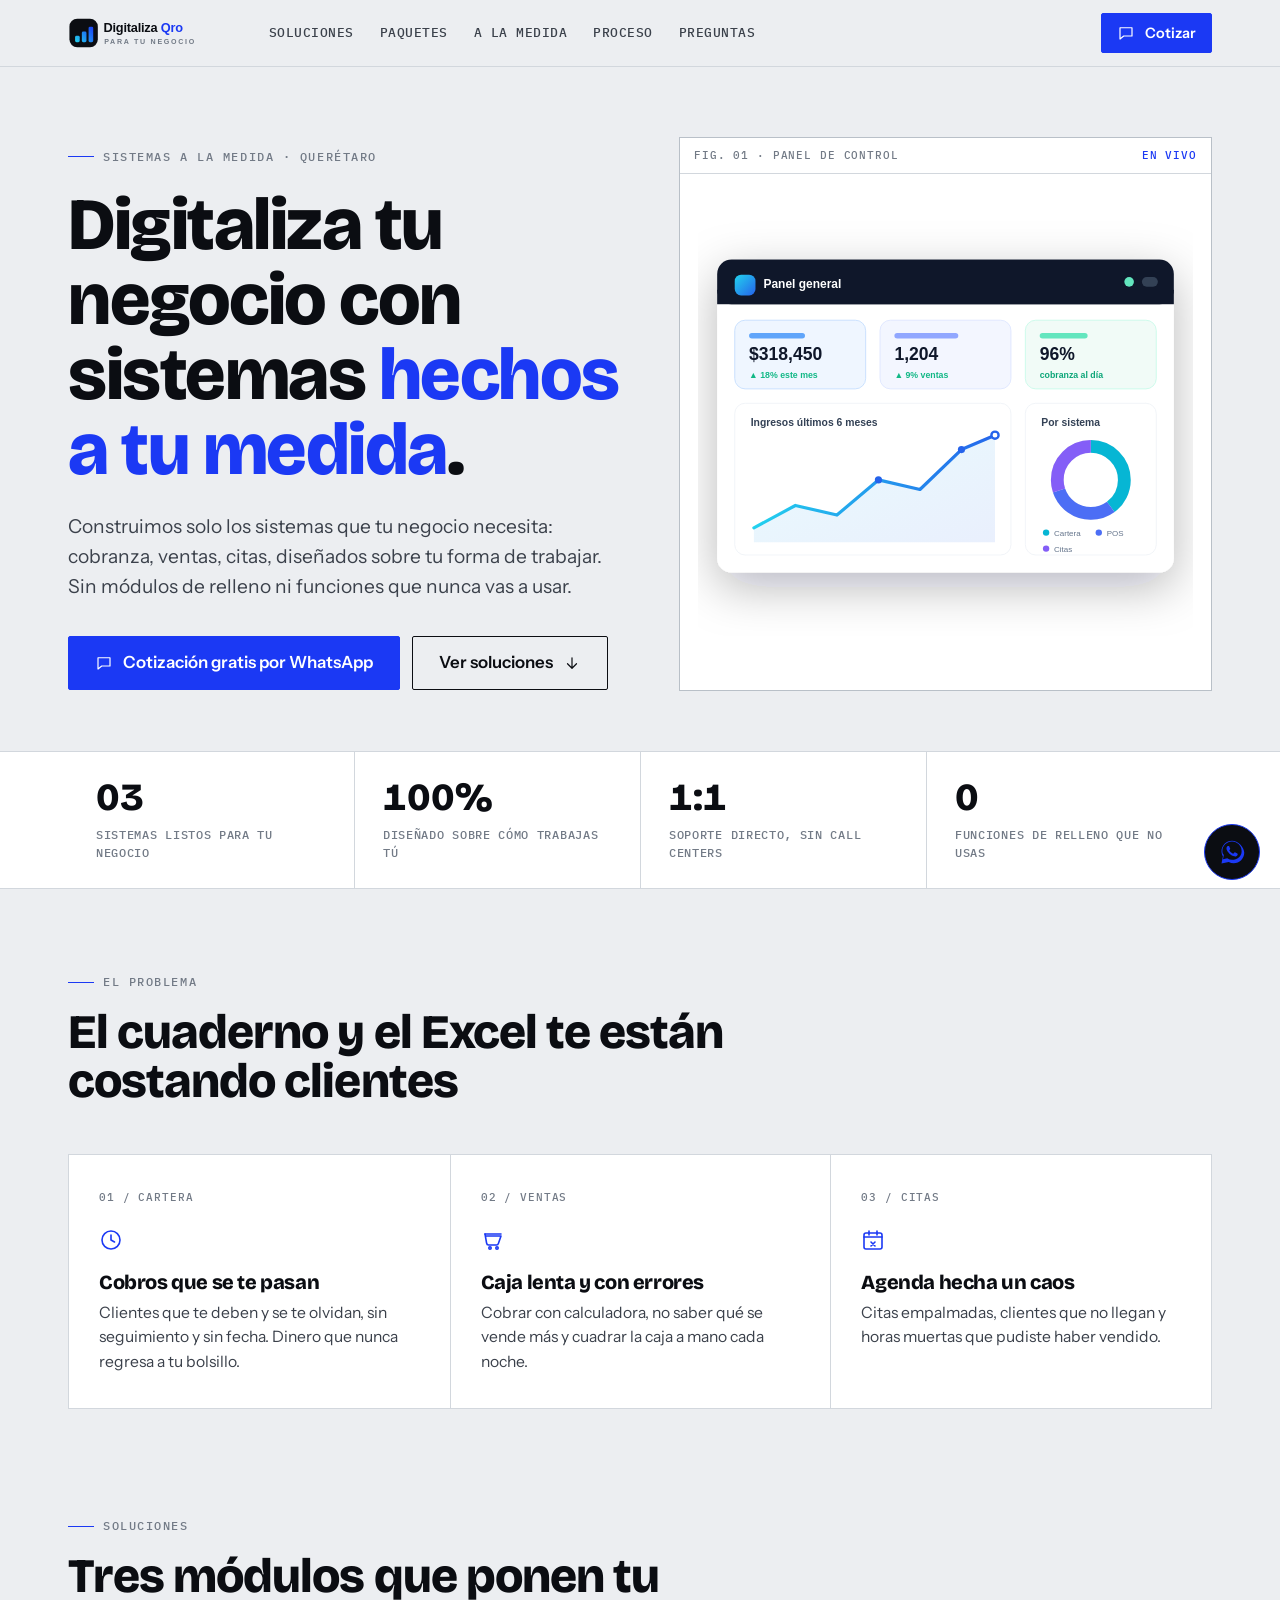
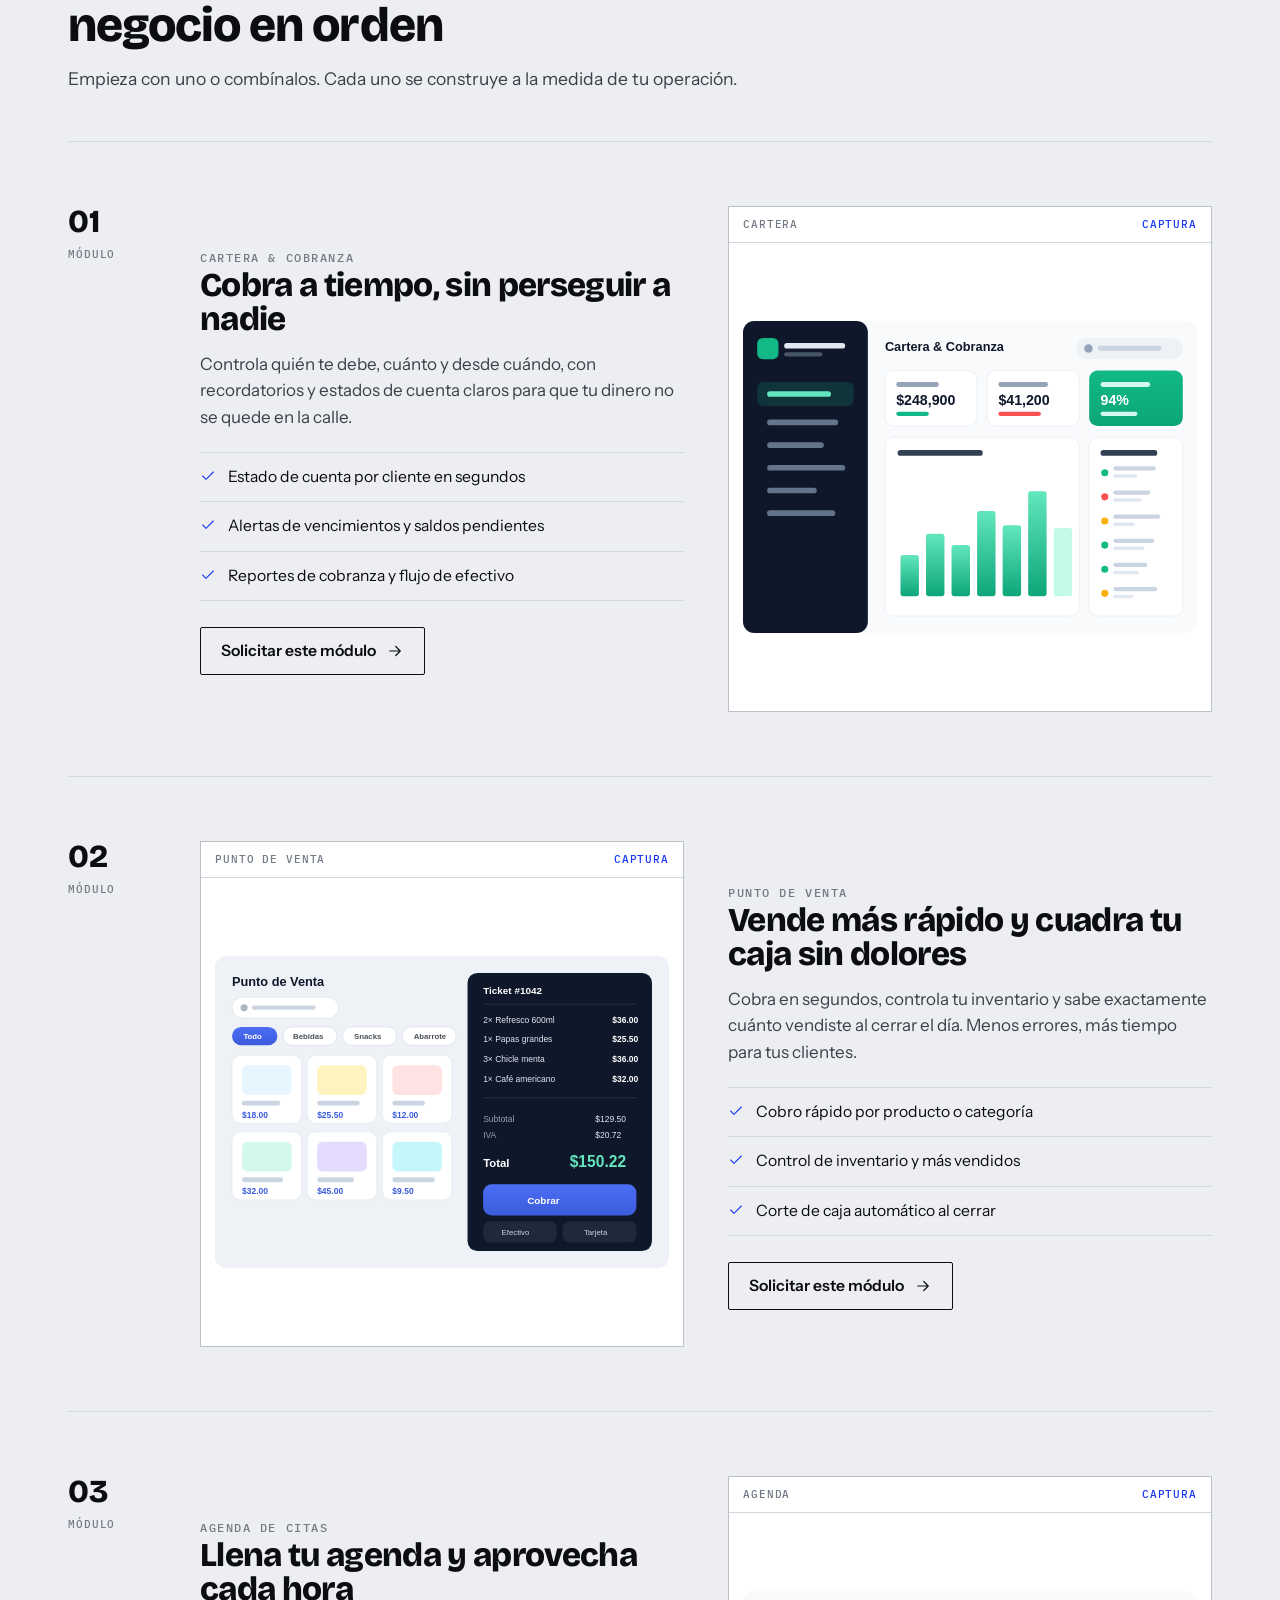
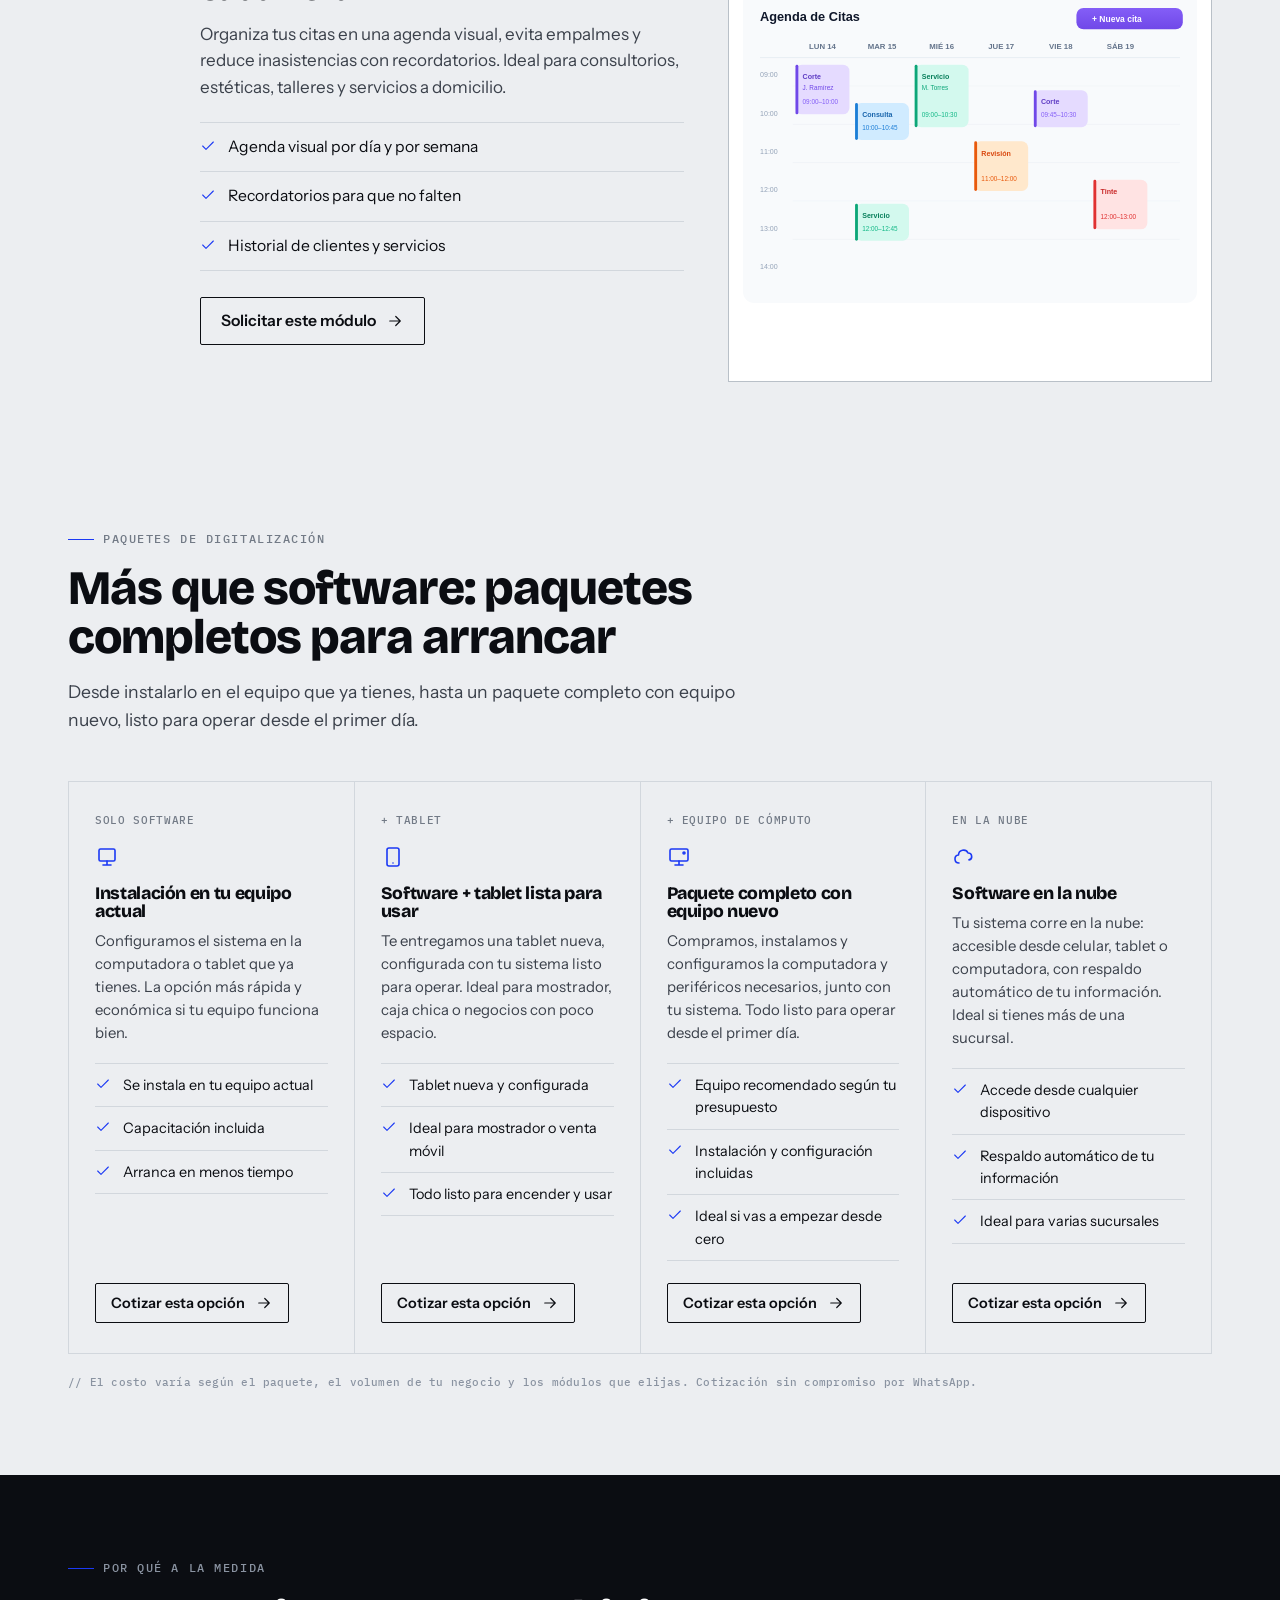
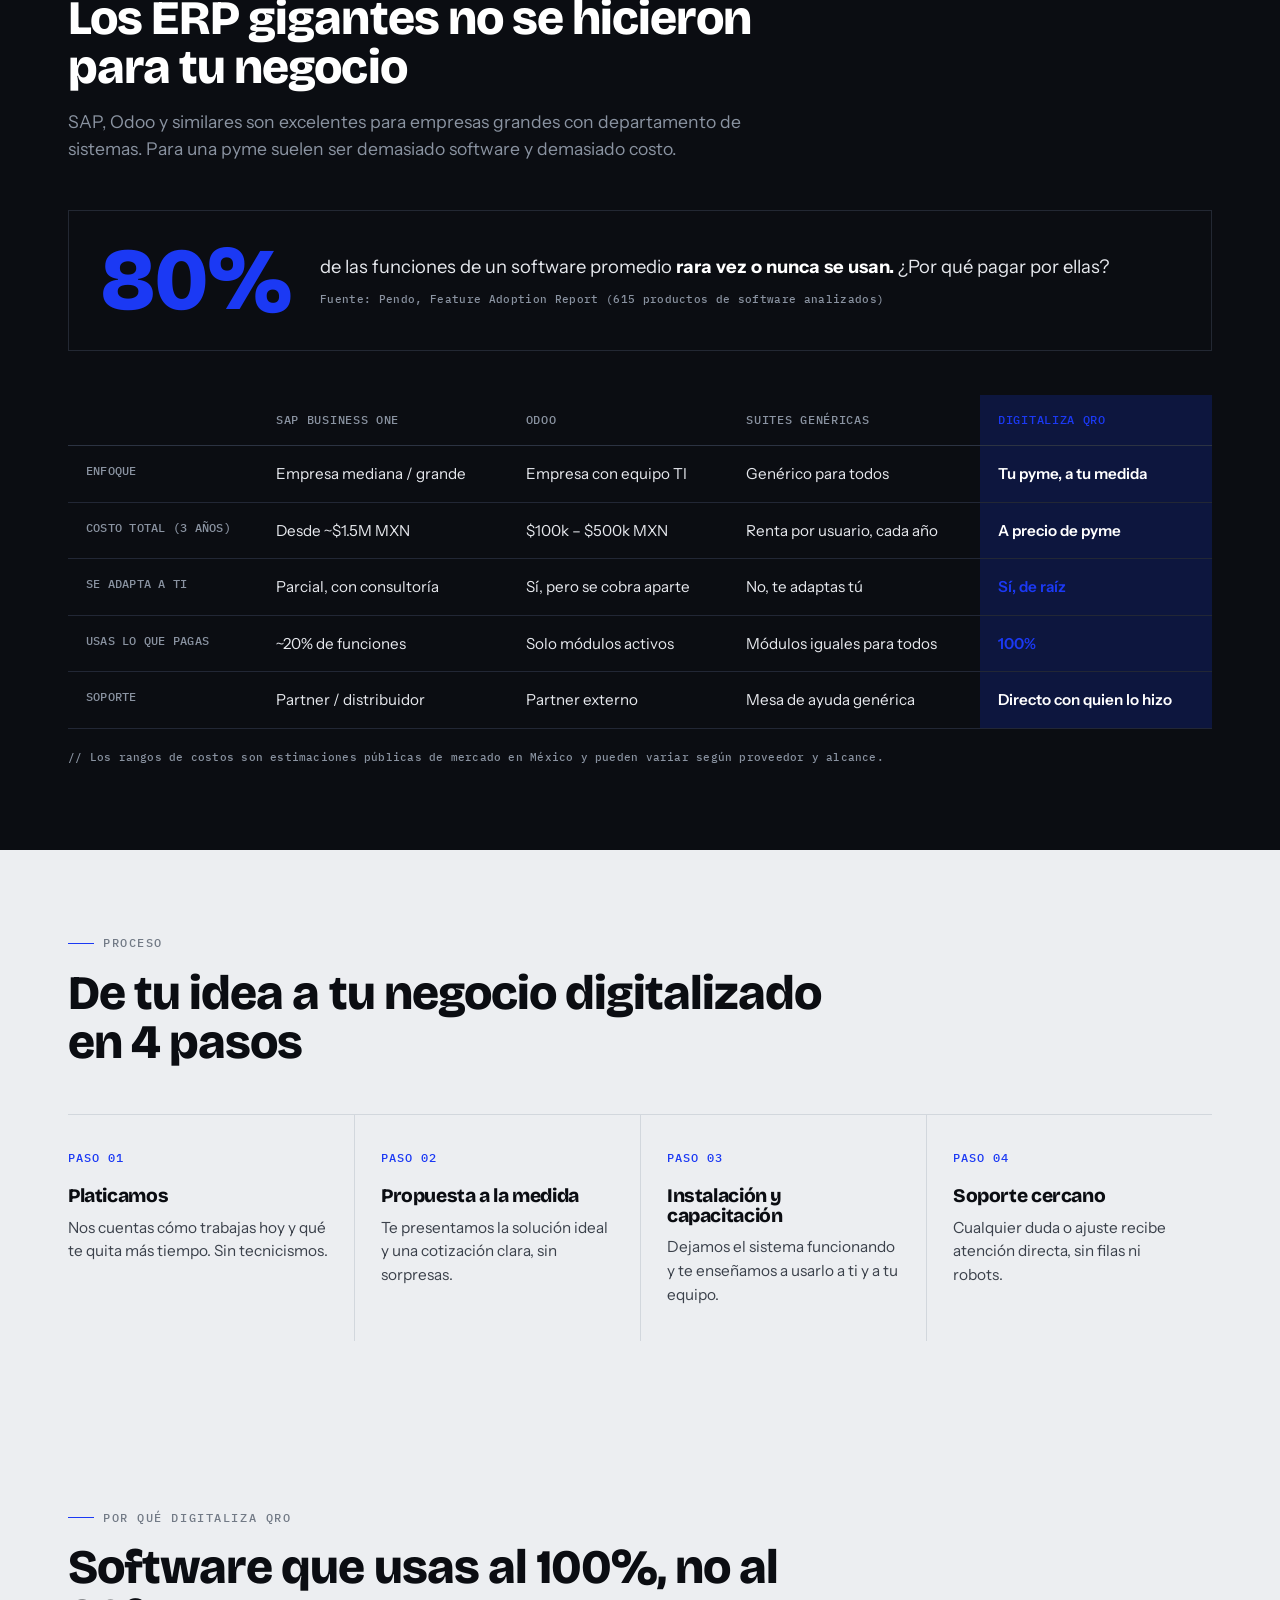
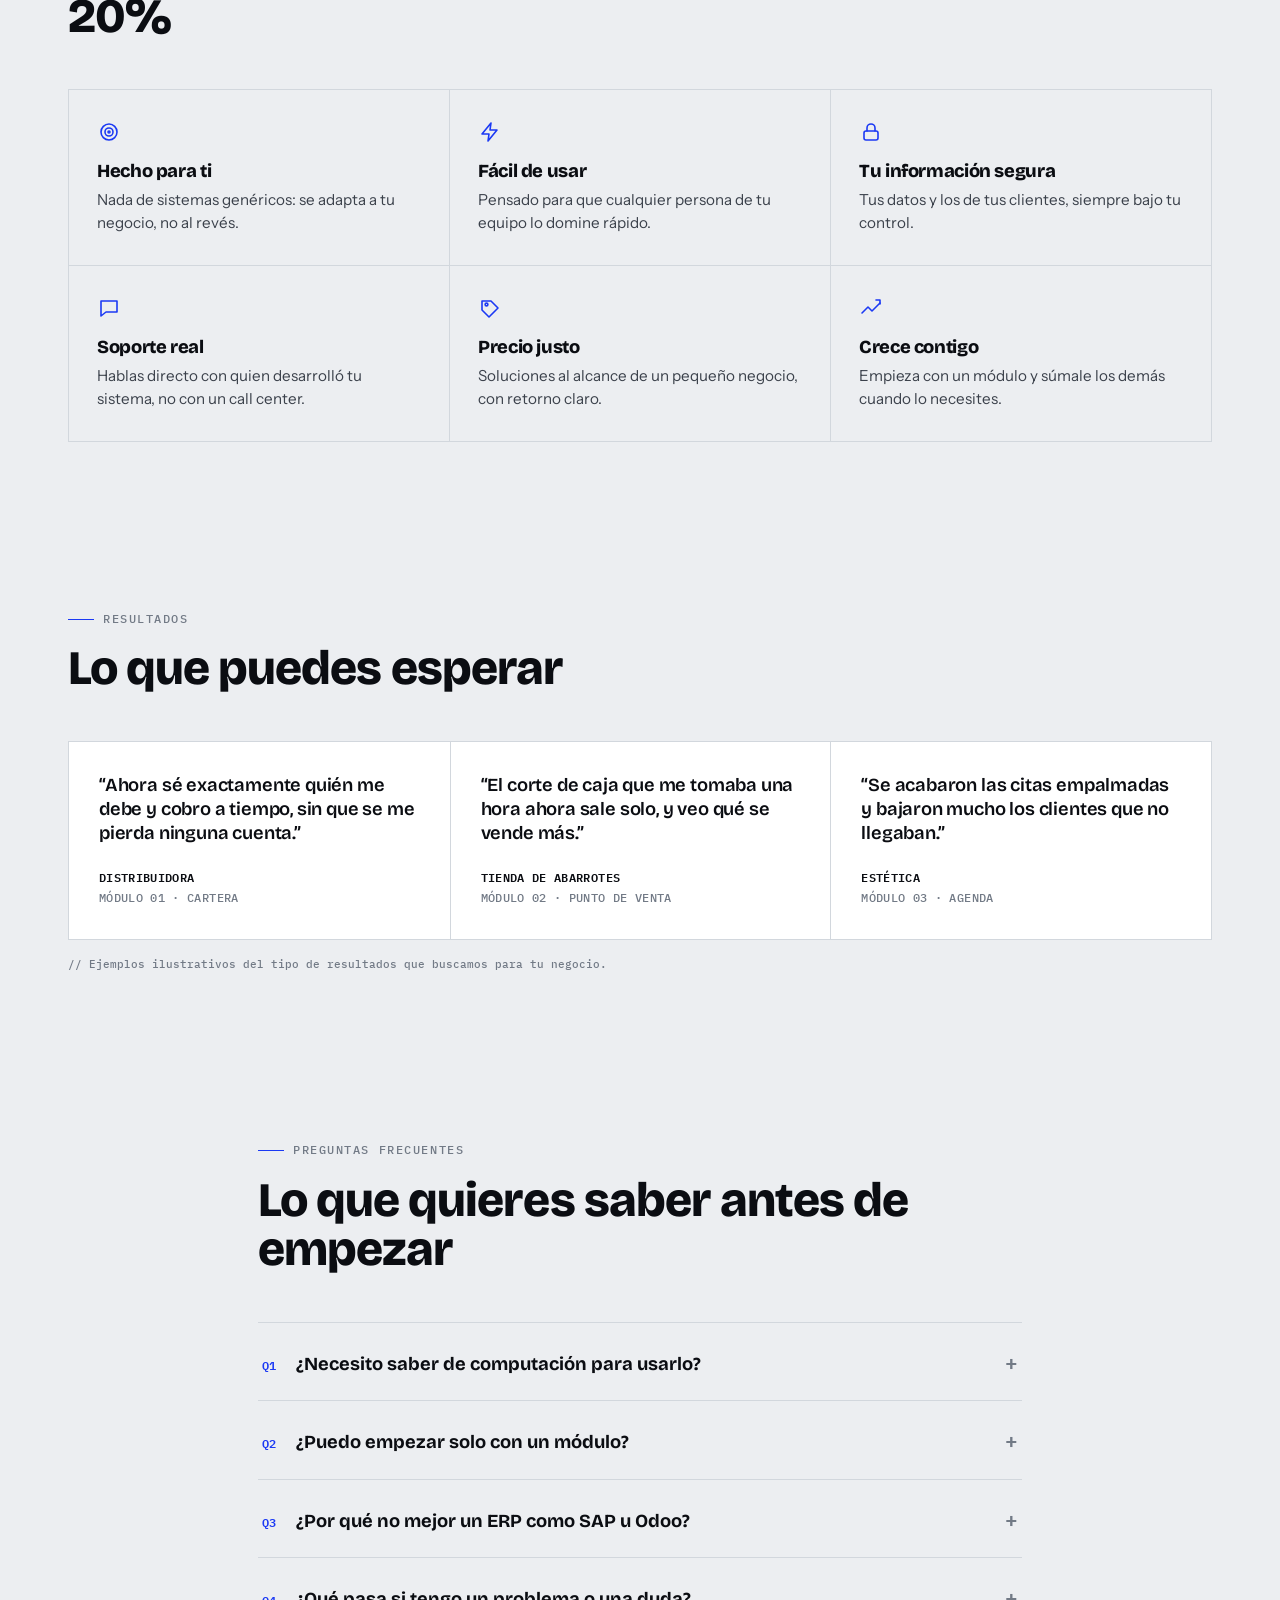
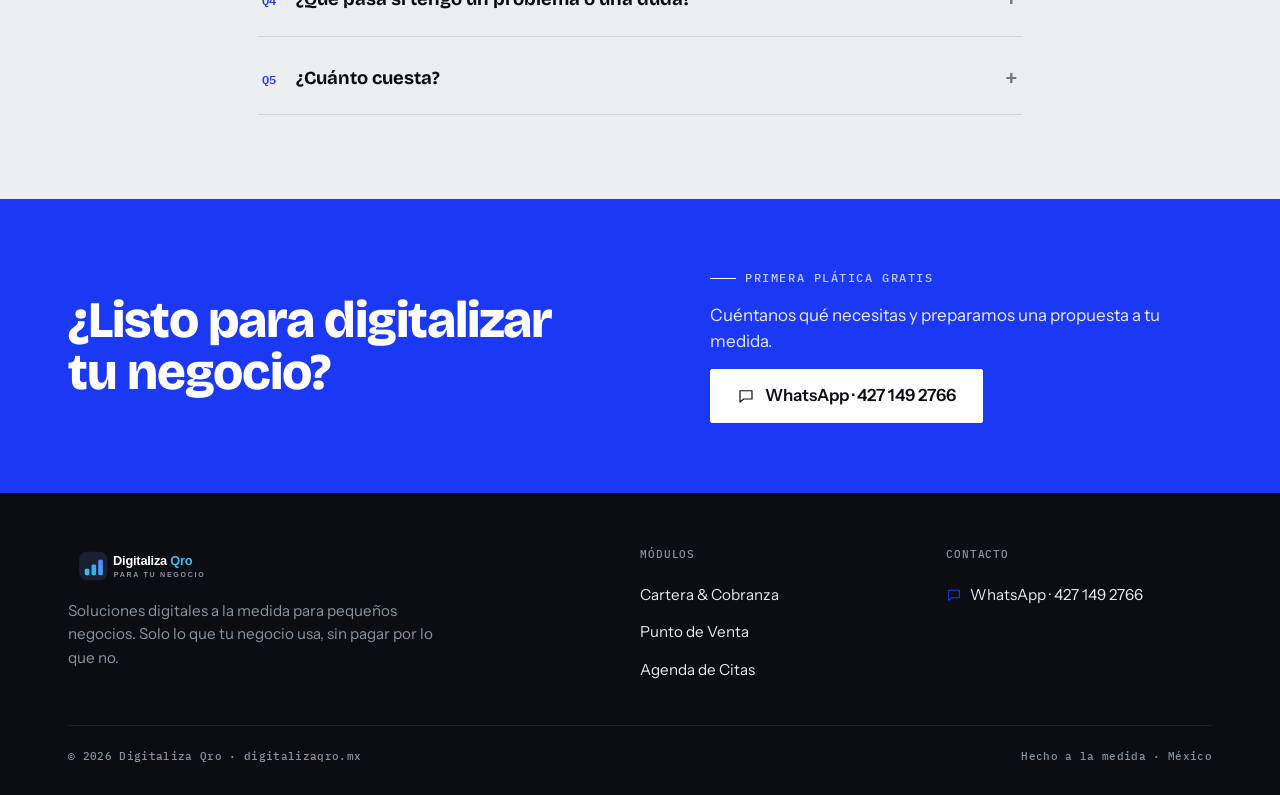
<file: index.html>
<!DOCTYPE html>
<html lang="es">
<head>
  <meta charset="UTF-8" />
  <meta name="viewport" content="width=device-width, initial-scale=1.0" />
  <title>Digitaliza Qro · Sistemas a la medida para tu negocio</title>
  <meta name="description" content="Digitaliza Qro construye sistemas a la medida para pequeños negocios de Querétaro: cartera y cobranza, punto de venta y agenda de citas. Solo lo que tu negocio usa, sin pagar por lo que no." />
  <meta name="theme-color" content="#0b0d12" />
  <link rel="icon" type="image/svg+xml" href="assets/favicon.svg" />
  <meta property="og:type" content="website" />
  <meta property="og:title" content="Digitaliza Qro · Sistemas a la medida para tu negocio" />
  <meta property="og:description" content="Soluciones digitales a la medida para pequeños negocios. Solo lo que tu negocio usa." />
  <meta property="og:locale" content="es_MX" />
  <link rel="stylesheet" href="styles.css" />
</head>
<body>

  <!-- ============ HEADER ============ -->
  <header class="hdr" id="top">
    <div class="wrap hdr__in">
      <a href="#top" class="brand" aria-label="Inicio de Digitaliza Qro">
        <img src="assets/logo.svg" alt="Digitaliza Qro, sistemas para tu negocio" width="188" height="40" />
      </a>
      <nav class="nav" aria-label="Principal">
        <a href="#soluciones">Soluciones</a>
        <a href="#paquetes">Paquetes</a>
        <a href="#comparativa">A la medida</a>
        <a href="#proceso">Proceso</a>
        <a href="#faq">Preguntas</a>
      </nav>
      <a class="btn btn--accent btn--sm hdr__cta" href="https://wa.me/524271492766?text=Hola%2C%20quiero%20una%20cotizaci%C3%B3n%20de%20Digitaliza%20Qro" target="_blank" rel="noopener">
        <svg class="i ico" viewBox="0 0 24 24" aria-hidden="true"><path d="M4 5h16v11H9l-5 4z"/></svg>
        Cotizar
      </a>
      <button class="burger" id="burger" aria-label="Menú" aria-expanded="false"><span></span><span></span><span></span></button>
    </div>
    <div class="mnav" id="mnav">
      <a href="#soluciones">Soluciones</a>
      <a href="#paquetes">Paquetes</a>
      <a href="#comparativa">A la medida</a>
      <a href="#proceso">Proceso</a>
      <a href="#faq">Preguntas</a>
      <a class="btn btn--accent" href="https://wa.me/524271492766" target="_blank" rel="noopener">Cotizar por WhatsApp</a>
    </div>
  </header>

  <main>
    <!-- ============ HERO ============ -->
    <section class="hero">
      <div class="wrap hero__in">
        <div class="hero__copy">
          <span class="kicker">Sistemas a la medida · Querétaro</span>
          <h1>Digitaliza tu negocio con sistemas <span class="accent">hechos a tu medida</span>.</h1>
          <p class="hero__lead">Construimos solo los sistemas que tu negocio necesita: cobranza, ventas, citas, diseñados sobre tu forma de trabajar. Sin módulos de relleno ni funciones que nunca vas a usar.</p>
          <div class="hero__cta">
            <a class="btn btn--accent btn--lg" href="https://wa.me/524271492766?text=Hola%2C%20quiero%20una%20cotizaci%C3%B3n%20para%20digitalizar%20mi%20negocio" target="_blank" rel="noopener">
              <svg class="i ico" viewBox="0 0 24 24" aria-hidden="true"><path d="M4 5h16v11H9l-5 4z"/></svg>
              Cotización gratis por WhatsApp
            </a>
            <a class="btn btn--ghost btn--lg" href="#soluciones">
              Ver soluciones
              <svg class="i ico" viewBox="0 0 24 24" aria-hidden="true"><path d="M12 5v14M6 13l6 6 6-6"/></svg>
            </a>
          </div>
        </div>
        <div class="hero__figure">
          <figure class="figure">
            <figcaption class="figure__bar"><span>Fig. 01 · Panel de control</span><span>en vivo</span></figcaption>
            <div class="figure__body">
              <img src="assets/hero-dashboard.svg" alt="Panel de control con ingresos, ventas y cobranza" width="620" height="480" loading="eager" />
            </div>
          </figure>
        </div>
      </div>
    </section>

    <!-- ============ SPECS / STATS ============ -->
    <section class="specs" aria-label="Cifras">
      <div class="wrap">
        <div class="specs__in">
          <div class="spec"><div class="spec__n">03</div><div class="spec__l">Sistemas listos para tu negocio</div></div>
          <div class="spec"><div class="spec__n">100%</div><div class="spec__l">Diseñado sobre cómo trabajas tú</div></div>
          <div class="spec"><div class="spec__n">1:1</div><div class="spec__l">Soporte directo, sin call centers</div></div>
          <div class="spec"><div class="spec__n">0</div><div class="spec__l">Funciones de relleno que no usas</div></div>
        </div>
      </div>
    </section>

    <!-- ============ PROBLEM ============ -->
    <section class="section wrap">
      <div class="sec-head">
        <span class="kicker">El problema</span>
        <h2>El cuaderno y el Excel te están costando clientes</h2>
      </div>
      <div class="prob__grid">
        <div class="prob__cell">
          <span class="prob__idx mono">01 / CARTERA</span>
          <svg class="ico" viewBox="0 0 24 24" aria-hidden="true"><circle cx="12" cy="12" r="9"/><path d="M12 7v5l3.5 2"/></svg>
          <h3>Cobros que se te pasan</h3>
          <p>Clientes que te deben y se te olvidan, sin seguimiento y sin fecha. Dinero que nunca regresa a tu bolsillo.</p>
        </div>
        <div class="prob__cell">
          <span class="prob__idx mono">02 / VENTAS</span>
          <svg class="ico" viewBox="0 0 24 24" aria-hidden="true"><path d="M4 6l16 .001"/><path d="M4 6l1.6 9.2a2 2 0 0 0 2 1.8h7.8a2 2 0 0 0 2-1.6L20 8H5"/><circle cx="9" cy="20" r="1.2"/><circle cx="16" cy="20" r="1.2"/></svg>
          <h3>Caja lenta y con errores</h3>
          <p>Cobrar con calculadora, no saber qué se vende más y cuadrar la caja a mano cada noche.</p>
        </div>
        <div class="prob__cell">
          <span class="prob__idx mono">03 / CITAS</span>
          <svg class="ico" viewBox="0 0 24 24" aria-hidden="true"><rect x="3" y="5" width="18" height="16" rx="2"/><path d="M3 9h18M8 3v4M16 3v4"/><path d="M10 14l4 4M14 14l-4 4"/></svg>
          <h3>Agenda hecha un caos</h3>
          <p>Citas empalmadas, clientes que no llegan y horas muertas que pudiste haber vendido.</p>
        </div>
      </div>
    </section>

    <!-- ============ SOLUTIONS ============ -->
    <section id="soluciones" class="wrap" style="padding-top:24px">
      <div class="sec-head">
        <span class="kicker">Soluciones</span>
        <h2>Tres módulos que ponen tu negocio en orden</h2>
        <p>Empieza con uno o combínalos. Cada uno se construye a la medida de tu operación.</p>
      </div>

      <!-- 01 -->
      <article class="mod">
        <div class="mod__grid">
          <div class="mod__meta">
            <div class="mod__num">01</div>
            <div class="mod__tag">Módulo</div>
          </div>
          <div class="mod__copy">
            <span class="kicker kicker--plain">Cartera &amp; Cobranza</span>
            <h3>Cobra a tiempo, sin perseguir a nadie</h3>
            <p>Controla quién te debe, cuánto y desde cuándo, con recordatorios y estados de cuenta claros para que tu dinero no se quede en la calle.</p>
            <ul class="mod__list">
              <li><svg class="ico" viewBox="0 0 24 24"><path d="M4 12l5 5L20 6"/></svg> Estado de cuenta por cliente en segundos</li>
              <li><svg class="ico" viewBox="0 0 24 24"><path d="M4 12l5 5L20 6"/></svg> Alertas de vencimientos y saldos pendientes</li>
              <li><svg class="ico" viewBox="0 0 24 24"><path d="M4 12l5 5L20 6"/></svg> Reportes de cobranza y flujo de efectivo</li>
            </ul>
            <a class="btn btn--ghost" href="https://wa.me/524271492766?text=Me%20interesa%20el%20m%C3%B3dulo%20de%20Cartera%20y%20Cobranza" target="_blank" rel="noopener">Solicitar este módulo
              <svg class="i ico" viewBox="0 0 24 24"><path d="M5 12h14M13 6l6 6-6 6"/></svg></a>
          </div>
          <div class="mod__media">
            <figure class="figure"><figcaption class="figure__bar"><span>Cartera</span><span>captura</span></figcaption>
              <div class="figure__body"><img src="assets/mockup-cartera.svg" alt="Sistema de cartera y cobranza" width="640" height="440" loading="lazy" /></div>
            </figure>
          </div>
        </div>
      </article>

      <!-- 02 -->
      <article class="mod mod--rev">
        <div class="mod__grid">
          <div class="mod__meta">
            <div class="mod__num">02</div>
            <div class="mod__tag">Módulo</div>
          </div>
          <div class="mod__copy">
            <span class="kicker kicker--plain">Punto de Venta</span>
            <h3>Vende más rápido y cuadra tu caja sin dolores</h3>
            <p>Cobra en segundos, controla tu inventario y sabe exactamente cuánto vendiste al cerrar el día. Menos errores, más tiempo para tus clientes.</p>
            <ul class="mod__list">
              <li><svg class="ico" viewBox="0 0 24 24"><path d="M4 12l5 5L20 6"/></svg> Cobro rápido por producto o categoría</li>
              <li><svg class="ico" viewBox="0 0 24 24"><path d="M4 12l5 5L20 6"/></svg> Control de inventario y más vendidos</li>
              <li><svg class="ico" viewBox="0 0 24 24"><path d="M4 12l5 5L20 6"/></svg> Corte de caja automático al cerrar</li>
            </ul>
            <a class="btn btn--ghost" href="https://wa.me/524271492766?text=Me%20interesa%20el%20m%C3%B3dulo%20de%20Punto%20de%20Venta" target="_blank" rel="noopener">Solicitar este módulo
              <svg class="i ico" viewBox="0 0 24 24"><path d="M5 12h14M13 6l6 6-6 6"/></svg></a>
          </div>
          <div class="mod__media">
            <figure class="figure"><figcaption class="figure__bar"><span>Punto de venta</span><span>captura</span></figcaption>
              <div class="figure__body"><img src="assets/mockup-pos.svg" alt="Pantalla de punto de venta" width="640" height="440" loading="lazy" /></div>
            </figure>
          </div>
        </div>
      </article>

      <!-- 03 -->
      <article class="mod">
        <div class="mod__grid">
          <div class="mod__meta">
            <div class="mod__num">03</div>
            <div class="mod__tag">Módulo</div>
          </div>
          <div class="mod__copy">
            <span class="kicker kicker--plain">Agenda de Citas</span>
            <h3>Llena tu agenda y aprovecha cada hora</h3>
            <p>Organiza tus citas en una agenda visual, evita empalmes y reduce inasistencias con recordatorios. Ideal para consultorios, estéticas, talleres y servicios a domicilio.</p>
            <ul class="mod__list">
              <li><svg class="ico" viewBox="0 0 24 24"><path d="M4 12l5 5L20 6"/></svg> Agenda visual por día y por semana</li>
              <li><svg class="ico" viewBox="0 0 24 24"><path d="M4 12l5 5L20 6"/></svg> Recordatorios para que no falten</li>
              <li><svg class="ico" viewBox="0 0 24 24"><path d="M4 12l5 5L20 6"/></svg> Historial de clientes y servicios</li>
            </ul>
            <a class="btn btn--ghost" href="https://wa.me/524271492766?text=Me%20interesa%20el%20m%C3%B3dulo%20de%20Agenda%20de%20Citas" target="_blank" rel="noopener">Solicitar este módulo
              <svg class="i ico" viewBox="0 0 24 24"><path d="M5 12h14M13 6l6 6-6 6"/></svg></a>
          </div>
          <div class="mod__media">
            <figure class="figure"><figcaption class="figure__bar"><span>Agenda</span><span>captura</span></figcaption>
              <div class="figure__body"><img src="assets/mockup-citas.svg" alt="Agenda de citas" width="640" height="440" loading="lazy" /></div>
            </figure>
          </div>
        </div>
      </article>
    </section>

    <!-- ============ PACKAGES ============ -->
    <section id="paquetes" class="section wrap">
      <div class="sec-head">
        <span class="kicker">Paquetes de digitalización</span>
        <h2>Más que software: paquetes completos para arrancar</h2>
        <p>Desde instalarlo en el equipo que ya tienes, hasta un paquete completo con equipo nuevo, listo para operar desde el primer día.</p>
      </div>
      <div class="pack-grid">
        <div class="pack">
          <span class="pack__tag mono">Solo software</span>
          <svg class="ico" viewBox="0 0 24 24" aria-hidden="true"><rect x="4" y="4" width="16" height="12" rx="1.5"/><path d="M8 20h8M12 16v4"/></svg>
          <h3>Instalación en tu equipo actual</h3>
          <p>Configuramos el sistema en la computadora o tablet que ya tienes. La opción más rápida y económica si tu equipo funciona bien.</p>
          <ul class="mod__list">
            <li><svg class="ico" viewBox="0 0 24 24"><path d="M4 12l5 5L20 6"/></svg> Se instala en tu equipo actual</li>
            <li><svg class="ico" viewBox="0 0 24 24"><path d="M4 12l5 5L20 6"/></svg> Capacitación incluida</li>
            <li><svg class="ico" viewBox="0 0 24 24"><path d="M4 12l5 5L20 6"/></svg> Arranca en menos tiempo</li>
          </ul>
          <a class="btn btn--ghost btn--sm" href="https://wa.me/524271492766?text=Hola%2C%20quiero%20cotizar%20la%20instalaci%C3%B3n%20del%20software%20en%20mi%20equipo%20actual" target="_blank" rel="noopener">Cotizar esta opción
            <svg class="i ico" viewBox="0 0 24 24"><path d="M5 12h14M13 6l6 6-6 6"/></svg></a>
        </div>
        <div class="pack">
          <span class="pack__tag mono">+ Tablet</span>
          <svg class="ico" viewBox="0 0 24 24" aria-hidden="true"><rect x="6" y="3" width="12" height="18" rx="2"/><path d="M12 18h.01"/></svg>
          <h3>Software + tablet lista para usar</h3>
          <p>Te entregamos una tablet nueva, configurada con tu sistema listo para operar. Ideal para mostrador, caja chica o negocios con poco espacio.</p>
          <ul class="mod__list">
            <li><svg class="ico" viewBox="0 0 24 24"><path d="M4 12l5 5L20 6"/></svg> Tablet nueva y configurada</li>
            <li><svg class="ico" viewBox="0 0 24 24"><path d="M4 12l5 5L20 6"/></svg> Ideal para mostrador o venta móvil</li>
            <li><svg class="ico" viewBox="0 0 24 24"><path d="M4 12l5 5L20 6"/></svg> Todo listo para encender y usar</li>
          </ul>
          <a class="btn btn--ghost btn--sm" href="https://wa.me/524271492766?text=Hola%2C%20quiero%20cotizar%20el%20paquete%20de%20software%20con%20tablet" target="_blank" rel="noopener">Cotizar esta opción
            <svg class="i ico" viewBox="0 0 24 24"><path d="M5 12h14M13 6l6 6-6 6"/></svg></a>
        </div>
        <div class="pack">
          <span class="pack__tag mono">+ Equipo de cómputo</span>
          <svg class="ico" viewBox="0 0 24 24" aria-hidden="true"><rect x="3" y="4" width="18" height="12" rx="1.5"/><path d="M8 20h8M12 16v4"/><circle cx="17" cy="8" r="1"/></svg>
          <h3>Paquete completo con equipo nuevo</h3>
          <p>Compramos, instalamos y configuramos la computadora y periféricos necesarios, junto con tu sistema. Todo listo para operar desde el primer día.</p>
          <ul class="mod__list">
            <li><svg class="ico" viewBox="0 0 24 24"><path d="M4 12l5 5L20 6"/></svg> Equipo recomendado según tu presupuesto</li>
            <li><svg class="ico" viewBox="0 0 24 24"><path d="M4 12l5 5L20 6"/></svg> Instalación y configuración incluidas</li>
            <li><svg class="ico" viewBox="0 0 24 24"><path d="M4 12l5 5L20 6"/></svg> Ideal si vas a empezar desde cero</li>
          </ul>
          <a class="btn btn--ghost btn--sm" href="https://wa.me/524271492766?text=Hola%2C%20quiero%20cotizar%20el%20paquete%20completo%20con%20equipo%20de%20c%C3%B3mputo" target="_blank" rel="noopener">Cotizar esta opción
            <svg class="i ico" viewBox="0 0 24 24"><path d="M5 12h14M13 6l6 6-6 6"/></svg></a>
        </div>
        <div class="pack">
          <span class="pack__tag mono">En la nube</span>
          <svg class="ico" viewBox="0 0 24 24" aria-hidden="true"><path d="M7 18a4 4 0 0 1-.5-7.97A5 5 0 0 1 16 8a3.5 3.5 0 0 1 1 6.9"/></svg>
          <h3>Software en la nube</h3>
          <p>Tu sistema corre en la nube: accesible desde celular, tablet o computadora, con respaldo automático de tu información. Ideal si tienes más de una sucursal.</p>
          <ul class="mod__list">
            <li><svg class="ico" viewBox="0 0 24 24"><path d="M4 12l5 5L20 6"/></svg> Accede desde cualquier dispositivo</li>
            <li><svg class="ico" viewBox="0 0 24 24"><path d="M4 12l5 5L20 6"/></svg> Respaldo automático de tu información</li>
            <li><svg class="ico" viewBox="0 0 24 24"><path d="M4 12l5 5L20 6"/></svg> Ideal para varias sucursales</li>
          </ul>
          <a class="btn btn--ghost btn--sm" href="https://wa.me/524271492766?text=Hola%2C%20quiero%20cotizar%20el%20software%20en%20la%20nube" target="_blank" rel="noopener">Cotizar esta opción
            <svg class="i ico" viewBox="0 0 24 24"><path d="M5 12h14M13 6l6 6-6 6"/></svg></a>
        </div>
      </div>
      <p class="compare__note">// El costo varía según el paquete, el volumen de tu negocio y los módulos que elijas. Cotización sin compromiso por WhatsApp.</p>
    </section>

    <!-- ============ COMPARE ============ -->
    <section id="comparativa" class="compare section">
      <div class="wrap">
        <div class="sec-head">
          <span class="kicker">Por qué a la medida</span>
          <h2>Los ERP gigantes no se hicieron para tu negocio</h2>
          <p>SAP, Odoo y similares son excelentes para empresas grandes con departamento de sistemas. Para una pyme suelen ser demasiado software y demasiado costo.</p>
        </div>

        <div class="bigstat">
          <div class="bigstat__n">80%</div>
          <div>
            <p class="bigstat__t">de las funciones de un software promedio <b>rara vez o nunca se usan.</b> ¿Por qué pagar por ellas?</p>
            <span class="bigstat__src">Fuente: Pendo, Feature Adoption Report (615 productos de software analizados)</span>
          </div>
        </div>

        <div class="matrix__scroll">
          <table class="matrix">
            <colgroup><col /><col /><col /><col /><col class="is-us" /></colgroup>
            <thead>
              <tr>
                <th scope="col"></th>
                <th scope="col">SAP Business One</th>
                <th scope="col">Odoo</th>
                <th scope="col">Suites genéricas</th>
                <th scope="col" class="is-us">Digitaliza Qro</th>
              </tr>
            </thead>
            <tbody>
              <tr>
                <th scope="row">Enfoque</th>
                <td>Empresa mediana / grande</td>
                <td>Empresa con equipo TI</td>
                <td>Genérico para todos</td>
                <td class="is-us">Tu pyme, a tu medida</td>
              </tr>
              <tr>
                <th scope="row">Costo total (3 años)</th>
                <td>Desde ~$1.5M MXN</td>
                <td>$100k – $500k MXN</td>
                <td>Renta por usuario, cada año</td>
                <td class="is-us">A precio de pyme</td>
              </tr>
              <tr>
                <th scope="row">Se adapta a ti</th>
                <td>Parcial, con consultoría</td>
                <td>Sí, pero se cobra aparte</td>
                <td>No, te adaptas tú</td>
                <td class="is-us"><span class="yes">Sí, de raíz</span></td>
              </tr>
              <tr>
                <th scope="row">Usas lo que pagas</th>
                <td>~20% de funciones</td>
                <td>Solo módulos activos</td>
                <td>Módulos iguales para todos</td>
                <td class="is-us"><span class="yes">100%</span></td>
              </tr>
              <tr>
                <th scope="row">Soporte</th>
                <td>Partner / distribuidor</td>
                <td>Partner externo</td>
                <td>Mesa de ayuda genérica</td>
                <td class="is-us">Directo con quien lo hizo</td>
              </tr>
            </tbody>
          </table>
        </div>
        <p class="compare__note">// Los rangos de costos son estimaciones públicas de mercado en México y pueden variar según proveedor y alcance.</p>
      </div>
    </section>

    <!-- ============ PROCESS ============ -->
    <section id="proceso" class="section wrap">
      <div class="sec-head">
        <span class="kicker">Proceso</span>
        <h2>De tu idea a tu negocio digitalizado en 4 pasos</h2>
      </div>
      <div class="proc__grid">
        <div class="proc__step"><span class="proc__n">PASO 01</span><h3>Platicamos</h3><p>Nos cuentas cómo trabajas hoy y qué te quita más tiempo. Sin tecnicismos.</p></div>
        <div class="proc__step"><span class="proc__n">PASO 02</span><h3>Propuesta a la medida</h3><p>Te presentamos la solución ideal y una cotización clara, sin sorpresas.</p></div>
        <div class="proc__step"><span class="proc__n">PASO 03</span><h3>Instalación y capacitación</h3><p>Dejamos el sistema funcionando y te enseñamos a usarlo a ti y a tu equipo.</p></div>
        <div class="proc__step"><span class="proc__n">PASO 04</span><h3>Soporte cercano</h3><p>Cualquier duda o ajuste recibe atención directa, sin filas ni robots.</p></div>
      </div>
    </section>

    <!-- ============ BENEFITS ============ -->
    <section class="section wrap">
      <div class="sec-head">
        <span class="kicker">Por qué Digitaliza Qro</span>
        <h2>Software que usas al 100%, no al 20%</h2>
      </div>
      <div class="ben__grid">
        <div class="ben"><svg class="ico" viewBox="0 0 24 24"><circle cx="12" cy="12" r="8"/><circle cx="12" cy="12" r="4"/><circle cx="12" cy="12" r="1"/></svg><h3>Hecho para ti</h3><p>Nada de sistemas genéricos: se adapta a tu negocio, no al revés.</p></div>
        <div class="ben"><svg class="ico" viewBox="0 0 24 24"><path d="M13 3L4 14h7l-1 7 9-11h-7z"/></svg><h3>Fácil de usar</h3><p>Pensado para que cualquier persona de tu equipo lo domine rápido.</p></div>
        <div class="ben"><svg class="ico" viewBox="0 0 24 24"><rect x="5" y="11" width="14" height="9" rx="2"/><path d="M8 11V8a4 4 0 0 1 8 0v3"/></svg><h3>Tu información segura</h3><p>Tus datos y los de tus clientes, siempre bajo tu control.</p></div>
        <div class="ben"><svg class="ico" viewBox="0 0 24 24"><path d="M4 5h16v11H9l-5 4z"/></svg><h3>Soporte real</h3><p>Hablas directo con quien desarrolló tu sistema, no con un call center.</p></div>
        <div class="ben"><svg class="ico" viewBox="0 0 24 24"><path d="M4 5h9l7 7-9 9-7-7z"/><circle cx="8.5" cy="8.5" r="1.4"/></svg><h3>Precio justo</h3><p>Soluciones al alcance de un pequeño negocio, con retorno claro.</p></div>
        <div class="ben"><svg class="ico" viewBox="0 0 24 24"><path d="M3 17l6-6 4 4 8-8"/><path d="M21 8V4h-4"/></svg><h3>Crece contigo</h3><p>Empieza con un módulo y súmale los demás cuando lo necesites.</p></div>
      </div>
    </section>

    <!-- ============ TESTIMONIALS ============ -->
    <section class="section wrap">
      <div class="sec-head">
        <span class="kicker">Resultados</span>
        <h2>Lo que puedes esperar</h2>
      </div>
      <div class="quotes">
        <blockquote class="quote">
          <p>“Ahora sé exactamente quién me debe y cobro a tiempo, sin que se me pierda ninguna cuenta.”</p>
          <footer><b>Distribuidora</b> Módulo 01 · Cartera</footer>
        </blockquote>
        <blockquote class="quote">
          <p>“El corte de caja que me tomaba una hora ahora sale solo, y veo qué se vende más.”</p>
          <footer><b>Tienda de abarrotes</b> Módulo 02 · Punto de venta</footer>
        </blockquote>
        <blockquote class="quote">
          <p>“Se acabaron las citas empalmadas y bajaron mucho los clientes que no llegaban.”</p>
          <footer><b>Estética</b> Módulo 03 · Agenda</footer>
        </blockquote>
      </div>
      <p class="quotes__note">// Ejemplos ilustrativos del tipo de resultados que buscamos para tu negocio.</p>
    </section>

    <!-- ============ FAQ ============ -->
    <section id="faq" class="section wrap faq">
      <div class="sec-head">
        <span class="kicker">Preguntas frecuentes</span>
        <h2>Lo que quieres saber antes de empezar</h2>
      </div>
      <details class="faq__item">
        <summary><span class="faq__q">Q1</span> ¿Necesito saber de computación para usarlo?<span class="plus">+</span></summary>
        <p>No. Los sistemas están diseñados para ser fáciles e intuitivos, y la capacitación está incluida. Si sabes usar un celular, puedes usarlos.</p>
      </details>
      <details class="faq__item">
        <summary><span class="faq__q">Q2</span> ¿Puedo empezar solo con un módulo?<span class="plus">+</span></summary>
        <p>Claro. Puedes comenzar con el que más te urja: cartera, punto de venta o citas, y sumar los demás cuando lo necesites.</p>
      </details>
      <details class="faq__item">
        <summary><span class="faq__q">Q3</span> ¿Por qué no mejor un ERP como SAP u Odoo?<span class="plus">+</span></summary>
        <p>Son grandes herramientas, pero están pensadas para empresas con presupuesto y personal de sistemas. La mayoría de las pymes termina pagando licencias e implementaciones costosas para usar una fracción de las funciones. Con una solución a la medida pagas solo por lo que sí vas a usar.</p>
      </details>
      <details class="faq__item">
        <summary><span class="faq__q">Q4</span> ¿Qué pasa si tengo un problema o una duda?<span class="plus">+</span></summary>
        <p>Puedes escribir directo por WhatsApp. El soporte es personalizado, con el equipo que desarrolla tu sistema.</p>
      </details>
      <details class="faq__item">
        <summary><span class="faq__q">Q5</span> ¿Cuánto cuesta?<span class="plus">+</span></summary>
        <p>Depende del módulo que necesites y qué tan a la medida lo quieras. Escribe por WhatsApp y recibe una cotización clara y sin compromiso.</p>
      </details>
    </section>
  </main>

  <!-- ============ CTA ============ -->
  <section class="cta" id="contacto">
    <div class="wrap cta__in">
      <h2>¿Listo para digitalizar tu negocio?</h2>
      <div class="cta__side">
        <span class="kicker">Primera plática gratis</span>
        <p style="color:rgba(255,255,255,.9)">Cuéntanos qué necesitas y preparamos una propuesta a tu medida.</p>
        <a class="btn btn--on-night btn--lg" href="https://wa.me/524271492766?text=Hola%2C%20quiero%20digitalizar%20mi%20negocio%20con%20Digitaliza%20Qro" target="_blank" rel="noopener">
          <svg class="i ico" viewBox="0 0 24 24" aria-hidden="true"><path d="M4 5h16v11H9l-5 4z"/></svg>
          WhatsApp · 427 149 2766
        </a>
      </div>
    </div>
  </section>

  <!-- ============ FOOTER ============ -->
  <footer class="ft">
    <div class="wrap">
      <div class="ft__grid">
        <div class="ft__brand">
          <img src="assets/logo-light.svg" alt="Digitaliza Qro, sistemas para tu negocio" width="188" height="40" />
          <p>Soluciones digitales a la medida para pequeños negocios. Solo lo que tu negocio usa, sin pagar por lo que no.</p>
        </div>
        <div class="ft__col">
          <h4>Módulos</h4>
          <a href="#soluciones">Cartera &amp; Cobranza</a>
          <a href="#soluciones">Punto de Venta</a>
          <a href="#soluciones">Agenda de Citas</a>
        </div>
        <div class="ft__col">
          <h4>Contacto</h4>
          <a href="https://wa.me/524271492766" target="_blank" rel="noopener">
            <svg class="ico" viewBox="0 0 24 24" aria-hidden="true"><path d="M4 5h16v11H9l-5 4z"/></svg>
            WhatsApp · 427 149 2766
          </a>
        </div>
      </div>
      <div class="ft__bot">
        <span>© <span id="year">2026</span> Digitaliza Qro · digitalizaqro.mx</span>
        <span>Hecho a la medida · México</span>
      </div>
    </div>
  </footer>

  <a class="wafloat" href="https://wa.me/524271492766?text=Hola%2C%20quiero%20informaci%C3%B3n%20de%20Digitaliza%20Qro" target="_blank" rel="noopener" aria-label="Escríbenos por WhatsApp">
    <svg viewBox="0 0 32 32" aria-hidden="true"><path fill="#1b39f4" d="M16 3C9.4 3 4 8.4 4 15c0 2.1.6 4.1 1.6 5.9L4 29l8.3-1.6c1.7.9 3.7 1.4 5.7 1.4 6.6 0 12-5.4 12-12S22.6 3 16 3zm0 21.8c-1.8 0-3.5-.5-5-1.4l-.4-.2-4.9 1 1-4.8-.2-.4C5.5 18.4 5 16.7 5 15 5 9 9.9 4.1 16 4.1S27 9 27 15 22.1 24.8 16 24.8zm5.5-7.4c-.3-.2-1.8-.9-2-1-.3-.1-.5-.2-.7.2s-.8 1-1 1.2-.4.2-.7 0c-.3-.2-1.3-.5-2.4-1.5-.9-.8-1.5-1.8-1.7-2.1s0-.5.1-.6l.5-.6c.2-.2.2-.3.3-.5s0-.4 0-.6c-.1-.2-.7-1.7-1-2.3-.3-.6-.5-.5-.7-.5h-.6c-.2 0-.5.1-.8.4s-1.1 1-1.1 2.6 1.1 3 1.3 3.2c.2.2 2.3 3.5 5.5 4.9.8.3 1.4.5 1.8.7.8.2 1.5.2 2 .1.6-.1 1.8-.7 2-1.5.3-.7.3-1.4.2-1.5-.1-.2-.3-.2-.6-.4z"/></svg>
  </a>

  <script src="script.js"></script>
</body>
</html>
</file>
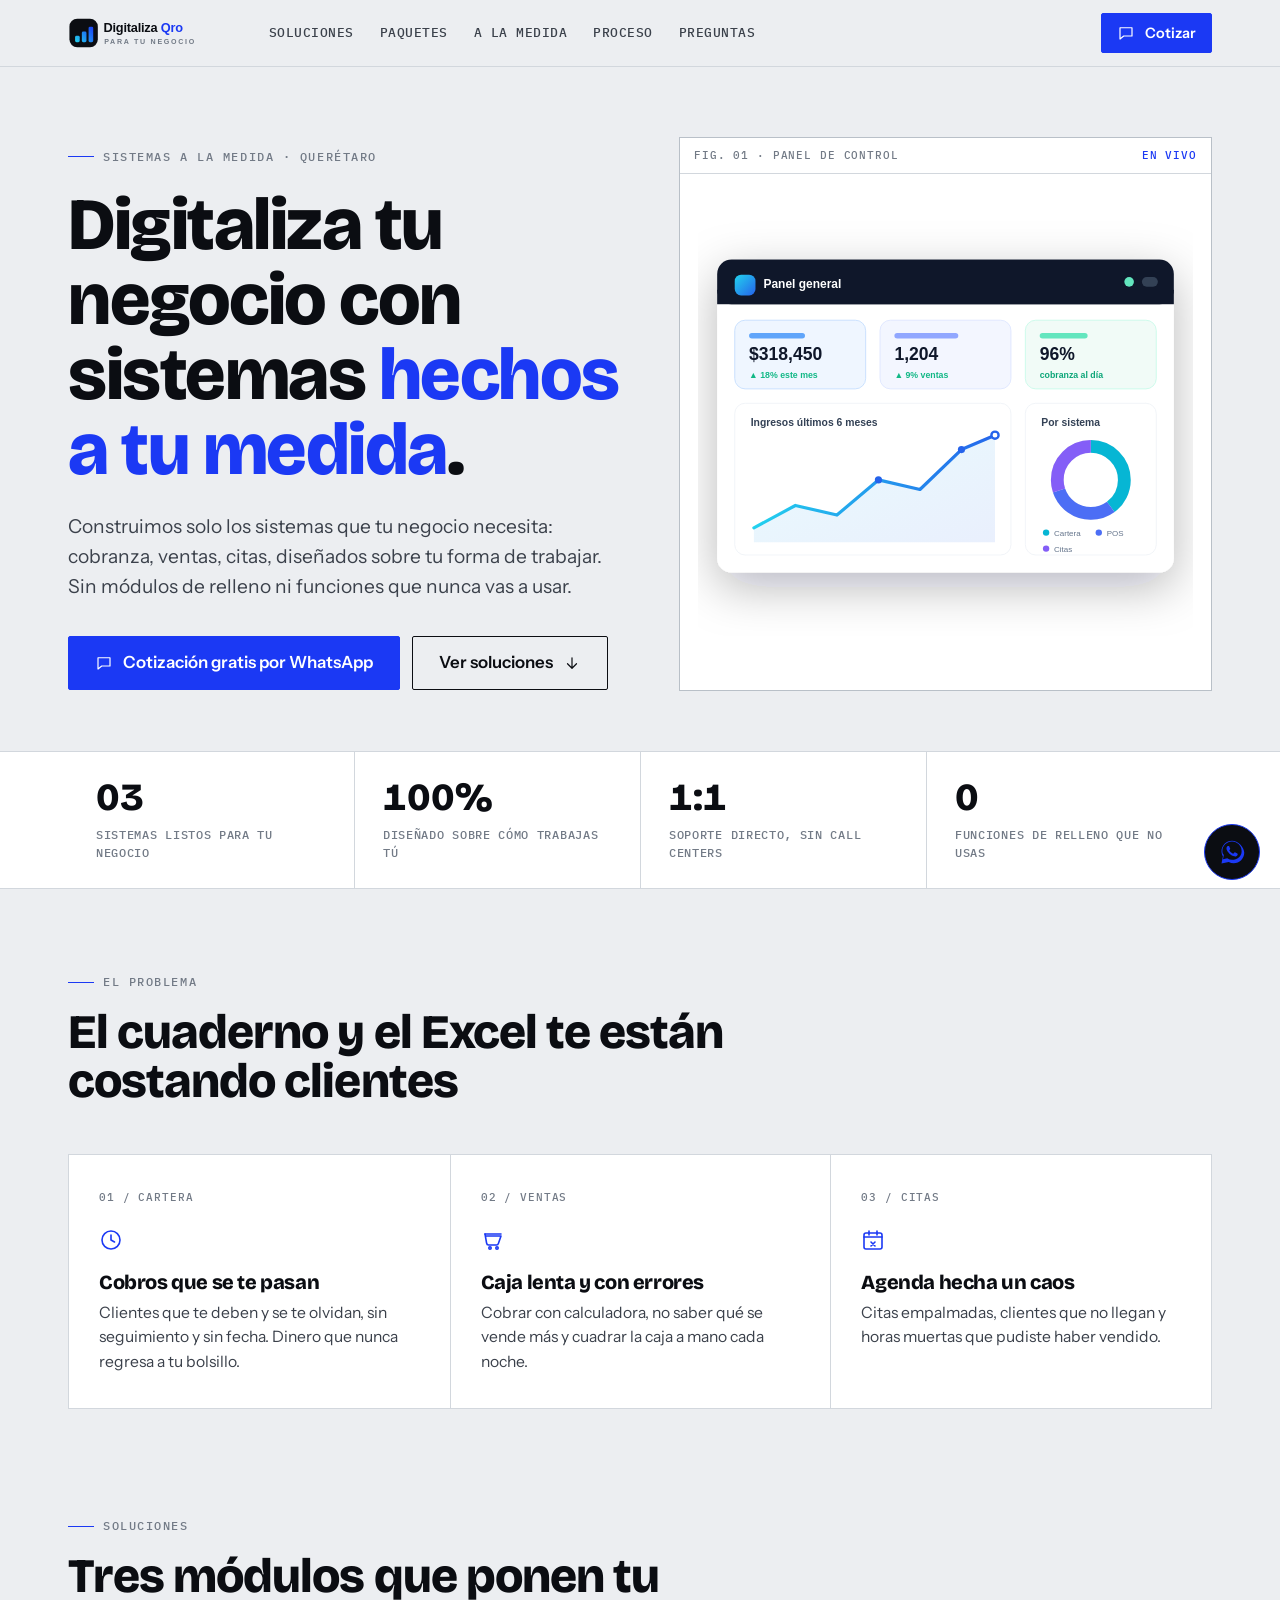
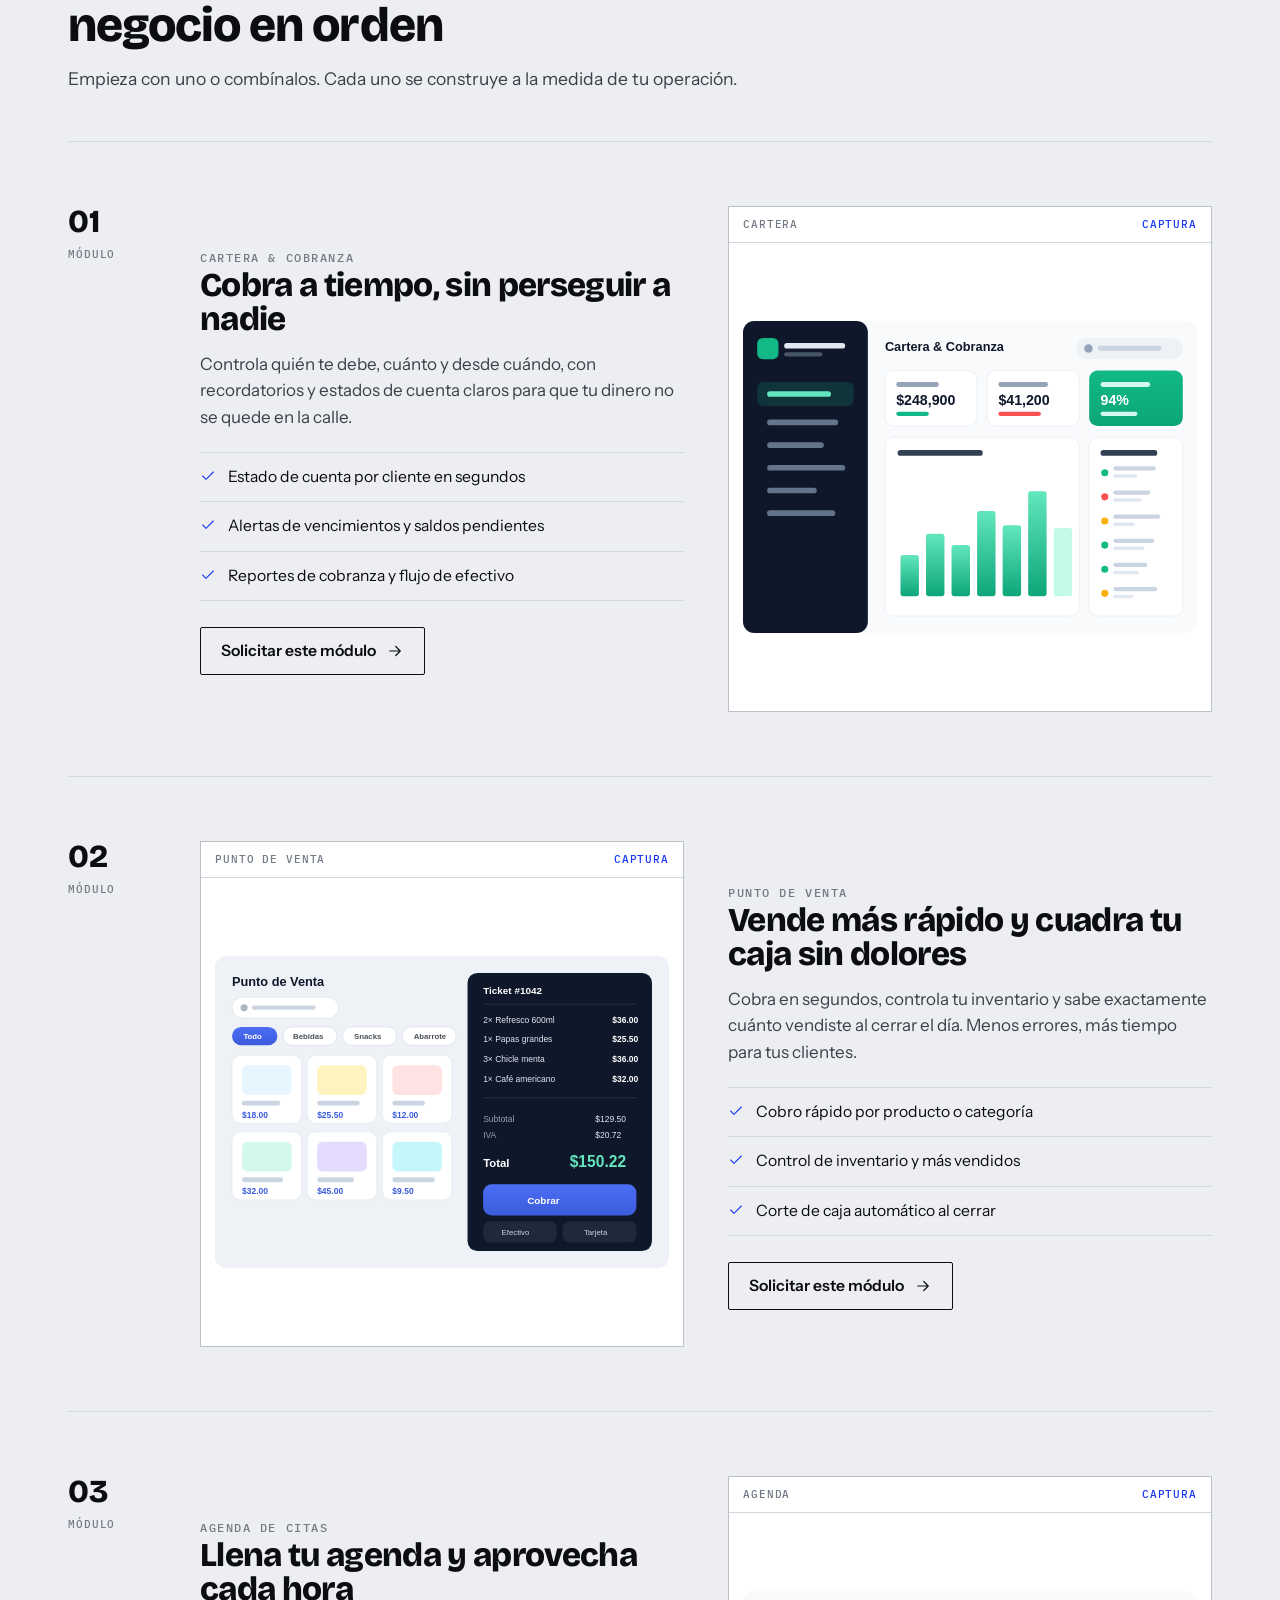
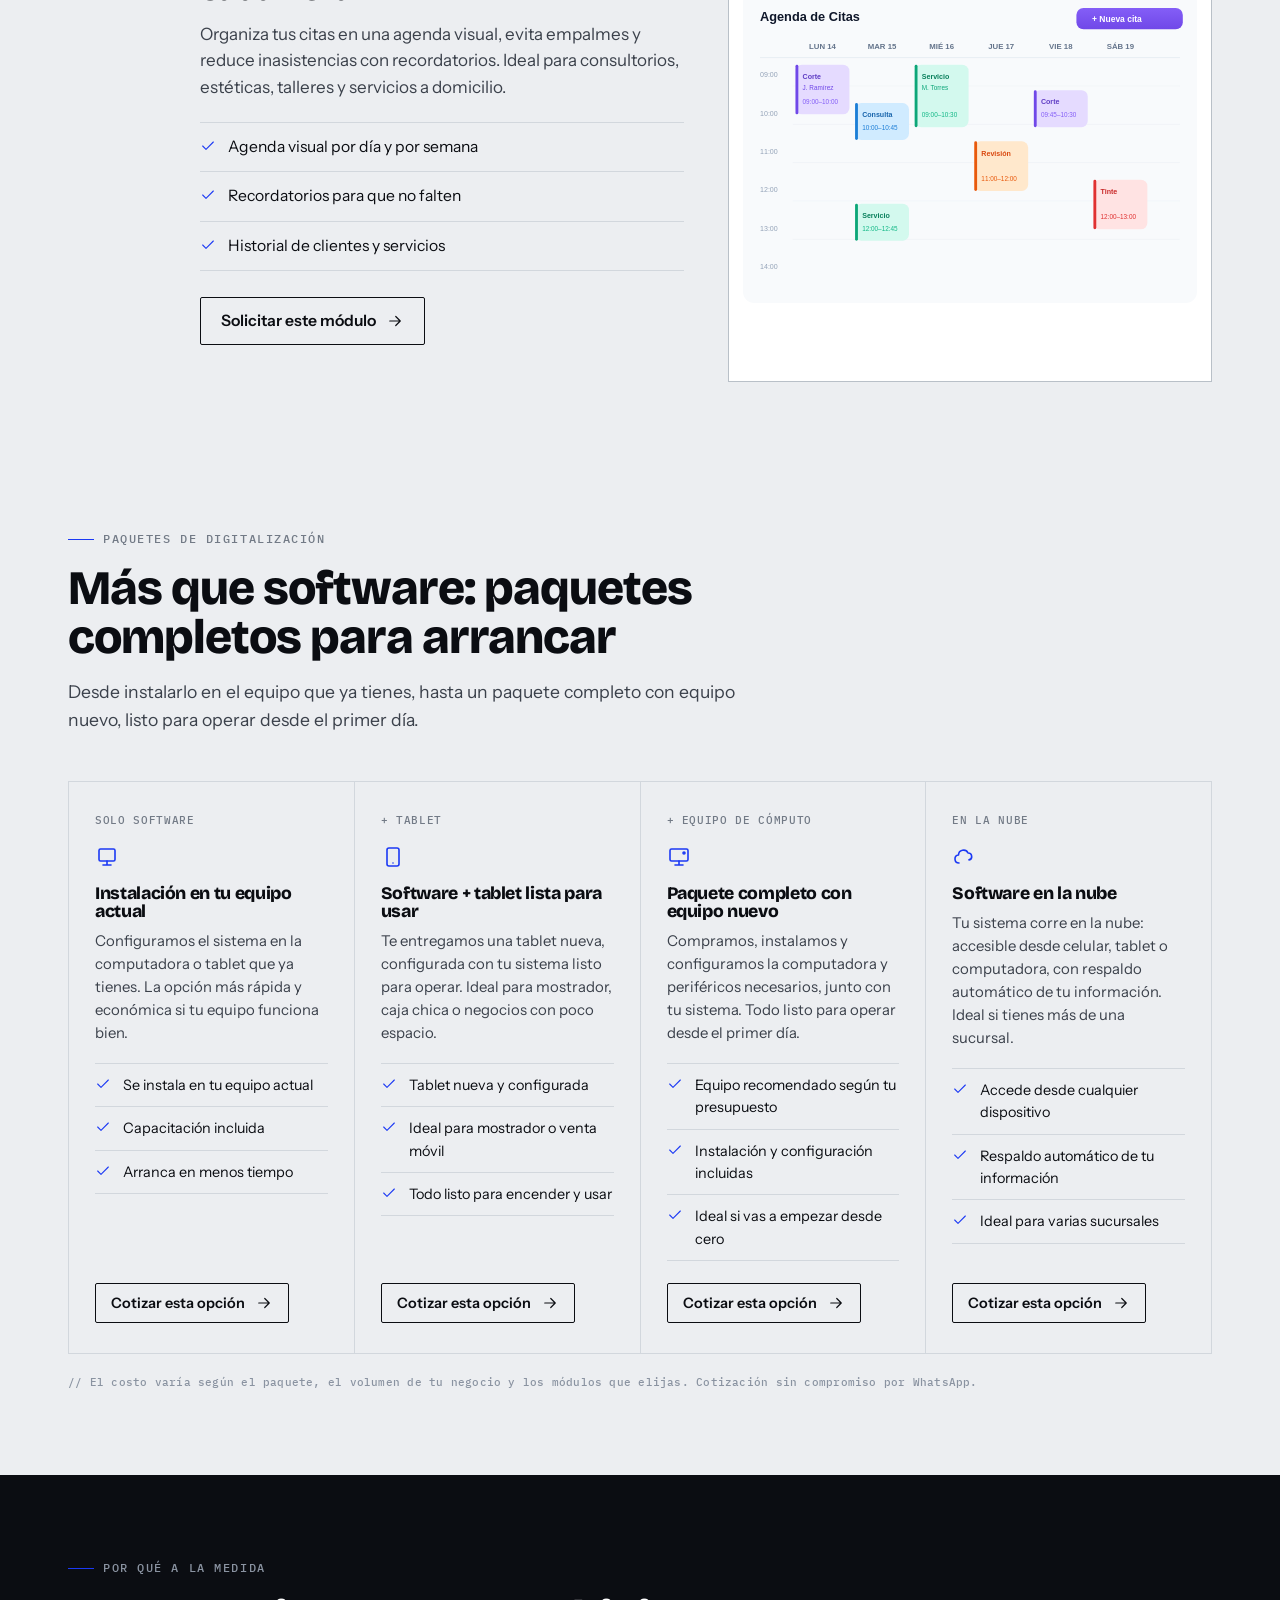
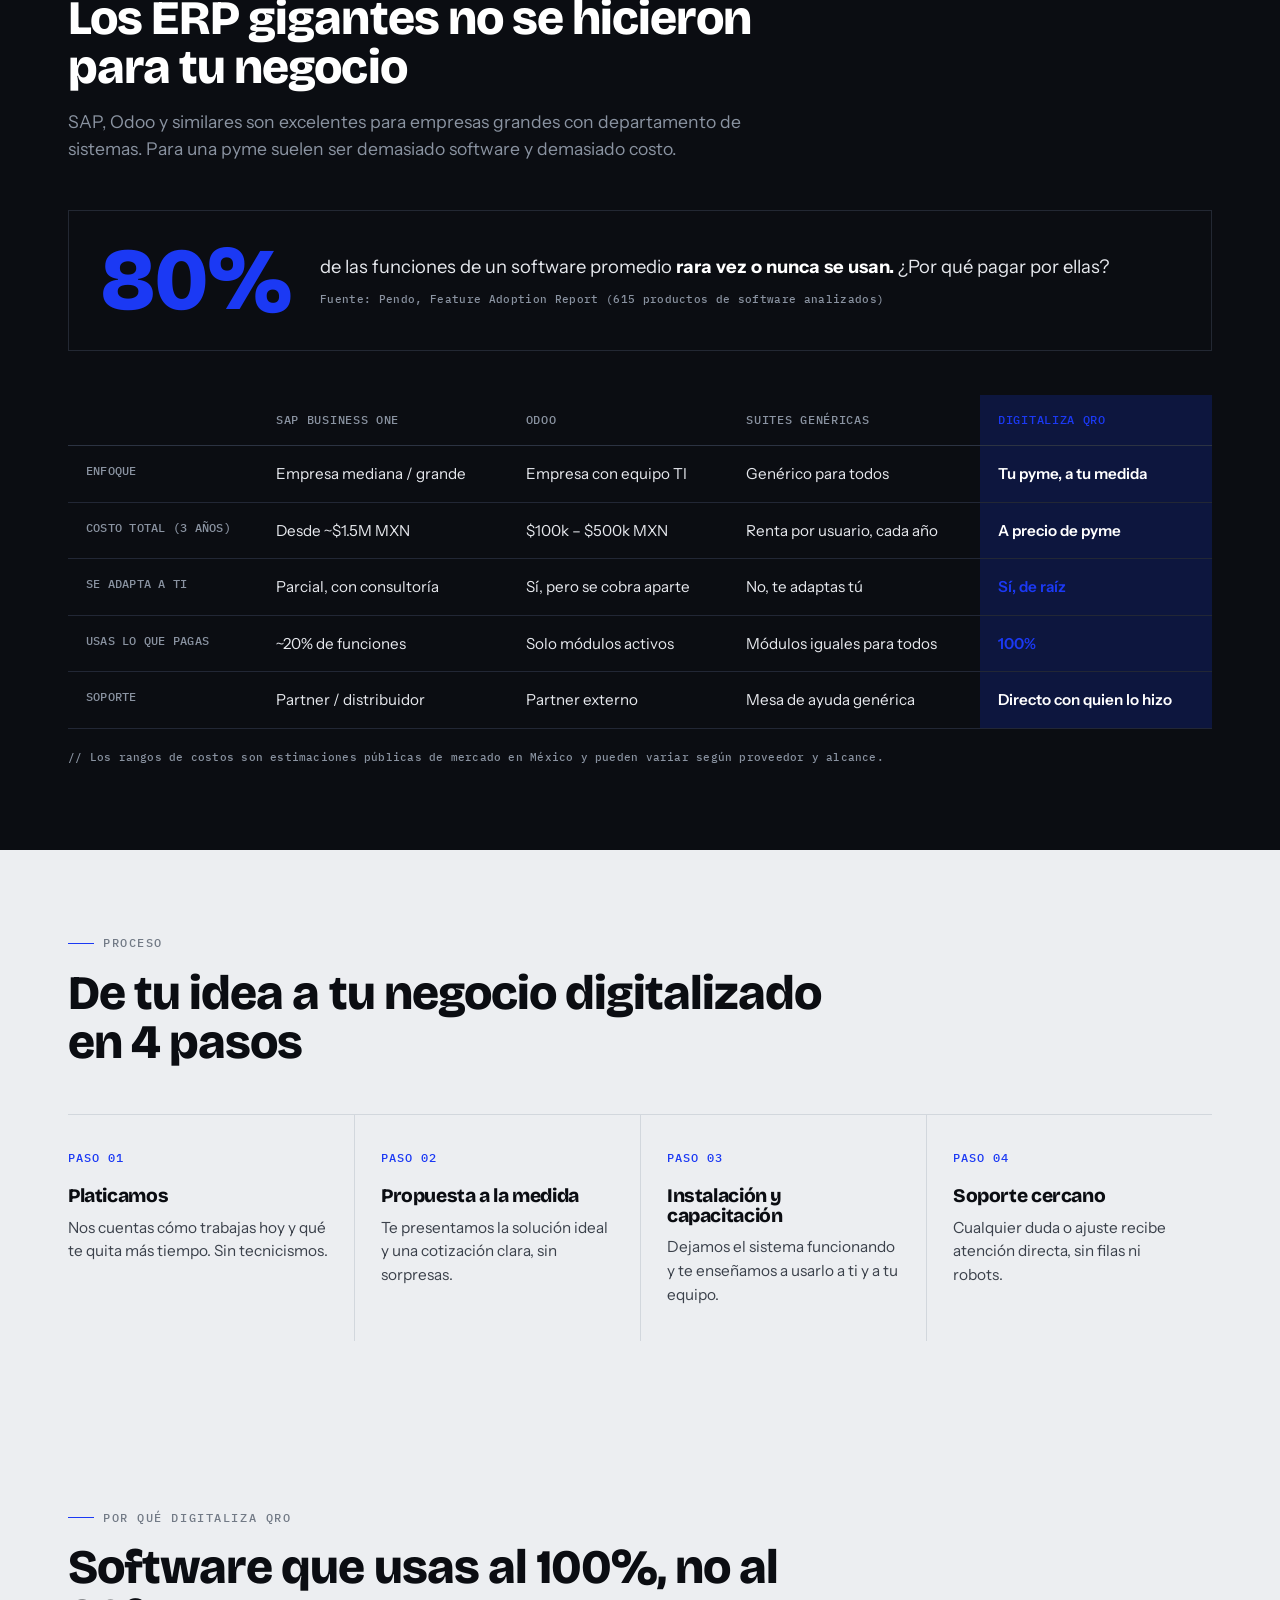
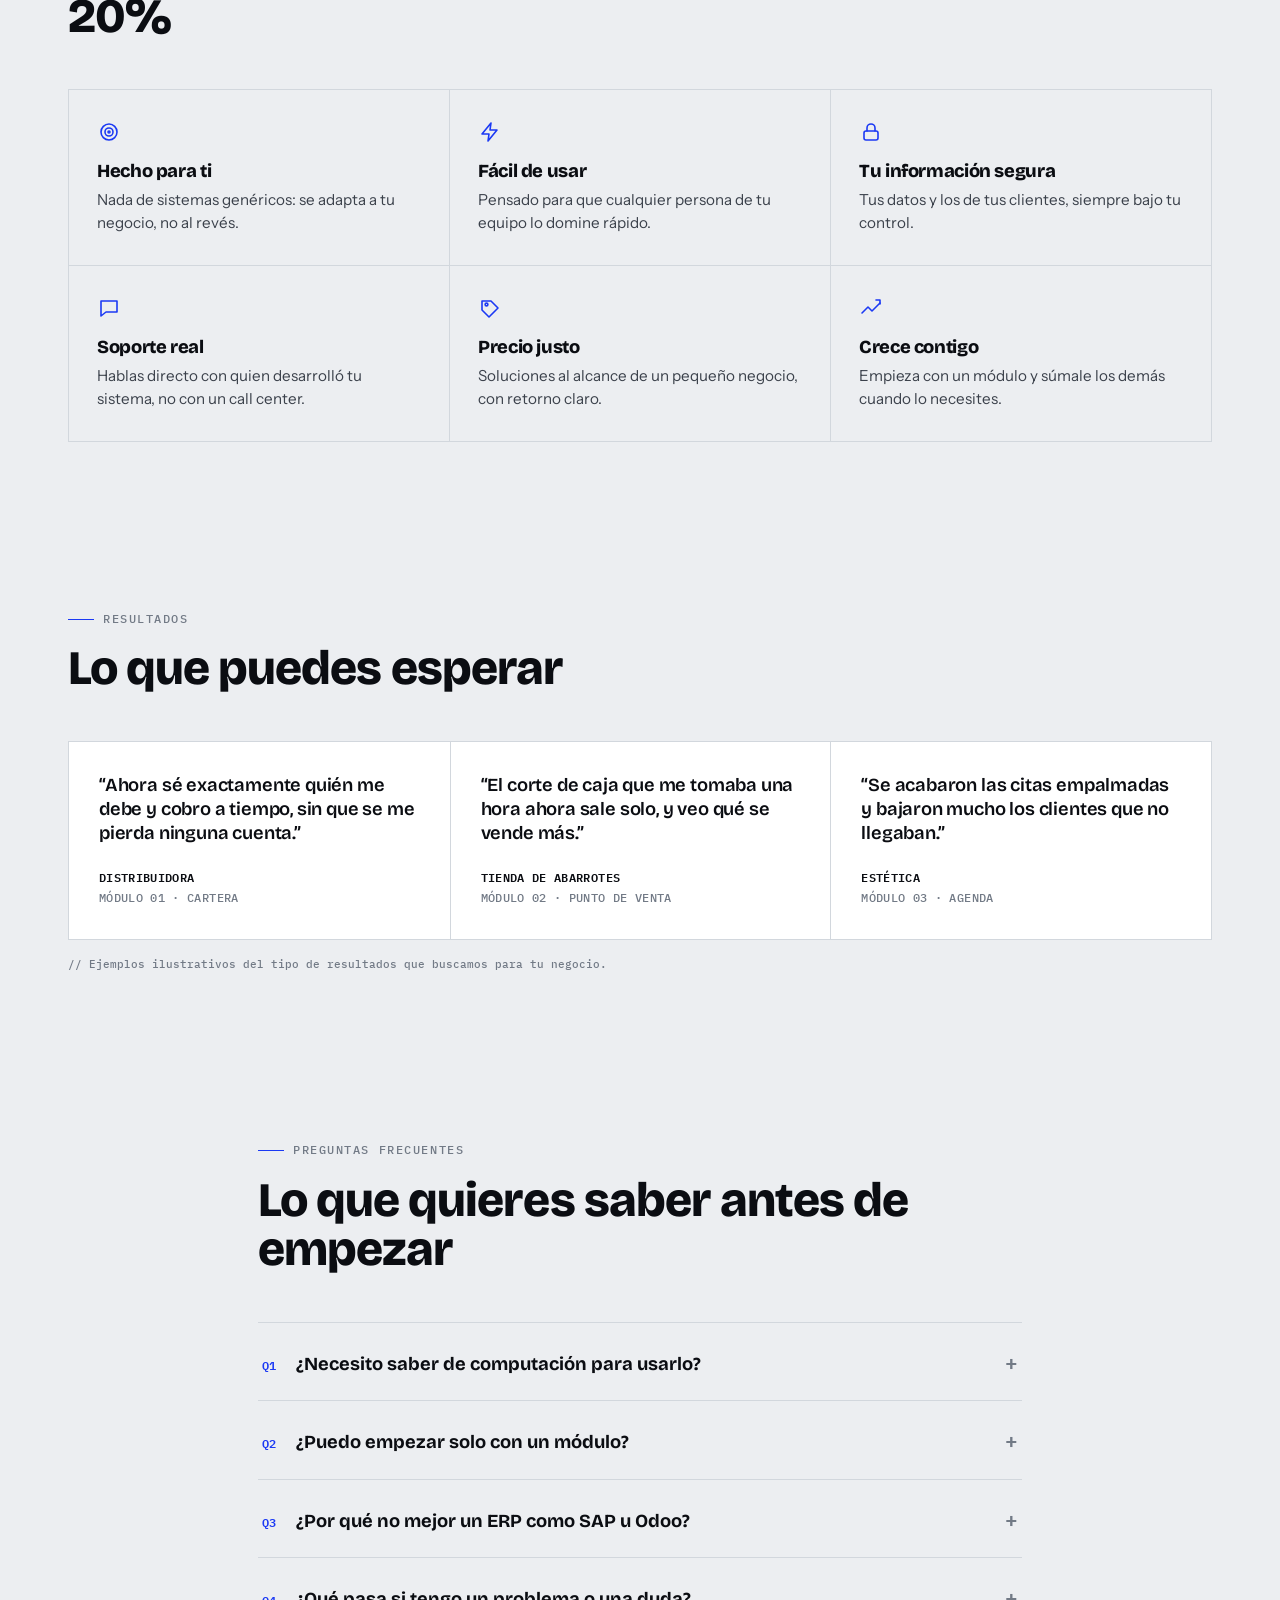
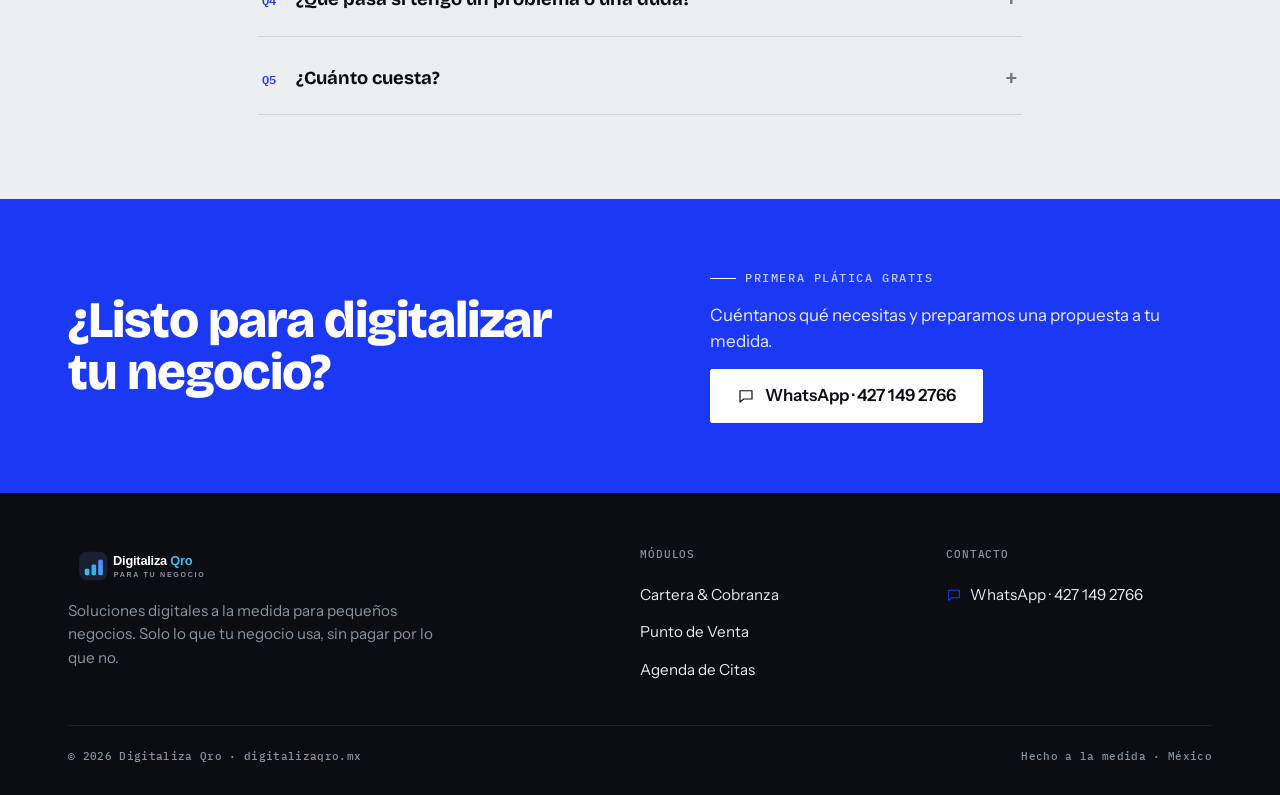
<file: digitalizaqro-todo-en-uno.html>
<!DOCTYPE html>
<html lang="es">
<head>
  <meta charset="UTF-8" />
  <meta name="viewport" content="width=device-width, initial-scale=1.0" />
  <title>Digitaliza Qro · Sistemas a la medida para tu negocio</title>
  <meta name="description" content="Digitaliza Qro construye sistemas a la medida para pequeños negocios de Querétaro: cartera y cobranza, punto de venta y agenda de citas. Solo lo que tu negocio usa, sin pagar por lo que no." />
  <meta name="theme-color" content="#0b0d12" />
  <link rel="icon" type="image/svg+xml" href="[data-uri]" />
  <meta property="og:type" content="website" />
  <meta property="og:title" content="Digitaliza Qro · Sistemas a la medida para tu negocio" />
  <meta property="og:description" content="Soluciones digitales a la medida para pequeños negocios. Solo lo que tu negocio usa." />
  <meta property="og:locale" content="es_MX" />
  <style>
@font-face{font-family:'Bricolage Grotesque';font-style:normal;font-weight:400 800;font-display:swap;font-optical-sizing:auto;src:url([data-uri]) format('woff2')}
@font-face{font-family:'Instrument Sans';font-style:normal;font-weight:400 700;font-display:swap;src:url([data-uri]) format('woff2')}
@font-face{font-family:'IBM Plex Mono';font-style:normal;font-weight:500;font-display:swap;src:url([data-uri]) format('woff2')}
@font-face{font-family:'IBM Plex Mono';font-style:normal;font-weight:600;font-display:swap;src:url([data-uri]) format('woff2')}

/* ============================================================
   Digitaliza Qro · sistema técnico / suizo
   Display: Bricolage Grotesque · Texto: Instrument Sans · Datos: IBM Plex Mono
   ============================================================ */
:root{
  --paper:#eceef1;      /* fondo frío tipo hoja técnica */
  --panel:#ffffff;
  --panel-2:#f5f6f8;
  --ink:#0b0d12;        /* casi negro, frío */
  --ink-2:#3b414b;
  --muted:#727a86;      /* etiquetas mono, leyendas */
  --line:#d2d7dd;       /* filetes */
  --line-strong:#b9c0c8;
  --accent:#1b39f4;     /* azul ultramar (señal) */
  --accent-ink:#1730c9;
  --accent-soft:#e4e8ff;
  --night:#0b0d12;      /* secciones oscuras */
  --night-2:#12151c;
  --on-night:#e7e9ee;
  --on-night-mut:#8a93a1;

  --f-display:"Bricolage Grotesque",Georgia,serif;
  --f-body:"Instrument Sans",system-ui,-apple-system,Segoe UI,sans-serif;
  --f-mono:"IBM Plex Mono",ui-monospace,SFMono-Regular,Menlo,monospace;

  --maxw:1200px;
  --gut:28px;
}

*{box-sizing:border-box;margin:0;padding:0}
html{scroll-behavior:smooth;overflow-x:hidden;-webkit-text-size-adjust:100%}
body{
  font-family:var(--f-body);
  background:var(--paper);
  color:var(--ink);
  line-height:1.55;
  font-size:17px;
  -webkit-font-smoothing:antialiased;
  overflow-x:hidden;
}
img,svg{display:block;max-width:100%}
a{color:inherit;text-decoration:none}
h1,h2,h3,h4{font-family:var(--f-display);font-weight:800;line-height:1.02;letter-spacing:-.02em}

/* ---- layout helpers ---- */
.wrap{max-width:var(--maxw);margin-inline:auto;padding-inline:var(--gut)}
.rule{border:0;border-top:1px solid var(--line)}
.section{padding-block:84px}

/* mono kicker / eyebrow */
.kicker{
  font-family:var(--f-mono);font-weight:500;font-size:12px;letter-spacing:.13em;
  text-transform:uppercase;color:var(--muted);display:inline-flex;align-items:center;gap:9px;
}
.kicker::before{content:"";width:26px;height:1px;background:var(--accent);display:inline-block}
.kicker--plain::before{display:none}
.mono{font-family:var(--f-mono);font-variant-numeric:tabular-nums}

.sec-head{display:grid;grid-template-columns:minmax(0,1fr);gap:16px;margin-bottom:48px;max-width:760px}
.sec-head h2{font-size:clamp(1.9rem,4vw,3rem)}
.sec-head p{color:var(--ink-2);font-size:1.1rem;max-width:60ch}

.accent{color:var(--accent)}

/* ---- buttons ---- */
.btn{
  --bw:1.5px;
  display:inline-flex;align-items:center;gap:10px;justify-content:center;
  font-family:var(--f-body);font-weight:600;font-size:.98rem;line-height:1;
  padding:14px 20px;border:var(--bw) solid var(--ink);background:var(--ink);color:#fff;
  border-radius:2px;cursor:pointer;transition:background .16s,color .16s,transform .16s,border-color .16s;
}
.btn:hover{transform:translateY(-1px)}
.btn--accent{background:var(--accent);border-color:var(--accent)}
.btn--accent:hover{background:var(--accent-ink);border-color:var(--accent-ink)}
.btn--ghost{background:transparent;color:var(--ink)}
.btn--ghost:hover{background:var(--ink);color:#fff}
.btn--on-night{background:#fff;color:var(--ink);border-color:#fff}
.btn--on-night:hover{background:transparent;color:#fff}
.btn .i{width:18px;height:18px}
.btn--sm{padding:10px 15px;font-size:.9rem}
.btn--lg{padding:17px 26px;font-size:1.05rem}

.ico{width:24px;height:24px;stroke:currentColor;stroke-width:1.6;fill:none;stroke-linecap:round;stroke-linejoin:round}

/* ============================================================ HEADER */
.hdr{position:sticky;top:0;z-index:50;background:color-mix(in srgb,var(--paper) 88%,transparent);backdrop-filter:blur(10px);border-bottom:1px solid var(--line)}
.hdr__in{display:flex;align-items:center;gap:24px;height:66px}
.brand{display:flex;align-items:center}
.brand img{height:34px;width:auto}
.nav{display:flex;gap:26px;margin-left:8px}
.nav a{font-family:var(--f-mono);font-size:12.5px;letter-spacing:.04em;color:var(--ink-2);text-transform:uppercase;padding-block:4px;position:relative}
.nav a:hover{color:var(--accent)}
.hdr__cta{margin-left:auto}
.burger{display:none;margin-left:auto;flex-direction:column;gap:5px;background:none;border:0;cursor:pointer;padding:8px}
.burger span{width:22px;height:2px;background:var(--ink);transition:.25s}
.burger.on span:nth-child(1){transform:translateY(7px) rotate(45deg)}
.burger.on span:nth-child(2){opacity:0}
.burger.on span:nth-child(3){transform:translateY(-7px) rotate(-45deg)}
.mnav{display:none;flex-direction:column;border-bottom:1px solid var(--line);background:var(--paper)}
.mnav.on{display:flex}
.mnav a{padding:15px var(--gut);font-family:var(--f-mono);font-size:13px;text-transform:uppercase;letter-spacing:.04em;border-top:1px solid var(--line)}
.mnav .btn{margin:16px var(--gut) 20px}

/* ============================================================ HERO */
.hero{position:relative}
.hero__in{
  display:grid;grid-template-columns:1.02fr .98fr;gap:56px;align-items:center;
  padding-block:70px 60px;
}
.hero__copy{min-width:0}
.hero h1{font-size:clamp(2.6rem,6vw,4.6rem);margin:22px 0 24px;text-wrap:balance}
.hero__lead{font-size:1.2rem;color:var(--ink-2);max-width:46ch}
.hero__cta{display:flex;flex-wrap:wrap;gap:12px;margin-top:34px}
.hero__figure{min-width:0}
.figure{border:1px solid var(--line-strong);background:var(--panel)}
.figure__bar{display:flex;justify-content:space-between;align-items:center;padding:9px 14px;border-bottom:1px solid var(--line);font-family:var(--f-mono);font-size:11px;letter-spacing:.08em;text-transform:uppercase;color:var(--muted)}
.figure__bar span:last-child{color:var(--accent)}
.figure__body{padding:18px}
.figure__body img{width:100%}

/* spec strip / stats */
.specs{border-block:1px solid var(--line);background:var(--panel)}
.specs__in{display:grid;grid-template-columns:repeat(4,1fr)}
.spec{padding:26px var(--gut);border-left:1px solid var(--line)}
.spec:first-child{border-left:0}
.spec__n{font-family:var(--f-display);font-weight:800;font-size:2.4rem;line-height:1;font-variant-numeric:tabular-nums}
.spec__l{font-family:var(--f-mono);font-size:11.5px;letter-spacing:.06em;text-transform:uppercase;color:var(--muted);margin-top:10px}

/* ============================================================ PROBLEM */
.prob__grid{display:grid;grid-template-columns:repeat(3,1fr);border:1px solid var(--line);background:var(--panel)}
.prob__cell{padding:34px 30px;border-left:1px solid var(--line)}
.prob__cell:first-child{border-left:0}
.prob__cell .ico{color:var(--accent);margin-bottom:20px}
.prob__cell h3{font-size:1.25rem;margin-bottom:9px}
.prob__cell p{color:var(--ink-2);font-size:.98rem}
.prob__idx{font-family:var(--f-mono);font-size:11px;color:var(--muted);letter-spacing:.08em;display:block;margin-bottom:22px}

/* ============================================================ SOLUTIONS (spec sheet) */
.mod{border-top:1px solid var(--line);padding-block:64px}
.mod__grid{display:grid;grid-template-columns:88px 1fr 1fr;gap:44px;align-items:center}
.mod__meta{align-self:start}
.mod__num{font-family:var(--f-display);font-weight:800;font-size:2rem;line-height:1}
.mod__tag{font-family:var(--f-mono);font-size:11px;letter-spacing:.08em;text-transform:uppercase;color:var(--muted);margin-top:8px;writing-mode:horizontal-tb}
.mod__copy{min-width:0}
.mod__copy h3{font-size:clamp(1.5rem,2.6vw,2.1rem);margin-bottom:14px}
.mod__copy>p{color:var(--ink-2);margin-bottom:22px;max-width:46ch}
.mod__list{list-style:none;display:grid;gap:0;border-top:1px solid var(--line);margin-bottom:26px}
.mod__list li{display:flex;gap:12px;align-items:baseline;padding:12px 0;border-bottom:1px solid var(--line);font-size:.98rem}
.mod__list .ico{width:16px;height:16px;color:var(--accent);flex:none;transform:translateY(2px)}
.mod__media{min-width:0}
.mod__media .figure__body{padding:14px}
.mod--rev .mod__media{order:-1}
@media(min-width:961px){.mod--rev .mod__grid{grid-template-columns:88px 1fr 1fr}.mod--rev .mod__meta{order:0}.mod--rev .mod__copy{order:2}.mod--rev .mod__media{order:1}}

/* ============================================================ PACKAGES */
.pack-grid{display:grid;grid-template-columns:repeat(4,1fr);border-top:1px solid var(--line);border-left:1px solid var(--line)}
.pack{padding:30px 26px;border-right:1px solid var(--line);border-bottom:1px solid var(--line);display:flex;flex-direction:column}
.pack__tag{display:inline-block;color:var(--muted);text-transform:uppercase;letter-spacing:.06em;font-size:11px;margin-bottom:16px}
.pack>.ico{color:var(--accent);margin-bottom:16px}
.pack h3{font-size:1.1rem;margin-bottom:9px}
.pack>p{color:var(--ink-2);font-size:.93rem;margin-bottom:18px}
.pack .mod__list{margin-bottom:22px}
.pack .mod__list li{font-size:.9rem;padding:10px 0}
.pack .btn{margin-top:auto;align-self:flex-start}

/* ============================================================ COMPARE (matrix) */
.compare{background:var(--night);color:var(--on-night)}
.compare .kicker{color:var(--on-night-mut)}
.compare .sec-head h2{color:#fff}
.compare .sec-head p{color:var(--on-night-mut)}
.bigstat{display:grid;grid-template-columns:auto 1fr;gap:28px;align-items:center;border:1px solid #232833;padding:30px 32px;margin-bottom:44px}
.bigstat__n{font-family:var(--f-display);font-weight:800;font-size:clamp(3.4rem,8vw,5.5rem);line-height:.9;color:var(--accent)}
.bigstat__t{font-size:1.15rem;color:var(--on-night)}
.bigstat__t b{color:#fff}
.bigstat__src{display:block;margin-top:10px;font-family:var(--f-mono);font-size:11px;color:var(--on-night-mut);letter-spacing:.03em}
.matrix{width:100%;border-collapse:collapse;font-size:.95rem}
.matrix th,.matrix td{text-align:left;padding:16px 18px;border-bottom:1px solid #222735;vertical-align:top}
.matrix thead th{font-family:var(--f-mono);font-size:11.5px;letter-spacing:.06em;text-transform:uppercase;color:var(--on-night-mut);font-weight:500;border-bottom:1px solid #2c3342}
.matrix thead th.is-us{color:var(--accent)}
.matrix tbody th{font-family:var(--f-mono);font-size:12px;font-weight:500;color:var(--on-night-mut);letter-spacing:.02em;text-transform:uppercase;width:190px}
.matrix td{color:var(--on-night)}
.matrix col.is-us,.matrix .is-us{background:rgba(27,57,244,.10)}
.matrix td.is-us{color:#fff;font-weight:600}
.matrix .yes{color:var(--accent)}
.compare__note{font-family:var(--f-mono);font-size:11px;color:var(--on-night-mut);margin-top:20px;letter-spacing:.02em}
.matrix__scroll{overflow-x:auto}

/* ============================================================ PROCESS */
.proc__grid{display:grid;grid-template-columns:repeat(4,1fr);border-top:1px solid var(--line)}
.proc__step{padding:34px 26px 34px 0;border-top:0;position:relative}
.proc__step + .proc__step{border-left:1px solid var(--line);padding-left:26px}
.proc__n{font-family:var(--f-mono);font-size:12px;color:var(--accent);letter-spacing:.08em;display:block;margin-bottom:18px}
.proc__step h3{font-size:1.2rem;margin-bottom:10px}
.proc__step p{color:var(--ink-2);font-size:.96rem}

/* ============================================================ BENEFITS */
.ben__grid{display:grid;grid-template-columns:repeat(3,1fr);border-top:1px solid var(--line);border-left:1px solid var(--line)}
.ben{padding:30px 28px;border-right:1px solid var(--line);border-bottom:1px solid var(--line)}
.ben .ico{color:var(--accent);margin-bottom:18px}
.ben h3{font-size:1.15rem;margin-bottom:7px}
.ben p{color:var(--ink-2);font-size:.95rem}

/* ============================================================ TESTIMONIALS */
.quotes{display:grid;grid-template-columns:repeat(3,1fr);gap:0;border:1px solid var(--line);background:var(--panel)}
.quote{padding:32px 30px;border-left:1px solid var(--line)}
.quote:first-child{border-left:0}
.quote p{font-family:var(--f-display);font-weight:600;font-size:1.15rem;line-height:1.3;letter-spacing:-.01em;margin-bottom:22px}
.quote footer{font-family:var(--f-mono);font-size:11.5px;letter-spacing:.03em;text-transform:uppercase;color:var(--muted);line-height:1.7}
.quote footer b{display:block;color:var(--ink);font-weight:600}
.quotes__note{font-family:var(--f-mono);font-size:11px;color:var(--muted);margin-top:16px}

/* ============================================================ FAQ */
.faq{max-width:820px}
.faq__item{border-top:1px solid var(--line)}
.faq__item:last-child{border-bottom:1px solid var(--line)}
.faq__item summary{list-style:none;cursor:pointer;display:flex;gap:20px;align-items:baseline;padding:22px 4px;font-family:var(--f-display);font-weight:700;font-size:1.15rem}
.faq__item summary::-webkit-details-marker{display:none}
.faq__q{font-family:var(--f-mono);font-size:12px;color:var(--accent);flex:none;padding-top:4px}
.faq__item .plus{margin-left:auto;font-family:var(--f-mono);font-size:1.3rem;color:var(--muted);transition:transform .2s;flex:none}
.faq__item[open] .plus{transform:rotate(45deg);color:var(--accent)}
.faq__item p{padding:0 4px 24px 48px;color:var(--ink-2);max-width:64ch}

/* ============================================================ CTA */
.cta{background:var(--accent);color:#fff}
.cta__in{display:grid;grid-template-columns:1.2fr 1fr;gap:40px;align-items:center;padding-block:70px}
.cta h2{font-size:clamp(2rem,4.5vw,3.2rem);color:#fff;text-wrap:balance}
.cta__side{display:flex;flex-direction:column;gap:14px;align-items:flex-start}
.cta__side .kicker{color:rgba(255,255,255,.75)}
.cta__side .kicker::before{background:#fff}
.cta .btn--on-night:hover{color:#fff;border-color:#fff}

/* ============================================================ FOOTER */
.ft{background:var(--night);color:var(--on-night-mut);padding-block:56px 30px}
.ft__grid{display:grid;grid-template-columns:2fr 1fr 1fr;gap:40px;padding-bottom:36px;border-bottom:1px solid #1e222c}
.ft__brand img{height:34px;margin-bottom:16px}
.ft__brand p{max-width:38ch;font-size:.95rem}
.ft__col h4{font-family:var(--f-mono);font-size:11px;letter-spacing:.08em;text-transform:uppercase;color:var(--on-night-mut);font-weight:500;margin-bottom:16px}
.ft__col a{display:flex;align-items:center;gap:8px;color:var(--on-night);padding:7px 0;font-size:.95rem}
.ft__col a:hover{color:var(--accent)}
.ft__col a .ico{width:16px;height:16px;color:var(--accent)}
.ft__bot{padding-top:22px;display:flex;justify-content:space-between;gap:16px;flex-wrap:wrap;font-family:var(--f-mono);font-size:11px;letter-spacing:.03em}

/* ============================================================ WhatsApp float */
.wafloat{position:fixed;right:20px;bottom:20px;z-index:60;width:56px;height:56px;border-radius:50%;background:#0b0d12;border:1.5px solid var(--accent);display:grid;place-items:center;transition:transform .18s}
.wafloat:hover{transform:scale(1.06)}
.wafloat svg{width:28px;height:28px}

/* ============================================================ reveal */
.rev{opacity:0;transform:translateY(16px);transition:opacity .5s ease,transform .5s ease}
.rev.in{opacity:1;transform:none}

/* ============================================================ RESPONSIVE */
@media(max-width:960px){
  .nav,.hdr__cta{display:none}
  .burger{display:flex}
  .hero__in{grid-template-columns:1fr;gap:40px;padding-block:48px 40px}
  .specs__in{grid-template-columns:1fr 1fr}
  .spec{border-left:0;border-top:1px solid var(--line)}
  .spec:first-child,.spec:nth-child(2){border-top:0}
  .spec:nth-child(even){border-left:1px solid var(--line)}
  .prob__grid{grid-template-columns:1fr}
  .prob__cell{border-left:0;border-top:1px solid var(--line)}
  .prob__cell:first-child{border-top:0}
  .mod__grid{grid-template-columns:1fr;gap:26px}
  .mod__meta{display:flex;align-items:baseline;gap:14px}
  .mod__tag{margin-top:0}
  .mod--rev .mod__media,.mod__media{order:0}
  .proc__grid{grid-template-columns:1fr 1fr}
  .proc__step + .proc__step{border-left:1px solid var(--line)}
  .proc__step:nth-child(odd) + .proc__step{border-left:1px solid var(--line)}
  .proc__step:nth-child(3),.proc__step:nth-child(4){border-top:1px solid var(--line)}
  .proc__step:nth-child(3){border-left:0}
  .ben__grid{grid-template-columns:1fr 1fr}
  .pack-grid{grid-template-columns:1fr 1fr}
  .pack:nth-child(odd){border-left:0}
  .quotes{grid-template-columns:1fr}
  .quote{border-left:0;border-top:1px solid var(--line)}
  .quote:first-child{border-top:0}
  .cta__in,.ft__grid{grid-template-columns:1fr}
}
@media(max-width:560px){
  body{font-size:16px}
  .section{padding-block:60px}
  .specs__in,.proc__grid,.ben__grid,.pack-grid{grid-template-columns:1fr}
  .pack{border-left:0!important;border-right:0}
  .spec,.proc__step{border-left:0!important}
  .spec:nth-child(n){border-top:1px solid var(--line)}
  .spec:first-child{border-top:0}
  .proc__step + .proc__step{border-left:0!important;border-top:1px solid var(--line)}
  .ben{border-right:0}
  .matrix tbody th{width:auto}
  .cta__side .btn{width:100%}
}
@media(prefers-reduced-motion:reduce){
  *{animation:none!important;scroll-behavior:auto!important}
  .rev{opacity:1;transform:none;transition:none}
}

</style>
</head>
<body>

  <!-- ============ HEADER ============ -->
  <header class="hdr" id="top">
    <div class="wrap hdr__in">
      <a href="#top" class="brand" aria-label="Inicio de Digitaliza Qro">
        <img src="[data-uri]" alt="Digitaliza Qro, sistemas para tu negocio" width="188" height="40" />
      </a>
      <nav class="nav" aria-label="Principal">
        <a href="#soluciones">Soluciones</a>
        <a href="#paquetes">Paquetes</a>
        <a href="#comparativa">A la medida</a>
        <a href="#proceso">Proceso</a>
        <a href="#faq">Preguntas</a>
      </nav>
      <a class="btn btn--accent btn--sm hdr__cta" href="https://wa.me/524271492766?text=Hola%2C%20quiero%20una%20cotizaci%C3%B3n%20de%20Digitaliza%20Qro" target="_blank" rel="noopener">
        <svg class="i ico" viewBox="0 0 24 24" aria-hidden="true"><path d="M4 5h16v11H9l-5 4z"/></svg>
        Cotizar
      </a>
      <button class="burger" id="burger" aria-label="Menú" aria-expanded="false"><span></span><span></span><span></span></button>
    </div>
    <div class="mnav" id="mnav">
      <a href="#soluciones">Soluciones</a>
      <a href="#paquetes">Paquetes</a>
      <a href="#comparativa">A la medida</a>
      <a href="#proceso">Proceso</a>
      <a href="#faq">Preguntas</a>
      <a class="btn btn--accent" href="https://wa.me/524271492766" target="_blank" rel="noopener">Cotizar por WhatsApp</a>
    </div>
  </header>

  <main>
    <!-- ============ HERO ============ -->
    <section class="hero">
      <div class="wrap hero__in">
        <div class="hero__copy">
          <span class="kicker">Sistemas a la medida · Querétaro</span>
          <h1>Digitaliza tu negocio con sistemas <span class="accent">hechos a tu medida</span>.</h1>
          <p class="hero__lead">Construimos solo los sistemas que tu negocio necesita: cobranza, ventas, citas, diseñados sobre tu forma de trabajar. Sin módulos de relleno ni funciones que nunca vas a usar.</p>
          <div class="hero__cta">
            <a class="btn btn--accent btn--lg" href="https://wa.me/524271492766?text=Hola%2C%20quiero%20una%20cotizaci%C3%B3n%20para%20digitalizar%20mi%20negocio" target="_blank" rel="noopener">
              <svg class="i ico" viewBox="0 0 24 24" aria-hidden="true"><path d="M4 5h16v11H9l-5 4z"/></svg>
              Cotización gratis por WhatsApp
            </a>
            <a class="btn btn--ghost btn--lg" href="#soluciones">
              Ver soluciones
              <svg class="i ico" viewBox="0 0 24 24" aria-hidden="true"><path d="M12 5v14M6 13l6 6 6-6"/></svg>
            </a>
          </div>
        </div>
        <div class="hero__figure">
          <figure class="figure">
            <figcaption class="figure__bar"><span>Fig. 01 · Panel de control</span><span>en vivo</span></figcaption>
            <div class="figure__body">
              <img src="[data-uri]" alt="Panel de control con ingresos, ventas y cobranza" width="620" height="480" loading="eager" />
            </div>
          </figure>
        </div>
      </div>
    </section>

    <!-- ============ SPECS / STATS ============ -->
    <section class="specs" aria-label="Cifras">
      <div class="wrap">
        <div class="specs__in">
          <div class="spec"><div class="spec__n">03</div><div class="spec__l">Sistemas listos para tu negocio</div></div>
          <div class="spec"><div class="spec__n">100%</div><div class="spec__l">Diseñado sobre cómo trabajas tú</div></div>
          <div class="spec"><div class="spec__n">1:1</div><div class="spec__l">Soporte directo, sin call centers</div></div>
          <div class="spec"><div class="spec__n">0</div><div class="spec__l">Funciones de relleno que no usas</div></div>
        </div>
      </div>
    </section>

    <!-- ============ PROBLEM ============ -->
    <section class="section wrap">
      <div class="sec-head">
        <span class="kicker">El problema</span>
        <h2>El cuaderno y el Excel te están costando clientes</h2>
      </div>
      <div class="prob__grid">
        <div class="prob__cell">
          <span class="prob__idx mono">01 / CARTERA</span>
          <svg class="ico" viewBox="0 0 24 24" aria-hidden="true"><circle cx="12" cy="12" r="9"/><path d="M12 7v5l3.5 2"/></svg>
          <h3>Cobros que se te pasan</h3>
          <p>Clientes que te deben y se te olvidan, sin seguimiento y sin fecha. Dinero que nunca regresa a tu bolsillo.</p>
        </div>
        <div class="prob__cell">
          <span class="prob__idx mono">02 / VENTAS</span>
          <svg class="ico" viewBox="0 0 24 24" aria-hidden="true"><path d="M4 6l16 .001"/><path d="M4 6l1.6 9.2a2 2 0 0 0 2 1.8h7.8a2 2 0 0 0 2-1.6L20 8H5"/><circle cx="9" cy="20" r="1.2"/><circle cx="16" cy="20" r="1.2"/></svg>
          <h3>Caja lenta y con errores</h3>
          <p>Cobrar con calculadora, no saber qué se vende más y cuadrar la caja a mano cada noche.</p>
        </div>
        <div class="prob__cell">
          <span class="prob__idx mono">03 / CITAS</span>
          <svg class="ico" viewBox="0 0 24 24" aria-hidden="true"><rect x="3" y="5" width="18" height="16" rx="2"/><path d="M3 9h18M8 3v4M16 3v4"/><path d="M10 14l4 4M14 14l-4 4"/></svg>
          <h3>Agenda hecha un caos</h3>
          <p>Citas empalmadas, clientes que no llegan y horas muertas que pudiste haber vendido.</p>
        </div>
      </div>
    </section>

    <!-- ============ SOLUTIONS ============ -->
    <section id="soluciones" class="wrap" style="padding-top:24px">
      <div class="sec-head">
        <span class="kicker">Soluciones</span>
        <h2>Tres módulos que ponen tu negocio en orden</h2>
        <p>Empieza con uno o combínalos. Cada uno se construye a la medida de tu operación.</p>
      </div>

      <!-- 01 -->
      <article class="mod">
        <div class="mod__grid">
          <div class="mod__meta">
            <div class="mod__num">01</div>
            <div class="mod__tag">Módulo</div>
          </div>
          <div class="mod__copy">
            <span class="kicker kicker--plain">Cartera &amp; Cobranza</span>
            <h3>Cobra a tiempo, sin perseguir a nadie</h3>
            <p>Controla quién te debe, cuánto y desde cuándo, con recordatorios y estados de cuenta claros para que tu dinero no se quede en la calle.</p>
            <ul class="mod__list">
              <li><svg class="ico" viewBox="0 0 24 24"><path d="M4 12l5 5L20 6"/></svg> Estado de cuenta por cliente en segundos</li>
              <li><svg class="ico" viewBox="0 0 24 24"><path d="M4 12l5 5L20 6"/></svg> Alertas de vencimientos y saldos pendientes</li>
              <li><svg class="ico" viewBox="0 0 24 24"><path d="M4 12l5 5L20 6"/></svg> Reportes de cobranza y flujo de efectivo</li>
            </ul>
            <a class="btn btn--ghost" href="https://wa.me/524271492766?text=Me%20interesa%20el%20m%C3%B3dulo%20de%20Cartera%20y%20Cobranza" target="_blank" rel="noopener">Solicitar este módulo
              <svg class="i ico" viewBox="0 0 24 24"><path d="M5 12h14M13 6l6 6-6 6"/></svg></a>
          </div>
          <div class="mod__media">
            <figure class="figure"><figcaption class="figure__bar"><span>Cartera</span><span>captura</span></figcaption>
              <div class="figure__body"><img src="[data-uri]" alt="Sistema de cartera y cobranza" width="640" height="440" loading="lazy" /></div>
            </figure>
          </div>
        </div>
      </article>

      <!-- 02 -->
      <article class="mod mod--rev">
        <div class="mod__grid">
          <div class="mod__meta">
            <div class="mod__num">02</div>
            <div class="mod__tag">Módulo</div>
          </div>
          <div class="mod__copy">
            <span class="kicker kicker--plain">Punto de Venta</span>
            <h3>Vende más rápido y cuadra tu caja sin dolores</h3>
            <p>Cobra en segundos, controla tu inventario y sabe exactamente cuánto vendiste al cerrar el día. Menos errores, más tiempo para tus clientes.</p>
            <ul class="mod__list">
              <li><svg class="ico" viewBox="0 0 24 24"><path d="M4 12l5 5L20 6"/></svg> Cobro rápido por producto o categoría</li>
              <li><svg class="ico" viewBox="0 0 24 24"><path d="M4 12l5 5L20 6"/></svg> Control de inventario y más vendidos</li>
              <li><svg class="ico" viewBox="0 0 24 24"><path d="M4 12l5 5L20 6"/></svg> Corte de caja automático al cerrar</li>
            </ul>
            <a class="btn btn--ghost" href="https://wa.me/524271492766?text=Me%20interesa%20el%20m%C3%B3dulo%20de%20Punto%20de%20Venta" target="_blank" rel="noopener">Solicitar este módulo
              <svg class="i ico" viewBox="0 0 24 24"><path d="M5 12h14M13 6l6 6-6 6"/></svg></a>
          </div>
          <div class="mod__media">
            <figure class="figure"><figcaption class="figure__bar"><span>Punto de venta</span><span>captura</span></figcaption>
              <div class="figure__body"><img src="[data-uri]" alt="Pantalla de punto de venta" width="640" height="440" loading="lazy" /></div>
            </figure>
          </div>
        </div>
      </article>

      <!-- 03 -->
      <article class="mod">
        <div class="mod__grid">
          <div class="mod__meta">
            <div class="mod__num">03</div>
            <div class="mod__tag">Módulo</div>
          </div>
          <div class="mod__copy">
            <span class="kicker kicker--plain">Agenda de Citas</span>
            <h3>Llena tu agenda y aprovecha cada hora</h3>
            <p>Organiza tus citas en una agenda visual, evita empalmes y reduce inasistencias con recordatorios. Ideal para consultorios, estéticas, talleres y servicios a domicilio.</p>
            <ul class="mod__list">
              <li><svg class="ico" viewBox="0 0 24 24"><path d="M4 12l5 5L20 6"/></svg> Agenda visual por día y por semana</li>
              <li><svg class="ico" viewBox="0 0 24 24"><path d="M4 12l5 5L20 6"/></svg> Recordatorios para que no falten</li>
              <li><svg class="ico" viewBox="0 0 24 24"><path d="M4 12l5 5L20 6"/></svg> Historial de clientes y servicios</li>
            </ul>
            <a class="btn btn--ghost" href="https://wa.me/524271492766?text=Me%20interesa%20el%20m%C3%B3dulo%20de%20Agenda%20de%20Citas" target="_blank" rel="noopener">Solicitar este módulo
              <svg class="i ico" viewBox="0 0 24 24"><path d="M5 12h14M13 6l6 6-6 6"/></svg></a>
          </div>
          <div class="mod__media">
            <figure class="figure"><figcaption class="figure__bar"><span>Agenda</span><span>captura</span></figcaption>
              <div class="figure__body"><img src="[data-uri]" alt="Agenda de citas" width="640" height="440" loading="lazy" /></div>
            </figure>
          </div>
        </div>
      </article>
    </section>

    <!-- ============ PACKAGES ============ -->
    <section id="paquetes" class="section wrap">
      <div class="sec-head">
        <span class="kicker">Paquetes de digitalización</span>
        <h2>Más que software: paquetes completos para arrancar</h2>
        <p>Desde instalarlo en el equipo que ya tienes, hasta un paquete completo con equipo nuevo, listo para operar desde el primer día.</p>
      </div>
      <div class="pack-grid">
        <div class="pack">
          <span class="pack__tag mono">Solo software</span>
          <svg class="ico" viewBox="0 0 24 24" aria-hidden="true"><rect x="4" y="4" width="16" height="12" rx="1.5"/><path d="M8 20h8M12 16v4"/></svg>
          <h3>Instalación en tu equipo actual</h3>
          <p>Configuramos el sistema en la computadora o tablet que ya tienes. La opción más rápida y económica si tu equipo funciona bien.</p>
          <ul class="mod__list">
            <li><svg class="ico" viewBox="0 0 24 24"><path d="M4 12l5 5L20 6"/></svg> Se instala en tu equipo actual</li>
            <li><svg class="ico" viewBox="0 0 24 24"><path d="M4 12l5 5L20 6"/></svg> Capacitación incluida</li>
            <li><svg class="ico" viewBox="0 0 24 24"><path d="M4 12l5 5L20 6"/></svg> Arranca en menos tiempo</li>
          </ul>
          <a class="btn btn--ghost btn--sm" href="https://wa.me/524271492766?text=Hola%2C%20quiero%20cotizar%20la%20instalaci%C3%B3n%20del%20software%20en%20mi%20equipo%20actual" target="_blank" rel="noopener">Cotizar esta opción
            <svg class="i ico" viewBox="0 0 24 24"><path d="M5 12h14M13 6l6 6-6 6"/></svg></a>
        </div>
        <div class="pack">
          <span class="pack__tag mono">+ Tablet</span>
          <svg class="ico" viewBox="0 0 24 24" aria-hidden="true"><rect x="6" y="3" width="12" height="18" rx="2"/><path d="M12 18h.01"/></svg>
          <h3>Software + tablet lista para usar</h3>
          <p>Te entregamos una tablet nueva, configurada con tu sistema listo para operar. Ideal para mostrador, caja chica o negocios con poco espacio.</p>
          <ul class="mod__list">
            <li><svg class="ico" viewBox="0 0 24 24"><path d="M4 12l5 5L20 6"/></svg> Tablet nueva y configurada</li>
            <li><svg class="ico" viewBox="0 0 24 24"><path d="M4 12l5 5L20 6"/></svg> Ideal para mostrador o venta móvil</li>
            <li><svg class="ico" viewBox="0 0 24 24"><path d="M4 12l5 5L20 6"/></svg> Todo listo para encender y usar</li>
          </ul>
          <a class="btn btn--ghost btn--sm" href="https://wa.me/524271492766?text=Hola%2C%20quiero%20cotizar%20el%20paquete%20de%20software%20con%20tablet" target="_blank" rel="noopener">Cotizar esta opción
            <svg class="i ico" viewBox="0 0 24 24"><path d="M5 12h14M13 6l6 6-6 6"/></svg></a>
        </div>
        <div class="pack">
          <span class="pack__tag mono">+ Equipo de cómputo</span>
          <svg class="ico" viewBox="0 0 24 24" aria-hidden="true"><rect x="3" y="4" width="18" height="12" rx="1.5"/><path d="M8 20h8M12 16v4"/><circle cx="17" cy="8" r="1"/></svg>
          <h3>Paquete completo con equipo nuevo</h3>
          <p>Compramos, instalamos y configuramos la computadora y periféricos necesarios, junto con tu sistema. Todo listo para operar desde el primer día.</p>
          <ul class="mod__list">
            <li><svg class="ico" viewBox="0 0 24 24"><path d="M4 12l5 5L20 6"/></svg> Equipo recomendado según tu presupuesto</li>
            <li><svg class="ico" viewBox="0 0 24 24"><path d="M4 12l5 5L20 6"/></svg> Instalación y configuración incluidas</li>
            <li><svg class="ico" viewBox="0 0 24 24"><path d="M4 12l5 5L20 6"/></svg> Ideal si vas a empezar desde cero</li>
          </ul>
          <a class="btn btn--ghost btn--sm" href="https://wa.me/524271492766?text=Hola%2C%20quiero%20cotizar%20el%20paquete%20completo%20con%20equipo%20de%20c%C3%B3mputo" target="_blank" rel="noopener">Cotizar esta opción
            <svg class="i ico" viewBox="0 0 24 24"><path d="M5 12h14M13 6l6 6-6 6"/></svg></a>
        </div>
        <div class="pack">
          <span class="pack__tag mono">En la nube</span>
          <svg class="ico" viewBox="0 0 24 24" aria-hidden="true"><path d="M7 18a4 4 0 0 1-.5-7.97A5 5 0 0 1 16 8a3.5 3.5 0 0 1 1 6.9"/></svg>
          <h3>Software en la nube</h3>
          <p>Tu sistema corre en la nube: accesible desde celular, tablet o computadora, con respaldo automático de tu información. Ideal si tienes más de una sucursal.</p>
          <ul class="mod__list">
            <li><svg class="ico" viewBox="0 0 24 24"><path d="M4 12l5 5L20 6"/></svg> Accede desde cualquier dispositivo</li>
            <li><svg class="ico" viewBox="0 0 24 24"><path d="M4 12l5 5L20 6"/></svg> Respaldo automático de tu información</li>
            <li><svg class="ico" viewBox="0 0 24 24"><path d="M4 12l5 5L20 6"/></svg> Ideal para varias sucursales</li>
          </ul>
          <a class="btn btn--ghost btn--sm" href="https://wa.me/524271492766?text=Hola%2C%20quiero%20cotizar%20el%20software%20en%20la%20nube" target="_blank" rel="noopener">Cotizar esta opción
            <svg class="i ico" viewBox="0 0 24 24"><path d="M5 12h14M13 6l6 6-6 6"/></svg></a>
        </div>
      </div>
      <p class="compare__note">// El costo varía según el paquete, el volumen de tu negocio y los módulos que elijas. Cotización sin compromiso por WhatsApp.</p>
    </section>

    <!-- ============ COMPARE ============ -->
    <section id="comparativa" class="compare section">
      <div class="wrap">
        <div class="sec-head">
          <span class="kicker">Por qué a la medida</span>
          <h2>Los ERP gigantes no se hicieron para tu negocio</h2>
          <p>SAP, Odoo y similares son excelentes para empresas grandes con departamento de sistemas. Para una pyme suelen ser demasiado software y demasiado costo.</p>
        </div>

        <div class="bigstat">
          <div class="bigstat__n">80%</div>
          <div>
            <p class="bigstat__t">de las funciones de un software promedio <b>rara vez o nunca se usan.</b> ¿Por qué pagar por ellas?</p>
            <span class="bigstat__src">Fuente: Pendo, Feature Adoption Report (615 productos de software analizados)</span>
          </div>
        </div>

        <div class="matrix__scroll">
          <table class="matrix">
            <colgroup><col /><col /><col /><col /><col class="is-us" /></colgroup>
            <thead>
              <tr>
                <th scope="col"></th>
                <th scope="col">SAP Business One</th>
                <th scope="col">Odoo</th>
                <th scope="col">Suites genéricas</th>
                <th scope="col" class="is-us">Digitaliza Qro</th>
              </tr>
            </thead>
            <tbody>
              <tr>
                <th scope="row">Enfoque</th>
                <td>Empresa mediana / grande</td>
                <td>Empresa con equipo TI</td>
                <td>Genérico para todos</td>
                <td class="is-us">Tu pyme, a tu medida</td>
              </tr>
              <tr>
                <th scope="row">Costo total (3 años)</th>
                <td>Desde ~$1.5M MXN</td>
                <td>$100k – $500k MXN</td>
                <td>Renta por usuario, cada año</td>
                <td class="is-us">A precio de pyme</td>
              </tr>
              <tr>
                <th scope="row">Se adapta a ti</th>
                <td>Parcial, con consultoría</td>
                <td>Sí, pero se cobra aparte</td>
                <td>No, te adaptas tú</td>
                <td class="is-us"><span class="yes">Sí, de raíz</span></td>
              </tr>
              <tr>
                <th scope="row">Usas lo que pagas</th>
                <td>~20% de funciones</td>
                <td>Solo módulos activos</td>
                <td>Módulos iguales para todos</td>
                <td class="is-us"><span class="yes">100%</span></td>
              </tr>
              <tr>
                <th scope="row">Soporte</th>
                <td>Partner / distribuidor</td>
                <td>Partner externo</td>
                <td>Mesa de ayuda genérica</td>
                <td class="is-us">Directo con quien lo hizo</td>
              </tr>
            </tbody>
          </table>
        </div>
        <p class="compare__note">// Los rangos de costos son estimaciones públicas de mercado en México y pueden variar según proveedor y alcance.</p>
      </div>
    </section>

    <!-- ============ PROCESS ============ -->
    <section id="proceso" class="section wrap">
      <div class="sec-head">
        <span class="kicker">Proceso</span>
        <h2>De tu idea a tu negocio digitalizado en 4 pasos</h2>
      </div>
      <div class="proc__grid">
        <div class="proc__step"><span class="proc__n">PASO 01</span><h3>Platicamos</h3><p>Nos cuentas cómo trabajas hoy y qué te quita más tiempo. Sin tecnicismos.</p></div>
        <div class="proc__step"><span class="proc__n">PASO 02</span><h3>Propuesta a la medida</h3><p>Te presentamos la solución ideal y una cotización clara, sin sorpresas.</p></div>
        <div class="proc__step"><span class="proc__n">PASO 03</span><h3>Instalación y capacitación</h3><p>Dejamos el sistema funcionando y te enseñamos a usarlo a ti y a tu equipo.</p></div>
        <div class="proc__step"><span class="proc__n">PASO 04</span><h3>Soporte cercano</h3><p>Cualquier duda o ajuste recibe atención directa, sin filas ni robots.</p></div>
      </div>
    </section>

    <!-- ============ BENEFITS ============ -->
    <section class="section wrap">
      <div class="sec-head">
        <span class="kicker">Por qué Digitaliza Qro</span>
        <h2>Software que usas al 100%, no al 20%</h2>
      </div>
      <div class="ben__grid">
        <div class="ben"><svg class="ico" viewBox="0 0 24 24"><circle cx="12" cy="12" r="8"/><circle cx="12" cy="12" r="4"/><circle cx="12" cy="12" r="1"/></svg><h3>Hecho para ti</h3><p>Nada de sistemas genéricos: se adapta a tu negocio, no al revés.</p></div>
        <div class="ben"><svg class="ico" viewBox="0 0 24 24"><path d="M13 3L4 14h7l-1 7 9-11h-7z"/></svg><h3>Fácil de usar</h3><p>Pensado para que cualquier persona de tu equipo lo domine rápido.</p></div>
        <div class="ben"><svg class="ico" viewBox="0 0 24 24"><rect x="5" y="11" width="14" height="9" rx="2"/><path d="M8 11V8a4 4 0 0 1 8 0v3"/></svg><h3>Tu información segura</h3><p>Tus datos y los de tus clientes, siempre bajo tu control.</p></div>
        <div class="ben"><svg class="ico" viewBox="0 0 24 24"><path d="M4 5h16v11H9l-5 4z"/></svg><h3>Soporte real</h3><p>Hablas directo con quien desarrolló tu sistema, no con un call center.</p></div>
        <div class="ben"><svg class="ico" viewBox="0 0 24 24"><path d="M4 5h9l7 7-9 9-7-7z"/><circle cx="8.5" cy="8.5" r="1.4"/></svg><h3>Precio justo</h3><p>Soluciones al alcance de un pequeño negocio, con retorno claro.</p></div>
        <div class="ben"><svg class="ico" viewBox="0 0 24 24"><path d="M3 17l6-6 4 4 8-8"/><path d="M21 8V4h-4"/></svg><h3>Crece contigo</h3><p>Empieza con un módulo y súmale los demás cuando lo necesites.</p></div>
      </div>
    </section>

    <!-- ============ TESTIMONIALS ============ -->
    <section class="section wrap">
      <div class="sec-head">
        <span class="kicker">Resultados</span>
        <h2>Lo que puedes esperar</h2>
      </div>
      <div class="quotes">
        <blockquote class="quote">
          <p>“Ahora sé exactamente quién me debe y cobro a tiempo, sin que se me pierda ninguna cuenta.”</p>
          <footer><b>Distribuidora</b> Módulo 01 · Cartera</footer>
        </blockquote>
        <blockquote class="quote">
          <p>“El corte de caja que me tomaba una hora ahora sale solo, y veo qué se vende más.”</p>
          <footer><b>Tienda de abarrotes</b> Módulo 02 · Punto de venta</footer>
        </blockquote>
        <blockquote class="quote">
          <p>“Se acabaron las citas empalmadas y bajaron mucho los clientes que no llegaban.”</p>
          <footer><b>Estética</b> Módulo 03 · Agenda</footer>
        </blockquote>
      </div>
      <p class="quotes__note">// Ejemplos ilustrativos del tipo de resultados que buscamos para tu negocio.</p>
    </section>

    <!-- ============ FAQ ============ -->
    <section id="faq" class="section wrap faq">
      <div class="sec-head">
        <span class="kicker">Preguntas frecuentes</span>
        <h2>Lo que quieres saber antes de empezar</h2>
      </div>
      <details class="faq__item">
        <summary><span class="faq__q">Q1</span> ¿Necesito saber de computación para usarlo?<span class="plus">+</span></summary>
        <p>No. Los sistemas están diseñados para ser fáciles e intuitivos, y la capacitación está incluida. Si sabes usar un celular, puedes usarlos.</p>
      </details>
      <details class="faq__item">
        <summary><span class="faq__q">Q2</span> ¿Puedo empezar solo con un módulo?<span class="plus">+</span></summary>
        <p>Claro. Puedes comenzar con el que más te urja: cartera, punto de venta o citas, y sumar los demás cuando lo necesites.</p>
      </details>
      <details class="faq__item">
        <summary><span class="faq__q">Q3</span> ¿Por qué no mejor un ERP como SAP u Odoo?<span class="plus">+</span></summary>
        <p>Son grandes herramientas, pero están pensadas para empresas con presupuesto y personal de sistemas. La mayoría de las pymes termina pagando licencias e implementaciones costosas para usar una fracción de las funciones. Con una solución a la medida pagas solo por lo que sí vas a usar.</p>
      </details>
      <details class="faq__item">
        <summary><span class="faq__q">Q4</span> ¿Qué pasa si tengo un problema o una duda?<span class="plus">+</span></summary>
        <p>Puedes escribir directo por WhatsApp. El soporte es personalizado, con el equipo que desarrolla tu sistema.</p>
      </details>
      <details class="faq__item">
        <summary><span class="faq__q">Q5</span> ¿Cuánto cuesta?<span class="plus">+</span></summary>
        <p>Depende del módulo que necesites y qué tan a la medida lo quieras. Escribe por WhatsApp y recibe una cotización clara y sin compromiso.</p>
      </details>
    </section>
  </main>

  <!-- ============ CTA ============ -->
  <section class="cta" id="contacto">
    <div class="wrap cta__in">
      <h2>¿Listo para digitalizar tu negocio?</h2>
      <div class="cta__side">
        <span class="kicker">Primera plática gratis</span>
        <p style="color:rgba(255,255,255,.9)">Cuéntanos qué necesitas y preparamos una propuesta a tu medida.</p>
        <a class="btn btn--on-night btn--lg" href="https://wa.me/524271492766?text=Hola%2C%20quiero%20digitalizar%20mi%20negocio%20con%20Digitaliza%20Qro" target="_blank" rel="noopener">
          <svg class="i ico" viewBox="0 0 24 24" aria-hidden="true"><path d="M4 5h16v11H9l-5 4z"/></svg>
          WhatsApp · 427 149 2766
        </a>
      </div>
    </div>
  </section>

  <!-- ============ FOOTER ============ -->
  <footer class="ft">
    <div class="wrap">
      <div class="ft__grid">
        <div class="ft__brand">
          <img src="[data-uri]" alt="Digitaliza Qro, sistemas para tu negocio" width="188" height="40" />
          <p>Soluciones digitales a la medida para pequeños negocios. Solo lo que tu negocio usa, sin pagar por lo que no.</p>
        </div>
        <div class="ft__col">
          <h4>Módulos</h4>
          <a href="#soluciones">Cartera &amp; Cobranza</a>
          <a href="#soluciones">Punto de Venta</a>
          <a href="#soluciones">Agenda de Citas</a>
        </div>
        <div class="ft__col">
          <h4>Contacto</h4>
          <a href="https://wa.me/524271492766" target="_blank" rel="noopener">
            <svg class="ico" viewBox="0 0 24 24" aria-hidden="true"><path d="M4 5h16v11H9l-5 4z"/></svg>
            WhatsApp · 427 149 2766
          </a>
        </div>
      </div>
      <div class="ft__bot">
        <span>© <span id="year">2026</span> Digitaliza Qro · digitalizaqro.mx</span>
        <span>Hecho a la medida · México</span>
      </div>
    </div>
  </footer>

  <a class="wafloat" href="https://wa.me/524271492766?text=Hola%2C%20quiero%20informaci%C3%B3n%20de%20Digitaliza%20Qro" target="_blank" rel="noopener" aria-label="Escríbenos por WhatsApp">
    <svg viewBox="0 0 32 32" aria-hidden="true"><path fill="#1b39f4" d="M16 3C9.4 3 4 8.4 4 15c0 2.1.6 4.1 1.6 5.9L4 29l8.3-1.6c1.7.9 3.7 1.4 5.7 1.4 6.6 0 12-5.4 12-12S22.6 3 16 3zm0 21.8c-1.8 0-3.5-.5-5-1.4l-.4-.2-4.9 1 1-4.8-.2-.4C5.5 18.4 5 16.7 5 15 5 9 9.9 4.1 16 4.1S27 9 27 15 22.1 24.8 16 24.8zm5.5-7.4c-.3-.2-1.8-.9-2-1-.3-.1-.5-.2-.7.2s-.8 1-1 1.2-.4.2-.7 0c-.3-.2-1.3-.5-2.4-1.5-.9-.8-1.5-1.8-1.7-2.1s0-.5.1-.6l.5-.6c.2-.2.2-.3.3-.5s0-.4 0-.6c-.1-.2-.7-1.7-1-2.3-.3-.6-.5-.5-.7-.5h-.6c-.2 0-.5.1-.8.4s-1.1 1-1.1 2.6 1.1 3 1.3 3.2c.2.2 2.3 3.5 5.5 4.9.8.3 1.4.5 1.8.7.8.2 1.5.2 2 .1.6-.1 1.8-.7 2-1.5.3-.7.3-1.4.2-1.5-.1-.2-.3-.2-.6-.4z"/></svg>
  </a>

  <script>
// ===== Menú móvil =====
const burger = document.getElementById('burger');
const mnav = document.getElementById('mnav');
if (burger && mnav) {
  burger.addEventListener('click', () => {
    const open = mnav.classList.toggle('on');
    burger.classList.toggle('on', open);
    burger.setAttribute('aria-expanded', String(open));
  });
  mnav.querySelectorAll('a').forEach(a =>
    a.addEventListener('click', () => {
      mnav.classList.remove('on');
      burger.classList.remove('on');
      burger.setAttribute('aria-expanded', 'false');
    })
  );
}

// ===== Año dinámico =====
const yearEl = document.getElementById('year');
if (yearEl) yearEl.textContent = new Date().getFullYear();

// ===== Reveal on scroll =====
const targets = document.querySelectorAll('.sec-head, .prob__cell, .mod, .bigstat, .matrix__scroll, .proc__step, .ben, .quote, .faq__item, .cta__in, .specs__in');
targets.forEach(el => el.classList.add('rev'));

if ('IntersectionObserver' in window) {
  const io = new IntersectionObserver((entries) => {
    entries.forEach(entry => {
      if (entry.isIntersecting) {
        entry.target.classList.add('in');
        io.unobserve(entry.target);
      }
    });
  }, { threshold: 0.12, rootMargin: '0px 0px -40px 0px' });
  targets.forEach(el => io.observe(el));
} else {
  targets.forEach(el => el.classList.add('in'));
}

</script>
</body>
</html>
</file>
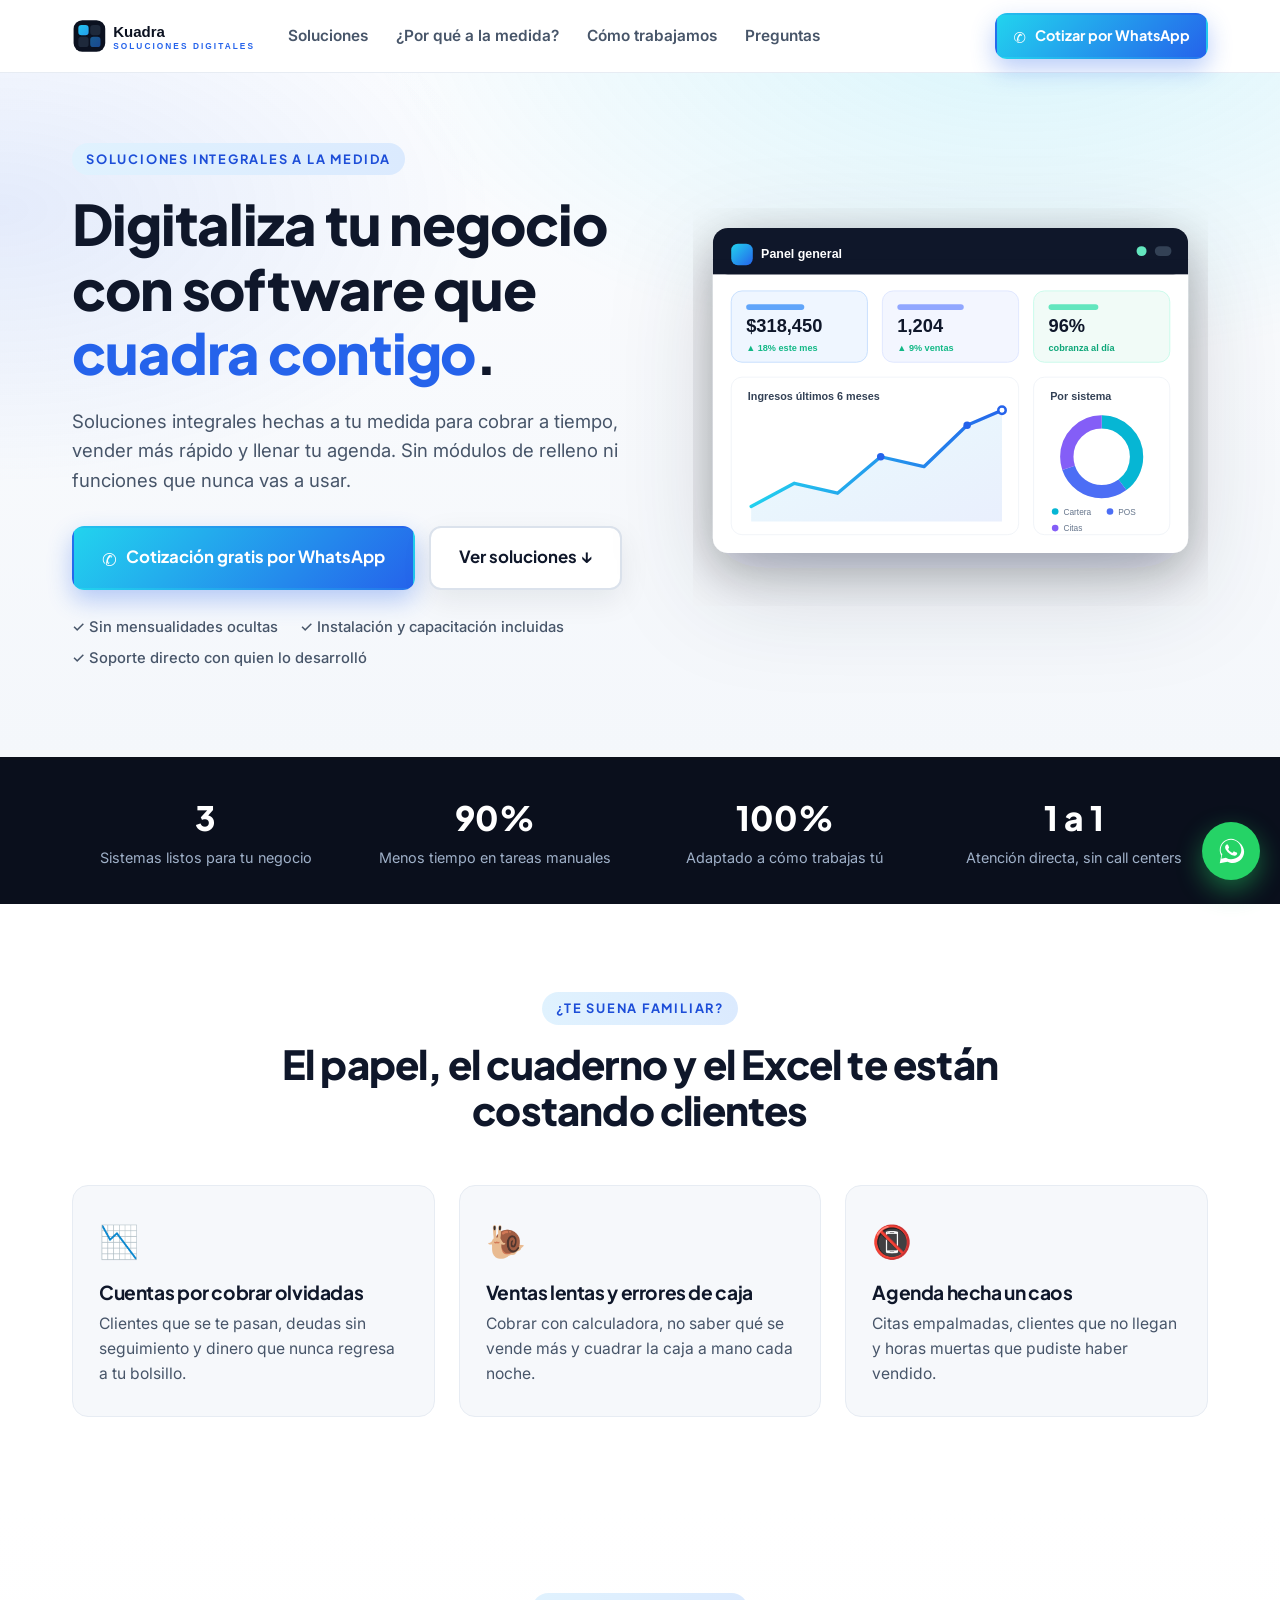
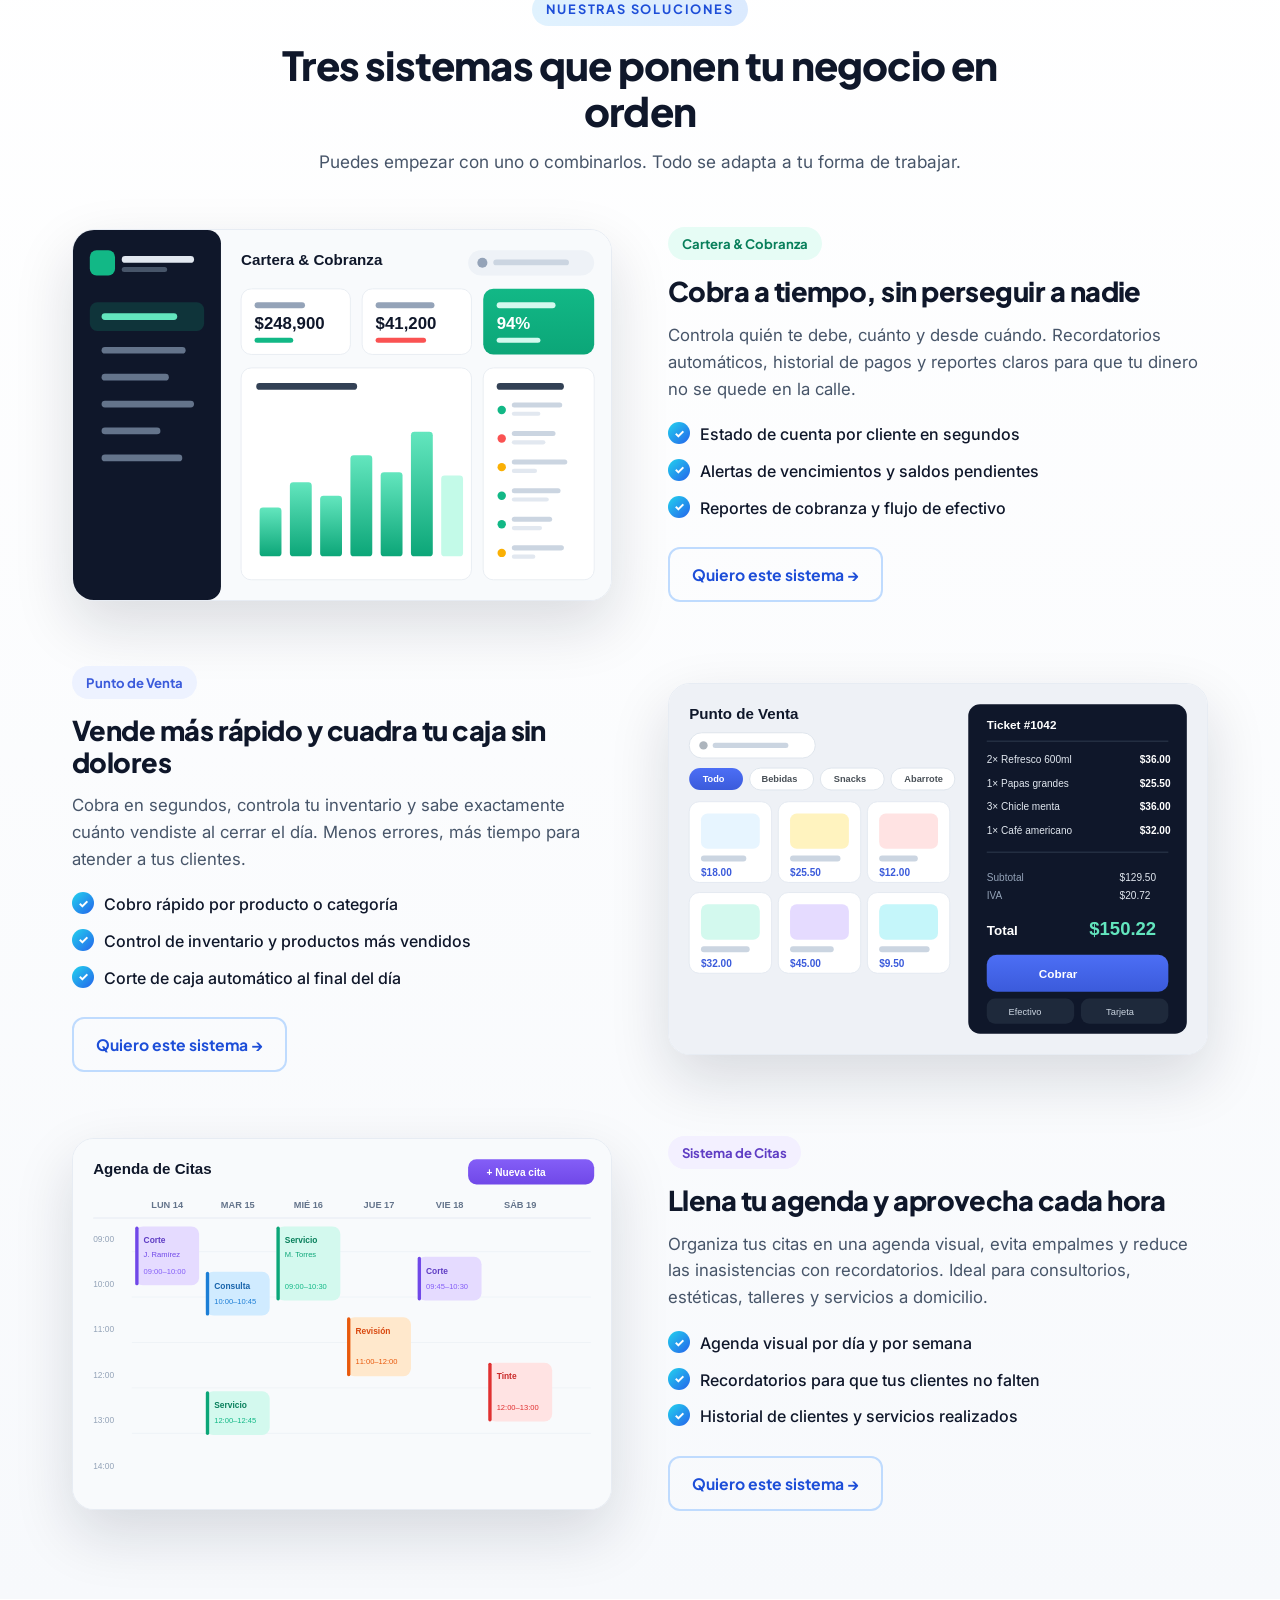
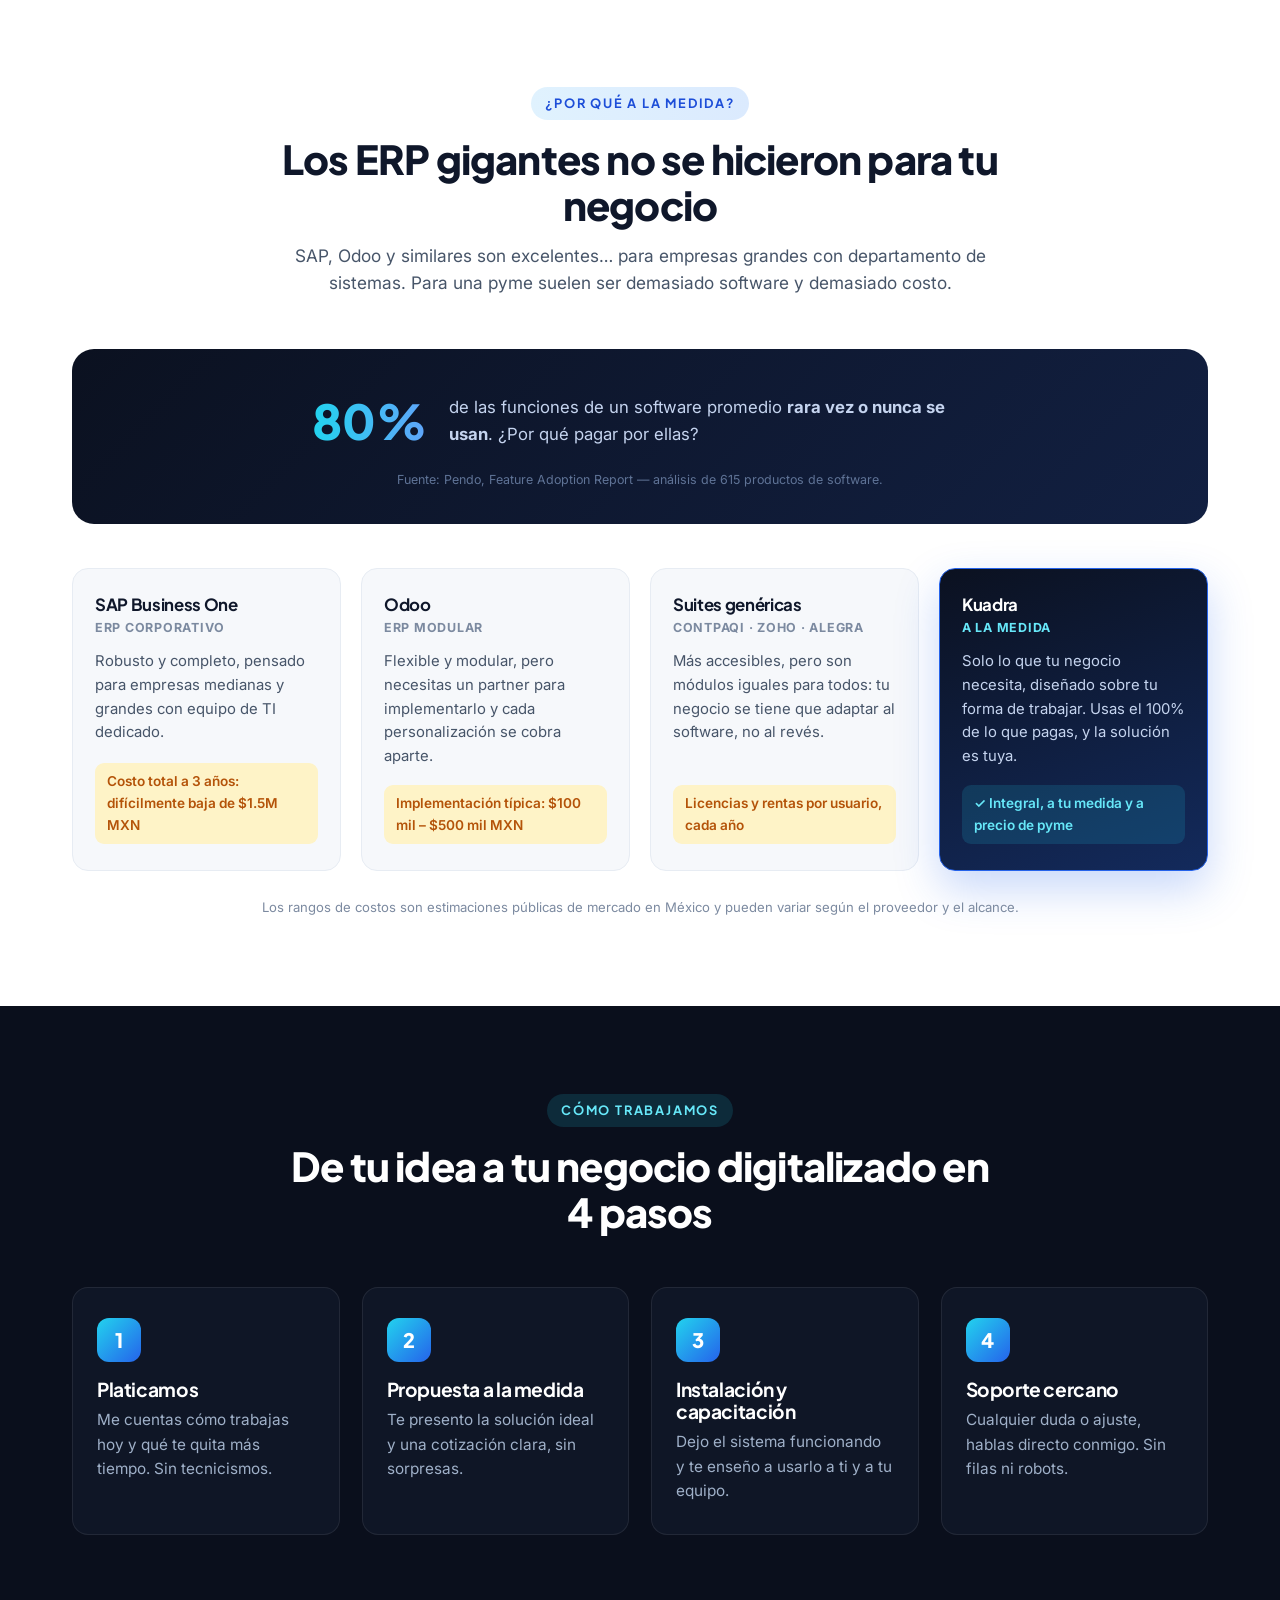
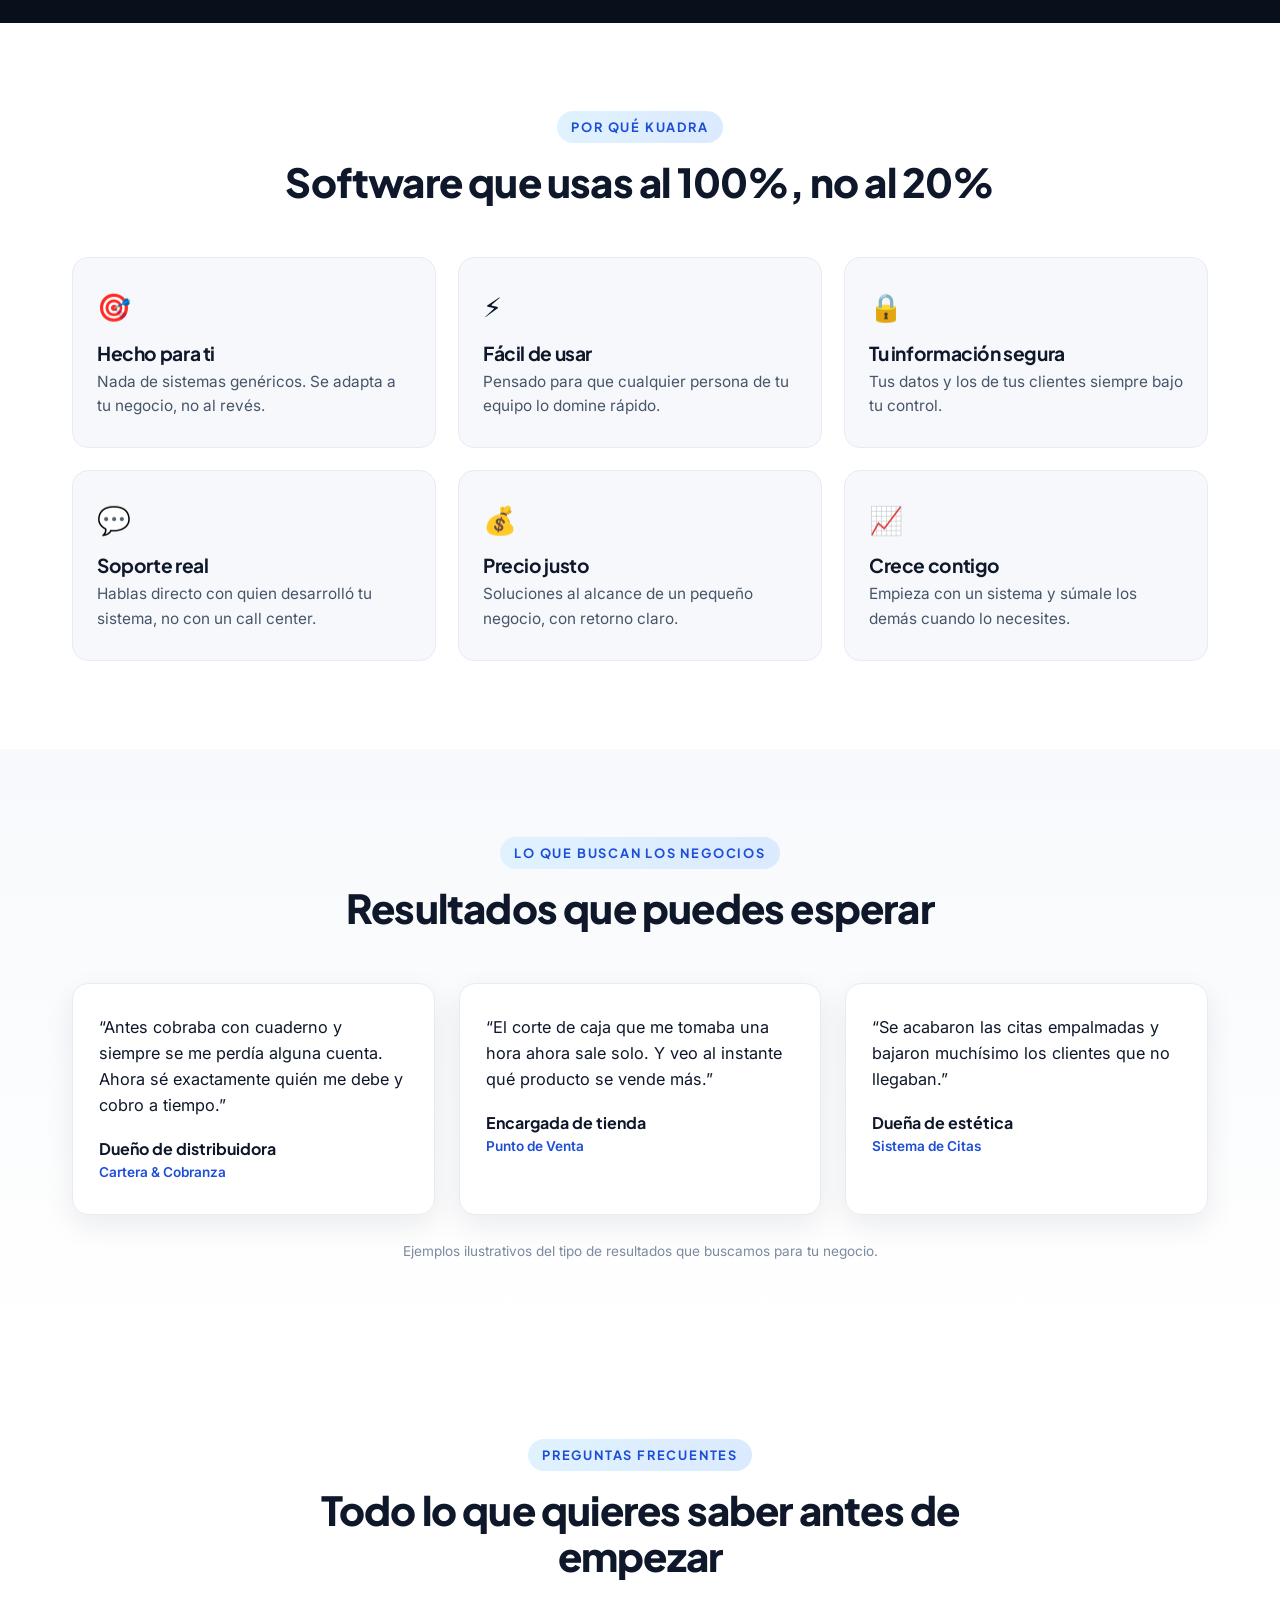
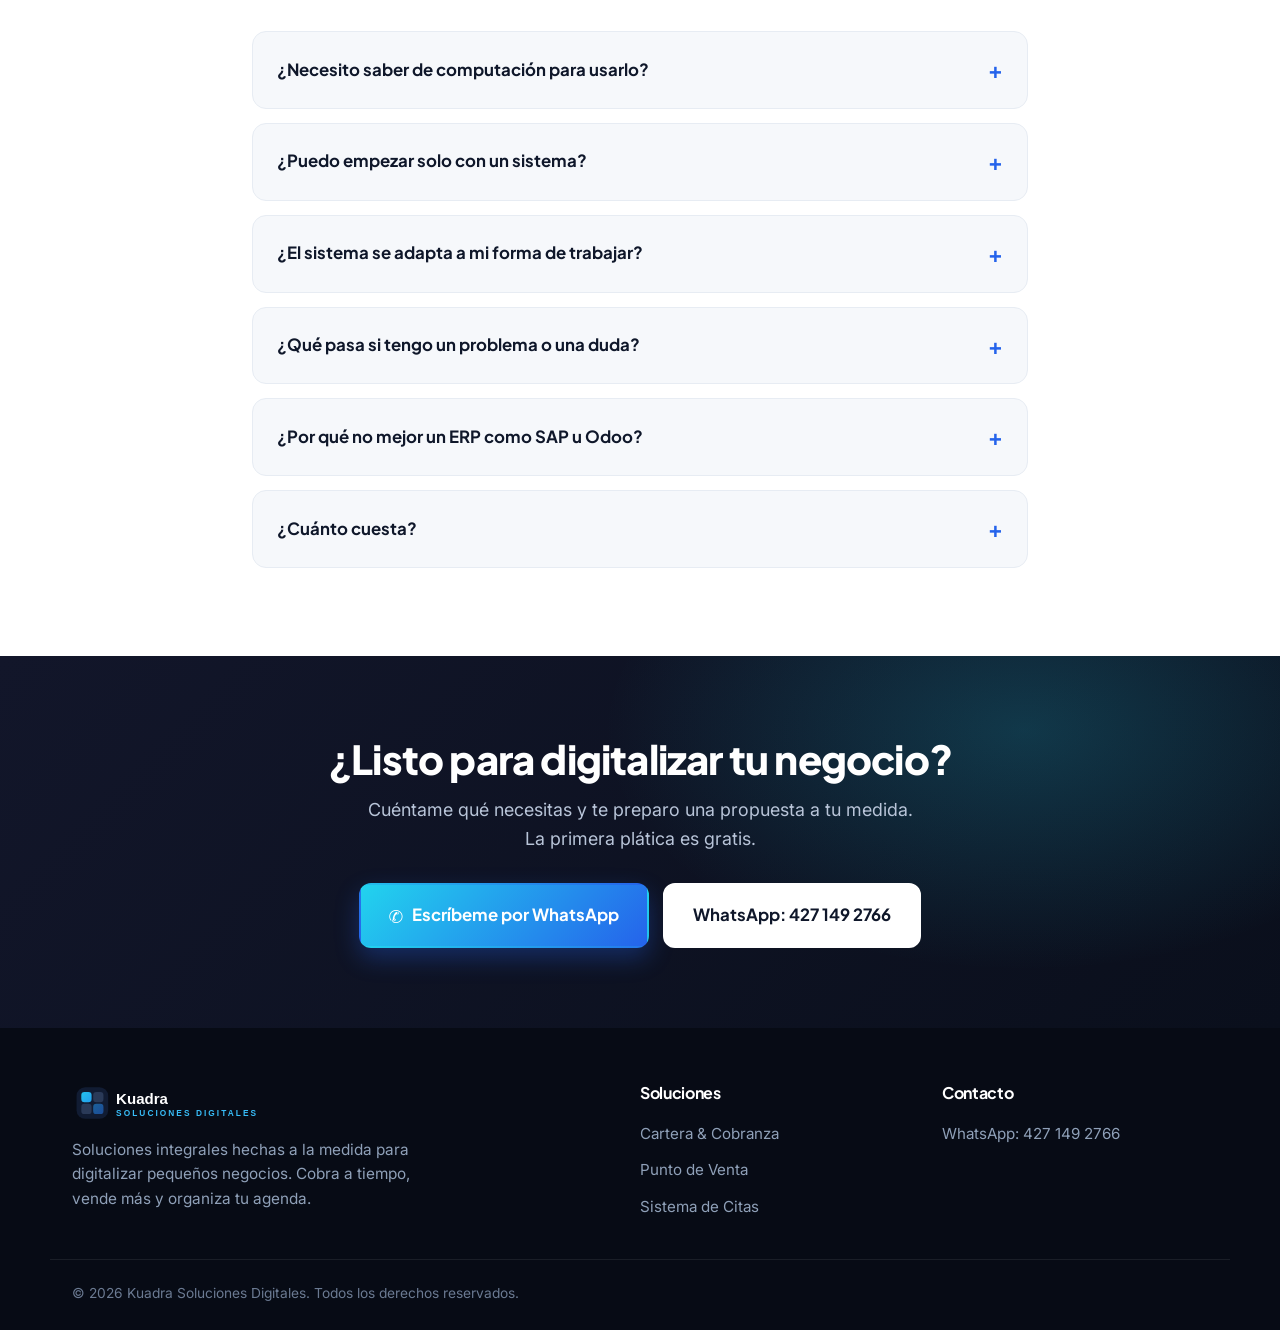
<file: kuadra-todo-en-uno.html>
<!DOCTYPE html>
<html lang="es">
<head>
  <meta charset="UTF-8" />
  <meta name="viewport" content="width=device-width, initial-scale=1.0" />
  <title>Kuadra — Soluciones digitales a la medida para tu negocio</title>
  <meta name="description" content="Soluciones integrales hechas a la medida para pequeños negocios: Cartera y Cobranza, Punto de Venta y Sistema de Citas. Sin pagar por funciones que nunca usarás." />
  <meta name="theme-color" content="#0b1120" />
  <link rel="icon" type="image/svg+xml" href="[data-uri]" />

  <!-- Open Graph -->
  <meta property="og:type" content="website" />
  <meta property="og:title" content="Kuadra — Soluciones digitales a tu medida" />
  <meta property="og:description" content="Software hecho a la medida para pequeños negocios: cobra a tiempo, vende más y organiza tu agenda. Sin pagar por funciones que no usas." />
  <meta property="og:locale" content="es_MX" />

  <link rel="preconnect" href="https://fonts.googleapis.com" />
  <link rel="preconnect" href="https://fonts.gstatic.com" crossorigin />
  <link href="https://fonts.googleapis.com/css2?family=Plus+Jakarta+Sans:wght@400;500;600;700;800&family=Inter:wght@400;500;600&display=swap" rel="stylesheet" />
  <style>
/* ============ Tokens ============ */
:root{
  --bg:#0a0f1c;
  --bg-soft:#0f1626;
  --surface:#ffffff;
  --surface-2:#f6f8fb;
  --line:#e7ecf3;
  --ink:#0f172a;
  --ink-2:#475569;
  --muted:#7c8aa0;
  --brand:#2563eb;
  --brand-2:#22d3ee;
  --brand-ink:#1d4ed8;
  --green:#0ca678;
  --blue:#4c6ef5;
  --purple:#7048e8;
  --radius:16px;
  --radius-lg:22px;
  --shadow:0 10px 30px rgba(15,23,42,.08);
  --shadow-lg:0 24px 60px rgba(15,23,42,.14);
  --container:1180px;
  --font:"Plus Jakarta Sans",system-ui,-apple-system,Segoe UI,Roboto,sans-serif;
  --font-body:"Inter",system-ui,-apple-system,Segoe UI,Roboto,sans-serif;
}

*{box-sizing:border-box;margin:0;padding:0}
html{scroll-behavior:smooth;overflow-x:hidden}
body{
  font-family:var(--font-body);
  color:var(--ink);
  background:var(--surface);
  line-height:1.6;
  -webkit-font-smoothing:antialiased;
  overflow-x:hidden;
}
h1,h2,h3,h4,.brand{font-family:var(--font);line-height:1.15;letter-spacing:-.02em}
img{max-width:100%;height:auto;display:block}
a{color:inherit;text-decoration:none}

.container{width:100%;max-width:var(--container);margin:0 auto;padding:0 22px}
.container.narrow{max-width:820px}
.section{padding:88px 0}
.section-head{margin-bottom:52px}
.section-head.center{text-align:center;max-width:720px;margin-left:auto;margin-right:auto}
.eyebrow{
  display:inline-block;font-family:var(--font);font-weight:700;font-size:.8rem;
  letter-spacing:.14em;text-transform:uppercase;color:var(--brand-ink);
  background:linear-gradient(90deg,#e0f2fe,#dbeafe);padding:6px 14px;border-radius:999px;margin-bottom:16px;
}
h1{font-size:clamp(2.1rem,5vw,3.5rem);font-weight:800}
h2{font-size:clamp(1.7rem,3.6vw,2.5rem);font-weight:800}
h3{font-size:1.2rem;font-weight:700}
.section-sub{color:var(--ink-2);font-size:1.08rem;margin-top:14px}
.hl{color:var(--brand);position:relative;white-space:nowrap}

/* ============ Buttons ============ */
.btn{
  display:inline-flex;align-items:center;gap:9px;justify-content:center;
  font-family:var(--font);font-weight:700;font-size:.98rem;
  padding:13px 22px;border-radius:12px;cursor:pointer;border:2px solid transparent;
  transition:transform .18s ease,box-shadow .18s ease,background .18s ease,color .18s ease;white-space:nowrap;
}
.btn-sm{padding:9px 16px;font-size:.9rem}
.btn-lg{padding:16px 28px;font-size:1.05rem}
.btn-primary{background:linear-gradient(135deg,var(--brand-2),var(--brand));color:#fff;box-shadow:0 10px 24px rgba(37,99,235,.32)}
.btn-primary:hover{transform:translateY(-2px);box-shadow:0 16px 30px rgba(37,99,235,.42)}
.btn-ghost{background:rgba(255,255,255,.06);color:#fff;border-color:rgba(255,255,255,.22)}
.btn-ghost:hover{background:rgba(255,255,255,.14);transform:translateY(-2px)}
.btn-dark-ghost{background:#fff;color:var(--ink);border-color:#dbe2ec;box-shadow:var(--shadow)}
.btn-dark-ghost:hover{border-color:var(--brand);color:var(--brand-ink);transform:translateY(-2px)}
.btn-outline{background:transparent;color:var(--brand-ink);border-color:#bfdbfe}
.btn-outline:hover{background:#eff6ff;transform:translateY(-2px)}
.btn-light{background:#fff;color:var(--ink);border-color:#fff}
.btn-light:hover{transform:translateY(-2px);box-shadow:var(--shadow)}
.wa-ico{font-size:1.05em;transform:translateY(1px)}

/* ============ Header ============ */
.site-header{
  position:sticky;top:0;z-index:50;background:rgba(255,255,255,.82);
  backdrop-filter:saturate(160%) blur(12px);border-bottom:1px solid var(--line);
}
.header-inner{display:flex;align-items:center;gap:20px;height:72px}
.brand img{height:38px;width:auto}
.main-nav{display:flex;gap:28px;margin-left:14px}
.main-nav a{font-weight:600;font-size:.96rem;color:var(--ink-2);transition:color .15s}
.main-nav a:hover{color:var(--brand)}
.header-cta{margin-left:auto}
.nav-toggle{display:none;flex-direction:column;gap:5px;background:none;border:0;cursor:pointer;padding:8px;margin-left:auto}
.nav-toggle span{width:24px;height:2.5px;background:var(--ink);border-radius:2px;transition:.25s}
.nav-toggle.open span:nth-child(1){transform:translateY(7.5px) rotate(45deg)}
.nav-toggle.open span:nth-child(2){opacity:0}
.nav-toggle.open span:nth-child(3){transform:translateY(-7.5px) rotate(-45deg)}
.mobile-nav{display:none;flex-direction:column;gap:6px;padding:12px 22px 20px;border-bottom:1px solid var(--line);background:#fff}
.mobile-nav.open{display:flex}
.mobile-nav a{padding:12px 4px;font-weight:600;color:var(--ink-2);border-bottom:1px solid #f1f4f8}
.mobile-nav a.btn{color:#fff;border:0;margin-top:8px;justify-content:center}

/* ============ Hero ============ */
.hero{
  position:relative;padding:70px 0 86px;
  background:
    radial-gradient(1100px 600px at 80% -10%,rgba(34,211,238,.16),transparent 60%),
    radial-gradient(900px 500px at 0% 20%,rgba(37,99,235,.10),transparent 55%),
    linear-gradient(180deg,#fbfcfe,#f4f7fb);
  overflow:hidden;
}
.hero-grid{display:grid;grid-template-columns:1.05fr .95fr;gap:52px;align-items:center}
.hero-copy,.hero-visual{min-width:0}
.eyebrow{white-space:normal;max-width:100%}
.hero-copy .lead{font-size:1.16rem;color:var(--ink-2);margin:22px 0 30px;max-width:560px}
.hero-actions{display:flex;flex-wrap:wrap;gap:14px;margin-bottom:26px}
.hero-badges{list-style:none;display:flex;flex-wrap:wrap;gap:8px 22px}
.hero-badges li{font-size:.92rem;color:var(--ink-2);font-weight:500}
.hero-visual{position:relative}
.hero-visual img{filter:drop-shadow(0 30px 50px rgba(15,23,42,.16));animation:floaty 6s ease-in-out infinite}
@keyframes floaty{0%,100%{transform:translateY(0)}50%{transform:translateY(-12px)}}

/* ============ Stats ============ */
.stats{background:var(--bg);color:#fff;padding:34px 0}
.stats-grid{display:grid;grid-template-columns:repeat(4,1fr);gap:22px;text-align:center}
.stat strong{display:block;font-family:var(--font);font-size:2.1rem;font-weight:800;color:#fff}
.stat span{font-size:.9rem;color:#9fb0c8}

/* ============ Problem ============ */
.problem{background:var(--surface)}
.problem-grid{display:grid;grid-template-columns:repeat(3,1fr);gap:24px}
.prob-card{background:var(--surface-2);border:1px solid var(--line);border-radius:var(--radius);padding:30px 26px;transition:transform .2s,box-shadow .2s}
.prob-card:hover{transform:translateY(-4px);box-shadow:var(--shadow)}
.prob-ico{font-size:2rem;margin-bottom:14px}
.prob-card h3{margin-bottom:8px}
.prob-card p{color:var(--ink-2);font-size:.98rem}

/* ============ Solutions ============ */
.solutions{background:linear-gradient(180deg,#fff,#f7f9fc)}
.sol-row{display:grid;grid-template-columns:1fr 1fr;gap:56px;align-items:center;margin-top:64px}
.sol-row:first-of-type{margin-top:8px}
.sol-row.reverse .sol-media{order:2}
.sol-media img{border-radius:var(--radius-lg);box-shadow:var(--shadow-lg);border:1px solid var(--line)}
.sol-copy .tag{display:inline-block;font-family:var(--font);font-weight:700;font-size:.82rem;padding:6px 14px;border-radius:999px;margin-bottom:16px}
.tag-green{background:#e6fcf5;color:#087f5b}
.tag-blue{background:#edf2ff;color:#3b5bdb}
.tag-purple{background:#f3f0ff;color:#5f3dc4}
.sol-copy h3{font-size:1.7rem;font-weight:800;margin-bottom:14px}
.sol-copy>p{color:var(--ink-2);font-size:1.05rem;margin-bottom:20px}
.check-list{list-style:none;margin-bottom:26px;display:grid;gap:11px}
.check-list li{position:relative;padding-left:32px;color:var(--ink);font-weight:500}
.check-list li::before{content:"✓";position:absolute;left:0;top:0;width:22px;height:22px;border-radius:50%;background:linear-gradient(135deg,var(--brand-2),var(--brand));color:#fff;font-size:.75rem;font-weight:800;display:grid;place-items:center}

/* ============ Compare (ERPs vs a la medida) ============ */
.compare{background:var(--surface)}
.stat-banner{
  display:flex;flex-wrap:wrap;align-items:center;justify-content:center;gap:10px 22px;
  background:linear-gradient(135deg,#0b1120,#122042);border-radius:var(--radius-lg);
  padding:34px 30px;margin-bottom:44px;text-align:center;
}
.stat-banner strong{font-family:var(--font);font-size:clamp(2rem,4.5vw,3rem);font-weight:800;background:linear-gradient(90deg,#22d3ee,#60a5fa);-webkit-background-clip:text;background-clip:text;color:transparent}
.stat-banner p{color:#c5d4ef;font-size:1.05rem;max-width:520px;text-align:left}
.stat-banner small{flex-basis:100%;color:#5f7396;font-size:.78rem}
.comp-grid{display:grid;grid-template-columns:repeat(4,1fr);gap:20px;align-items:stretch}
.comp-card{border:1px solid var(--line);border-radius:var(--radius);padding:26px 22px;background:var(--surface-2);display:flex;flex-direction:column}
.comp-card h3{font-size:1.05rem;margin-bottom:4px}
.comp-card .comp-kind{font-size:.78rem;font-weight:700;letter-spacing:.06em;text-transform:uppercase;color:var(--muted);margin-bottom:12px}
.comp-card p{color:var(--ink-2);font-size:.93rem;flex:1}
.comp-card .comp-flag{margin-top:16px;font-size:.85rem;font-weight:600;color:#b45309;background:#fef3c7;border-radius:9px;padding:8px 12px}
.comp-card.highlight{background:linear-gradient(160deg,#0b1120,#132a5c);border:1px solid #2563eb;box-shadow:0 18px 44px rgba(37,99,235,.25)}
.comp-card.highlight h3{color:#fff}
.comp-card.highlight .comp-kind{color:#67e8f9}
.comp-card.highlight p{color:#c5d4ef}
.comp-card.highlight .comp-flag{background:rgba(34,211,238,.14);color:#67e8f9}
.comp-note{text-align:center;color:var(--muted);font-size:.82rem;margin-top:26px}

/* ============ Process ============ */
.process{background:var(--bg);color:#fff}
.process .eyebrow{background:rgba(34,211,238,.14);color:#67e8f9}
.steps{list-style:none;display:grid;grid-template-columns:repeat(4,1fr);gap:22px;counter-reset:s}
.step{position:relative;background:var(--bg-soft);border:1px solid rgba(255,255,255,.08);border-radius:var(--radius);padding:30px 24px}
.step-num{width:44px;height:44px;border-radius:12px;background:linear-gradient(135deg,var(--brand-2),var(--brand));color:#fff;font-family:var(--font);font-weight:800;font-size:1.25rem;display:grid;place-items:center;margin-bottom:16px}
.step h3{margin-bottom:8px;color:#fff}
.step p{color:#9fb0c8;font-size:.96rem}

/* ============ Benefits ============ */
.benefits{background:var(--surface)}
.ben-grid{display:grid;grid-template-columns:repeat(3,1fr);gap:22px}
.ben-card{border:1px solid var(--line);border-radius:var(--radius);padding:28px 24px;background:var(--surface-2);transition:transform .2s,box-shadow .2s,border-color .2s}
.ben-card:hover{transform:translateY(-4px);box-shadow:var(--shadow);border-color:#bfdbfe}
.ben-ico{font-size:1.7rem;margin-bottom:12px}
.ben-card h3{margin-bottom:6px}
.ben-card p{color:var(--ink-2);font-size:.96rem}

/* ============ Testimonials ============ */
.testimonials{background:linear-gradient(180deg,#f7f9fc,#fff)}
.test-grid{display:grid;grid-template-columns:repeat(3,1fr);gap:24px}
.test-card{background:#fff;border:1px solid var(--line);border-radius:var(--radius);padding:30px 26px;box-shadow:var(--shadow)}
.test-card p{font-size:1.02rem;color:var(--ink);margin-bottom:18px}
.test-card footer{display:flex;flex-direction:column}
.test-card strong{font-family:var(--font)}
.test-card span{font-size:.85rem;color:var(--brand-ink);font-weight:600}
.test-note{text-align:center;color:var(--muted);font-size:.85rem;margin-top:26px}

/* ============ FAQ ============ */
.faq{background:var(--surface)}
.faq-list{display:grid;gap:14px}
.faq-item{border:1px solid var(--line);border-radius:14px;background:var(--surface-2);overflow:hidden}
.faq-item summary{list-style:none;cursor:pointer;padding:20px 24px;font-family:var(--font);font-weight:700;font-size:1.05rem;display:flex;justify-content:space-between;align-items:center;gap:16px}
.faq-item summary::-webkit-details-marker{display:none}
.faq-item .chev{font-size:1.4rem;color:var(--brand);transition:transform .25s;flex-shrink:0}
.faq-item[open] .chev{transform:rotate(45deg)}
.faq-item p{padding:0 24px 22px;color:var(--ink-2)}

/* ============ Final CTA ============ */
.cta-final{
  background:
    radial-gradient(700px 400px at 80% 20%,rgba(34,211,238,.20),transparent 60%),
    linear-gradient(135deg,#12162a,#0a0f1c);
  color:#fff;padding:80px 0;text-align:center;
}
.cta-inner h2{color:#fff;margin-bottom:14px}
.cta-inner p{color:#b8c4d8;font-size:1.12rem;max-width:560px;margin:0 auto 30px}
.cta-actions{display:flex;gap:14px;justify-content:center;flex-wrap:wrap}

/* ============ Footer ============ */
.site-footer{background:#070b15;color:#c5d0e0;padding:56px 0 26px}
.footer-grid{display:grid;grid-template-columns:2fr 1fr 1fr;gap:36px;padding-bottom:34px;border-bottom:1px solid rgba(255,255,255,.08)}
.footer-brand img{height:38px;margin-bottom:16px}
.footer-brand p{color:#8fa0b8;max-width:360px;font-size:.96rem}
.footer-col h4{font-family:var(--font);color:#fff;margin-bottom:14px;font-size:1rem}
.footer-col a{display:block;color:#8fa0b8;padding:6px 0;font-size:.95rem;transition:color .15s}
.footer-col a:hover{color:var(--brand-2)}
.footer-bottom{padding-top:22px;font-size:.86rem;color:#6b7a92}

/* ============ Floating WhatsApp ============ */
.wa-float{
  position:fixed;right:20px;bottom:20px;z-index:60;width:58px;height:58px;border-radius:50%;
  background:#25d366;display:grid;place-items:center;box-shadow:0 10px 26px rgba(37,211,102,.45);
  transition:transform .2s;animation:pulse 2.4s infinite;
}
.wa-float:hover{transform:scale(1.08)}
@keyframes pulse{0%{box-shadow:0 0 0 0 rgba(37,211,102,.5),0 10px 26px rgba(37,211,102,.45)}70%{box-shadow:0 0 0 16px rgba(37,211,102,0),0 10px 26px rgba(37,211,102,.45)}100%{box-shadow:0 0 0 0 rgba(37,211,102,0),0 10px 26px rgba(37,211,102,.45)}}

/* ============ Reveal animation ============ */
.reveal{opacity:0;transform:translateY(26px);transition:opacity .6s ease,transform .6s ease}
.reveal.in{opacity:1;transform:none}

/* ============ Responsive ============ */
@media(max-width:940px){
  .main-nav,.header-cta{display:none}
  .nav-toggle{display:flex}
  .hero-grid{grid-template-columns:1fr;gap:40px;text-align:center}
  .hero-copy .lead{margin-left:auto;margin-right:auto}
  .hero-actions,.hero-badges{justify-content:center}
  .hero-visual{max-width:520px;margin:0 auto}
  .stats-grid{grid-template-columns:repeat(2,1fr);gap:26px}
  .problem-grid,.ben-grid,.test-grid{grid-template-columns:1fr}
  .comp-grid{grid-template-columns:repeat(2,1fr)}
  .stat-banner p{text-align:center}
  .steps{grid-template-columns:repeat(2,1fr)}
  .sol-row,.sol-row.reverse .sol-media{grid-template-columns:1fr;order:0}
  .sol-media{order:0!important}
  .sol-copy{text-align:center}
  .check-list{max-width:420px;margin-left:auto;margin-right:auto;text-align:left}
  .footer-grid{grid-template-columns:1fr;gap:28px}
}
@media(max-width:560px){
  .section{padding:64px 0}
  .steps{grid-template-columns:1fr}
  .comp-grid{grid-template-columns:1fr}
  .cta-actions,.hero-actions{flex-direction:column}
  .btn-lg{width:100%}
  .btn{white-space:normal}
  .eyebrow{letter-spacing:.08em}
  h1{font-size:2rem}
}
@media(prefers-reduced-motion:reduce){
  *{animation:none!important;scroll-behavior:auto!important}
  .reveal{opacity:1;transform:none;transition:none}
}

</style>
</head>
<body>

  <!-- ===== HEADER ===== -->
  <header class="site-header" id="top">
    <div class="container header-inner">
      <a href="#top" class="brand" aria-label="Kuadra - Inicio">
        <img src="[data-uri]" alt="Kuadra Soluciones Digitales" width="188" height="40" />
      </a>
      <nav class="main-nav" aria-label="Navegación principal">
        <a href="#soluciones">Soluciones</a>
        <a href="#comparativa">¿Por qué a la medida?</a>
        <a href="#proceso">Cómo trabajamos</a>
        <a href="#faq">Preguntas</a>
      </nav>
      <a class="btn btn-primary btn-sm header-cta" href="https://wa.me/524271492766?text=Hola%2C%20quiero%20digitalizar%20mi%20negocio%20con%20Kuadra" target="_blank" rel="noopener">
        <span class="wa-ico" aria-hidden="true">✆</span> Cotizar por WhatsApp
      </a>
      <button class="nav-toggle" id="navToggle" aria-label="Abrir menú" aria-expanded="false">
        <span></span><span></span><span></span>
      </button>
    </div>
    <div class="mobile-nav" id="mobileNav">
      <a href="#soluciones">Soluciones</a>
      <a href="#comparativa">¿Por qué a la medida?</a>
      <a href="#proceso">Cómo trabajamos</a>
      <a href="#faq">Preguntas</a>
      <a class="btn btn-primary" href="https://wa.me/524271492766" target="_blank" rel="noopener">Cotizar por WhatsApp</a>
    </div>
  </header>

  <main>
    <!-- ===== HERO ===== -->
    <section class="hero">
      <div class="container hero-grid">
        <div class="hero-copy">
          <span class="eyebrow">Soluciones integrales a la medida</span>
          <h1>Digitaliza tu negocio con software que <span class="hl">cuadra contigo</span>.</h1>
          <p class="lead">
            Soluciones integrales hechas a tu medida para cobrar a tiempo, vender más rápido y llenar tu agenda.
            Sin módulos de relleno ni funciones que nunca vas a usar.
          </p>
          <div class="hero-actions">
            <a class="btn btn-primary btn-lg" href="https://wa.me/524271492766?text=Hola%2C%20quiero%20una%20cotizaci%C3%B3n%20para%20digitalizar%20mi%20negocio" target="_blank" rel="noopener">
              <span class="wa-ico" aria-hidden="true">✆</span> Cotización gratis por WhatsApp
            </a>
            <a class="btn btn-dark-ghost btn-lg" href="#soluciones">Ver soluciones ↓</a>
          </div>
          <ul class="hero-badges">
            <li>✓ Sin mensualidades ocultas</li>
            <li>✓ Instalación y capacitación incluidas</li>
            <li>✓ Soporte directo con quien lo desarrolló</li>
          </ul>
        </div>
        <div class="hero-visual">
          <img src="[data-uri]" alt="Panel de control mostrando ingresos, ventas y cobranza" width="620" height="480" loading="eager" />
        </div>
      </div>
    </section>

    <!-- ===== TRUST BAR / STATS ===== -->
    <section class="stats" aria-label="Resultados">
      <div class="container stats-grid">
        <div class="stat"><strong data-count="3">3</strong><span>Sistemas listos para tu negocio</span></div>
        <div class="stat"><strong data-count="90" data-suffix="%">90%</strong><span>Menos tiempo en tareas manuales</span></div>
        <div class="stat"><strong data-count="100" data-suffix="%">100%</strong><span>Adaptado a cómo trabajas tú</span></div>
        <div class="stat"><strong>1&nbsp;a&nbsp;1</strong><span>Atención directa, sin call centers</span></div>
      </div>
    </section>

    <!-- ===== PROBLEM ===== -->
    <section class="problem section">
      <div class="container">
        <div class="section-head center">
          <span class="eyebrow">¿Te suena familiar?</span>
          <h2>El papel, el cuaderno y el Excel te están costando clientes</h2>
        </div>
        <div class="problem-grid">
          <div class="prob-card">
            <div class="prob-ico">📉</div>
            <h3>Cuentas por cobrar olvidadas</h3>
            <p>Clientes que se te pasan, deudas sin seguimiento y dinero que nunca regresa a tu bolsillo.</p>
          </div>
          <div class="prob-card">
            <div class="prob-ico">🐌</div>
            <h3>Ventas lentas y errores de caja</h3>
            <p>Cobrar con calculadora, no saber qué se vende más y cuadrar la caja a mano cada noche.</p>
          </div>
          <div class="prob-card">
            <div class="prob-ico">📵</div>
            <h3>Agenda hecha un caos</h3>
            <p>Citas empalmadas, clientes que no llegan y horas muertas que pudiste haber vendido.</p>
          </div>
        </div>
      </div>
    </section>

    <!-- ===== SOLUTIONS ===== -->
    <section class="solutions section" id="soluciones">
      <div class="container">
        <div class="section-head center">
          <span class="eyebrow">Nuestras soluciones</span>
          <h2>Tres sistemas que ponen tu negocio en orden</h2>
          <p class="section-sub">Puedes empezar con uno o combinarlos. Todo se adapta a tu forma de trabajar.</p>
        </div>

        <!-- Solution 1 -->
        <article class="sol-row">
          <div class="sol-media">
            <img src="[data-uri]" alt="Sistema de Cartera y Cobranza con gráficas de saldos" width="640" height="440" loading="lazy" />
          </div>
          <div class="sol-copy">
            <span class="tag tag-green">Cartera &amp; Cobranza</span>
            <h3>Cobra a tiempo, sin perseguir a nadie</h3>
            <p>Controla quién te debe, cuánto y desde cuándo. Recordatorios automáticos, historial de pagos y reportes claros para que tu dinero no se quede en la calle.</p>
            <ul class="check-list">
              <li>Estado de cuenta por cliente en segundos</li>
              <li>Alertas de vencimientos y saldos pendientes</li>
              <li>Reportes de cobranza y flujo de efectivo</li>
            </ul>
            <a class="btn btn-outline" href="https://wa.me/524271492766?text=Me%20interesa%20el%20sistema%20de%20Cartera%20y%20Cobranza" target="_blank" rel="noopener">Quiero este sistema →</a>
          </div>
        </article>

        <!-- Solution 2 -->
        <article class="sol-row reverse">
          <div class="sol-media">
            <img src="[data-uri]" alt="Pantalla de Punto de Venta con productos y ticket de cobro" width="640" height="440" loading="lazy" />
          </div>
          <div class="sol-copy">
            <span class="tag tag-blue">Punto de Venta</span>
            <h3>Vende más rápido y cuadra tu caja sin dolores</h3>
            <p>Cobra en segundos, controla tu inventario y sabe exactamente cuánto vendiste al cerrar el día. Menos errores, más tiempo para atender a tus clientes.</p>
            <ul class="check-list">
              <li>Cobro rápido por producto o categoría</li>
              <li>Control de inventario y productos más vendidos</li>
              <li>Corte de caja automático al final del día</li>
            </ul>
            <a class="btn btn-outline" href="https://wa.me/524271492766?text=Me%20interesa%20el%20sistema%20de%20Punto%20de%20Venta" target="_blank" rel="noopener">Quiero este sistema →</a>
          </div>
        </article>

        <!-- Solution 3 -->
        <article class="sol-row">
          <div class="sol-media">
            <img src="[data-uri]" alt="Agenda de citas semanal con bloques de horario" width="640" height="440" loading="lazy" />
          </div>
          <div class="sol-copy">
            <span class="tag tag-purple">Sistema de Citas</span>
            <h3>Llena tu agenda y aprovecha cada hora</h3>
            <p>Organiza tus citas en una agenda visual, evita empalmes y reduce las inasistencias con recordatorios. Ideal para consultorios, estéticas, talleres y servicios a domicilio.</p>
            <ul class="check-list">
              <li>Agenda visual por día y por semana</li>
              <li>Recordatorios para que tus clientes no falten</li>
              <li>Historial de clientes y servicios realizados</li>
            </ul>
            <a class="btn btn-outline" href="https://wa.me/524271492766?text=Me%20interesa%20el%20sistema%20de%20Citas" target="_blank" rel="noopener">Quiero este sistema →</a>
          </div>
        </article>
      </div>
    </section>

    <!-- ===== COMPARE: ERPs grandes vs a la medida ===== -->
    <section class="compare section" id="comparativa">
      <div class="container">
        <div class="section-head center">
          <span class="eyebrow">¿Por qué a la medida?</span>
          <h2>Los ERP gigantes no se hicieron para tu negocio</h2>
          <p class="section-sub">SAP, Odoo y similares son excelentes… para empresas grandes con departamento de sistemas. Para una pyme suelen ser demasiado software y demasiado costo.</p>
        </div>

        <div class="stat-banner">
          <strong>80%</strong>
          <p>de las funciones de un software promedio <b>rara vez o nunca se usan</b>. ¿Por qué pagar por ellas?</p>
          <small>Fuente: Pendo, Feature Adoption Report — análisis de 615 productos de software.</small>
        </div>

        <div class="comp-grid">
          <div class="comp-card">
            <h3>SAP Business One</h3>
            <span class="comp-kind">ERP corporativo</span>
            <p>Robusto y completo, pensado para empresas medianas y grandes con equipo de TI dedicado.</p>
            <span class="comp-flag">Costo total a 3 años: difícilmente baja de $1.5M MXN</span>
          </div>
          <div class="comp-card">
            <h3>Odoo</h3>
            <span class="comp-kind">ERP modular</span>
            <p>Flexible y modular, pero necesitas un partner para implementarlo y cada personalización se cobra aparte.</p>
            <span class="comp-flag">Implementación típica: $100 mil – $500 mil MXN</span>
          </div>
          <div class="comp-card">
            <h3>Suites genéricas</h3>
            <span class="comp-kind">CONTPAQi · Zoho · Alegra</span>
            <p>Más accesibles, pero son módulos iguales para todos: tu negocio se tiene que adaptar al software, no al revés.</p>
            <span class="comp-flag">Licencias y rentas por usuario, cada año</span>
          </div>
          <div class="comp-card highlight">
            <h3>Kuadra</h3>
            <span class="comp-kind">A la medida</span>
            <p>Solo lo que tu negocio necesita, diseñado sobre tu forma de trabajar. Usas el 100% de lo que pagas, y la solución es tuya.</p>
            <span class="comp-flag">✓ Integral, a tu medida y a precio de pyme</span>
          </div>
        </div>
        <p class="comp-note">Los rangos de costos son estimaciones públicas de mercado en México y pueden variar según el proveedor y el alcance.</p>
      </div>
    </section>

    <!-- ===== PROCESS ===== -->
    <section class="process section" id="proceso">
      <div class="container">
        <div class="section-head center">
          <span class="eyebrow">Cómo trabajamos</span>
          <h2>De tu idea a tu negocio digitalizado en 4 pasos</h2>
        </div>
        <ol class="steps">
          <li class="step">
            <div class="step-num">1</div>
            <h3>Platicamos</h3>
            <p>Me cuentas cómo trabajas hoy y qué te quita más tiempo. Sin tecnicismos.</p>
          </li>
          <li class="step">
            <div class="step-num">2</div>
            <h3>Propuesta a la medida</h3>
            <p>Te presento la solución ideal y una cotización clara, sin sorpresas.</p>
          </li>
          <li class="step">
            <div class="step-num">3</div>
            <h3>Instalación y capacitación</h3>
            <p>Dejo el sistema funcionando y te enseño a usarlo a ti y a tu equipo.</p>
          </li>
          <li class="step">
            <div class="step-num">4</div>
            <h3>Soporte cercano</h3>
            <p>Cualquier duda o ajuste, hablas directo conmigo. Sin filas ni robots.</p>
          </li>
        </ol>
      </div>
    </section>

    <!-- ===== BENEFITS ===== -->
    <section class="benefits section" id="beneficios">
      <div class="container">
        <div class="section-head center">
          <span class="eyebrow">Por qué Kuadra</span>
          <h2>Software que usas al 100%, no al 20%</h2>
        </div>
        <div class="ben-grid">
          <div class="ben-card"><div class="ben-ico">🎯</div><h3>Hecho para ti</h3><p>Nada de sistemas genéricos. Se adapta a tu negocio, no al revés.</p></div>
          <div class="ben-card"><div class="ben-ico">⚡</div><h3>Fácil de usar</h3><p>Pensado para que cualquier persona de tu equipo lo domine rápido.</p></div>
          <div class="ben-card"><div class="ben-ico">🔒</div><h3>Tu información segura</h3><p>Tus datos y los de tus clientes siempre bajo tu control.</p></div>
          <div class="ben-card"><div class="ben-ico">💬</div><h3>Soporte real</h3><p>Hablas directo con quien desarrolló tu sistema, no con un call center.</p></div>
          <div class="ben-card"><div class="ben-ico">💰</div><h3>Precio justo</h3><p>Soluciones al alcance de un pequeño negocio, con retorno claro.</p></div>
          <div class="ben-card"><div class="ben-ico">📈</div><h3>Crece contigo</h3><p>Empieza con un sistema y súmale los demás cuando lo necesites.</p></div>
        </div>
      </div>
    </section>

    <!-- ===== TESTIMONIALS ===== -->
    <section class="testimonials section">
      <div class="container">
        <div class="section-head center">
          <span class="eyebrow">Lo que buscan los negocios</span>
          <h2>Resultados que puedes esperar</h2>
        </div>
        <div class="test-grid">
          <blockquote class="test-card">
            <p>“Antes cobraba con cuaderno y siempre se me perdía alguna cuenta. Ahora sé exactamente quién me debe y cobro a tiempo.”</p>
            <footer><strong>Dueño de distribuidora</strong><span>Cartera &amp; Cobranza</span></footer>
          </blockquote>
          <blockquote class="test-card">
            <p>“El corte de caja que me tomaba una hora ahora sale solo. Y veo al instante qué producto se vende más.”</p>
            <footer><strong>Encargada de tienda</strong><span>Punto de Venta</span></footer>
          </blockquote>
          <blockquote class="test-card">
            <p>“Se acabaron las citas empalmadas y bajaron muchísimo los clientes que no llegaban.”</p>
            <footer><strong>Dueña de estética</strong><span>Sistema de Citas</span></footer>
          </blockquote>
        </div>
        <p class="test-note">Ejemplos ilustrativos del tipo de resultados que buscamos para tu negocio.</p>
      </div>
    </section>

    <!-- ===== FAQ ===== -->
    <section class="faq section" id="faq">
      <div class="container narrow">
        <div class="section-head center">
          <span class="eyebrow">Preguntas frecuentes</span>
          <h2>Todo lo que quieres saber antes de empezar</h2>
        </div>
        <div class="faq-list">
          <details class="faq-item">
            <summary>¿Necesito saber de computación para usarlo?<span class="chev">+</span></summary>
            <p>No. Los sistemas están diseñados para ser fáciles e intuitivos, y la capacitación está incluida. Si sabes usar un celular, puedes usarlos.</p>
          </details>
          <details class="faq-item">
            <summary>¿Puedo empezar solo con un sistema?<span class="chev">+</span></summary>
            <p>Claro. Puedes comenzar con el que más te urja (Cartera, Punto de Venta o Citas) y sumar los demás cuando lo necesites.</p>
          </details>
          <details class="faq-item">
            <summary>¿El sistema se adapta a mi forma de trabajar?<span class="chev">+</span></summary>
            <p>Sí. Cada solución se ajusta a tu negocio: tus productos, tus clientes, tus servicios y tus procesos.</p>
          </details>
          <details class="faq-item">
            <summary>¿Qué pasa si tengo un problema o una duda?<span class="chev">+</span></summary>
            <p>Me escribes directo por WhatsApp. El soporte es personal, con la persona que desarrolló tu sistema.</p>
          </details>
          <details class="faq-item">
            <summary>¿Por qué no mejor un ERP como SAP u Odoo?<span class="chev">+</span></summary>
            <p>Son grandes herramientas, pero están pensadas para empresas con presupuesto y personal de sistemas. La mayoría de las pymes termina pagando licencias e implementaciones costosas para usar una fracción de las funciones. Con una solución a la medida pagas solo por lo que sí vas a usar.</p>
          </details>
          <details class="faq-item">
            <summary>¿Cuánto cuesta?<span class="chev">+</span></summary>
            <p>Depende de qué sistema necesites y qué tan a la medida lo quieras. Escríbeme por WhatsApp y te doy una cotización clara y sin compromiso.</p>
          </details>
        </div>
      </div>
    </section>

    <!-- ===== FINAL CTA ===== -->
    <section class="cta-final" id="contacto">
      <div class="container cta-inner">
        <h2>¿Listo para digitalizar tu negocio?</h2>
        <p>Cuéntame qué necesitas y te preparo una propuesta a tu medida. La primera plática es gratis.</p>
        <div class="cta-actions">
          <a class="btn btn-primary btn-lg" href="https://wa.me/524271492766?text=Hola%2C%20quiero%20digitalizar%20mi%20negocio%20con%20Kuadra" target="_blank" rel="noopener">
            <span class="wa-ico" aria-hidden="true">✆</span> Escríbeme por WhatsApp
          </a>
          <a class="btn btn-light btn-lg" href="https://wa.me/524271492766" target="_blank" rel="noopener">WhatsApp: 427 149 2766</a>
        </div>
      </div>
    </section>
  </main>

  <!-- ===== FOOTER ===== -->
  <footer class="site-footer">
    <div class="container footer-grid">
      <div class="footer-brand">
        <img src="[data-uri]" alt="Kuadra Soluciones Digitales" width="188" height="40" />
        <p>Soluciones integrales hechas a la medida para digitalizar pequeños negocios. Cobra a tiempo, vende más y organiza tu agenda.</p>
      </div>
      <div class="footer-col">
        <h4>Soluciones</h4>
        <a href="#soluciones">Cartera &amp; Cobranza</a>
        <a href="#soluciones">Punto de Venta</a>
        <a href="#soluciones">Sistema de Citas</a>
      </div>
      <div class="footer-col">
        <h4>Contacto</h4>
        <a href="https://wa.me/524271492766" target="_blank" rel="noopener">WhatsApp: 427 149 2766</a>
      </div>
    </div>
    <div class="container footer-bottom">
      <span>© <span id="year">2026</span> Kuadra Soluciones Digitales. Todos los derechos reservados.</span>
    </div>
  </footer>

  <!-- Floating WhatsApp -->
  <a class="wa-float" href="https://wa.me/524271492766?text=Hola%2C%20quiero%20informaci%C3%B3n%20sobre%20las%20soluciones%20de%20Kuadra" target="_blank" rel="noopener" aria-label="Escríbenos por WhatsApp">
    <svg viewBox="0 0 32 32" width="30" height="30" aria-hidden="true"><path fill="#fff" d="M16 3C9.4 3 4 8.4 4 15c0 2.1.6 4.1 1.6 5.9L4 29l8.3-1.6c1.7.9 3.7 1.4 5.7 1.4 6.6 0 12-5.4 12-12S22.6 3 16 3zm0 21.8c-1.8 0-3.5-.5-5-1.4l-.4-.2-4.9 1 1-4.8-.2-.4C5.5 18.4 5 16.7 5 15 5 9 9.9 4.1 16 4.1S27 9 27 15 22.1 24.8 16 24.8zm5.5-7.4c-.3-.2-1.8-.9-2-1-.3-.1-.5-.2-.7.2s-.8 1-1 1.2-.4.2-.7 0c-.3-.2-1.3-.5-2.4-1.5-.9-.8-1.5-1.8-1.7-2.1s0-.5.1-.6l.5-.6c.2-.2.2-.3.3-.5s0-.4 0-.6c-.1-.2-.7-1.7-1-2.3-.3-.6-.5-.5-.7-.5h-.6c-.2 0-.5.1-.8.4s-1.1 1-1.1 2.6 1.1 3 1.3 3.2c.2.2 2.3 3.5 5.5 4.9.8.3 1.4.5 1.8.7.8.2 1.5.2 2 .1.6-.1 1.8-.7 2-1.5.3-.7.3-1.4.2-1.5-.1-.2-.3-.2-.6-.4z"/></svg>
  </a>

  <script>
// ===== Menú móvil =====
const navToggle = document.getElementById('navToggle');
const mobileNav = document.getElementById('mobileNav');
if (navToggle && mobileNav) {
  navToggle.addEventListener('click', () => {
    const open = mobileNav.classList.toggle('open');
    navToggle.classList.toggle('open', open);
    navToggle.setAttribute('aria-expanded', String(open));
  });
  mobileNav.querySelectorAll('a').forEach(a =>
    a.addEventListener('click', () => {
      mobileNav.classList.remove('open');
      navToggle.classList.remove('open');
      navToggle.setAttribute('aria-expanded', 'false');
    })
  );
}

// ===== Año dinámico en el footer =====
const yearEl = document.getElementById('year');
if (yearEl) yearEl.textContent = new Date().getFullYear();

// ===== Animación al hacer scroll =====
const revealTargets = document.querySelectorAll(
  '.section-head, .prob-card, .sol-row, .step, .ben-card, .test-card, .faq-item, .cta-inner'
);
revealTargets.forEach(el => el.classList.add('reveal'));

if ('IntersectionObserver' in window) {
  const io = new IntersectionObserver((entries) => {
    entries.forEach(entry => {
      if (entry.isIntersecting) {
        entry.target.classList.add('in');
        io.unobserve(entry.target);
      }
    });
  }, { threshold: 0.12, rootMargin: '0px 0px -40px 0px' });
  revealTargets.forEach(el => io.observe(el));
} else {
  revealTargets.forEach(el => el.classList.add('in'));
}

// ===== Contadores animados en las estadísticas =====
const counters = document.querySelectorAll('.stat strong[data-count]');
const animateCount = (el) => {
  const target = parseFloat(el.dataset.count);
  const suffix = el.dataset.suffix || '';
  const duration = 1400;
  const start = performance.now();
  const step = (now) => {
    const p = Math.min((now - start) / duration, 1);
    const eased = 1 - Math.pow(1 - p, 3);
    el.textContent = Math.round(target * eased) + suffix;
    if (p < 1) requestAnimationFrame(step);
  };
  requestAnimationFrame(step);
};

if ('IntersectionObserver' in window && counters.length) {
  const co = new IntersectionObserver((entries) => {
    entries.forEach(entry => {
      if (entry.isIntersecting) {
        animateCount(entry.target);
        co.unobserve(entry.target);
      }
    });
  }, { threshold: 0.6 });
  counters.forEach(el => co.observe(el));
}

</script>
</body>
</html>
</file>
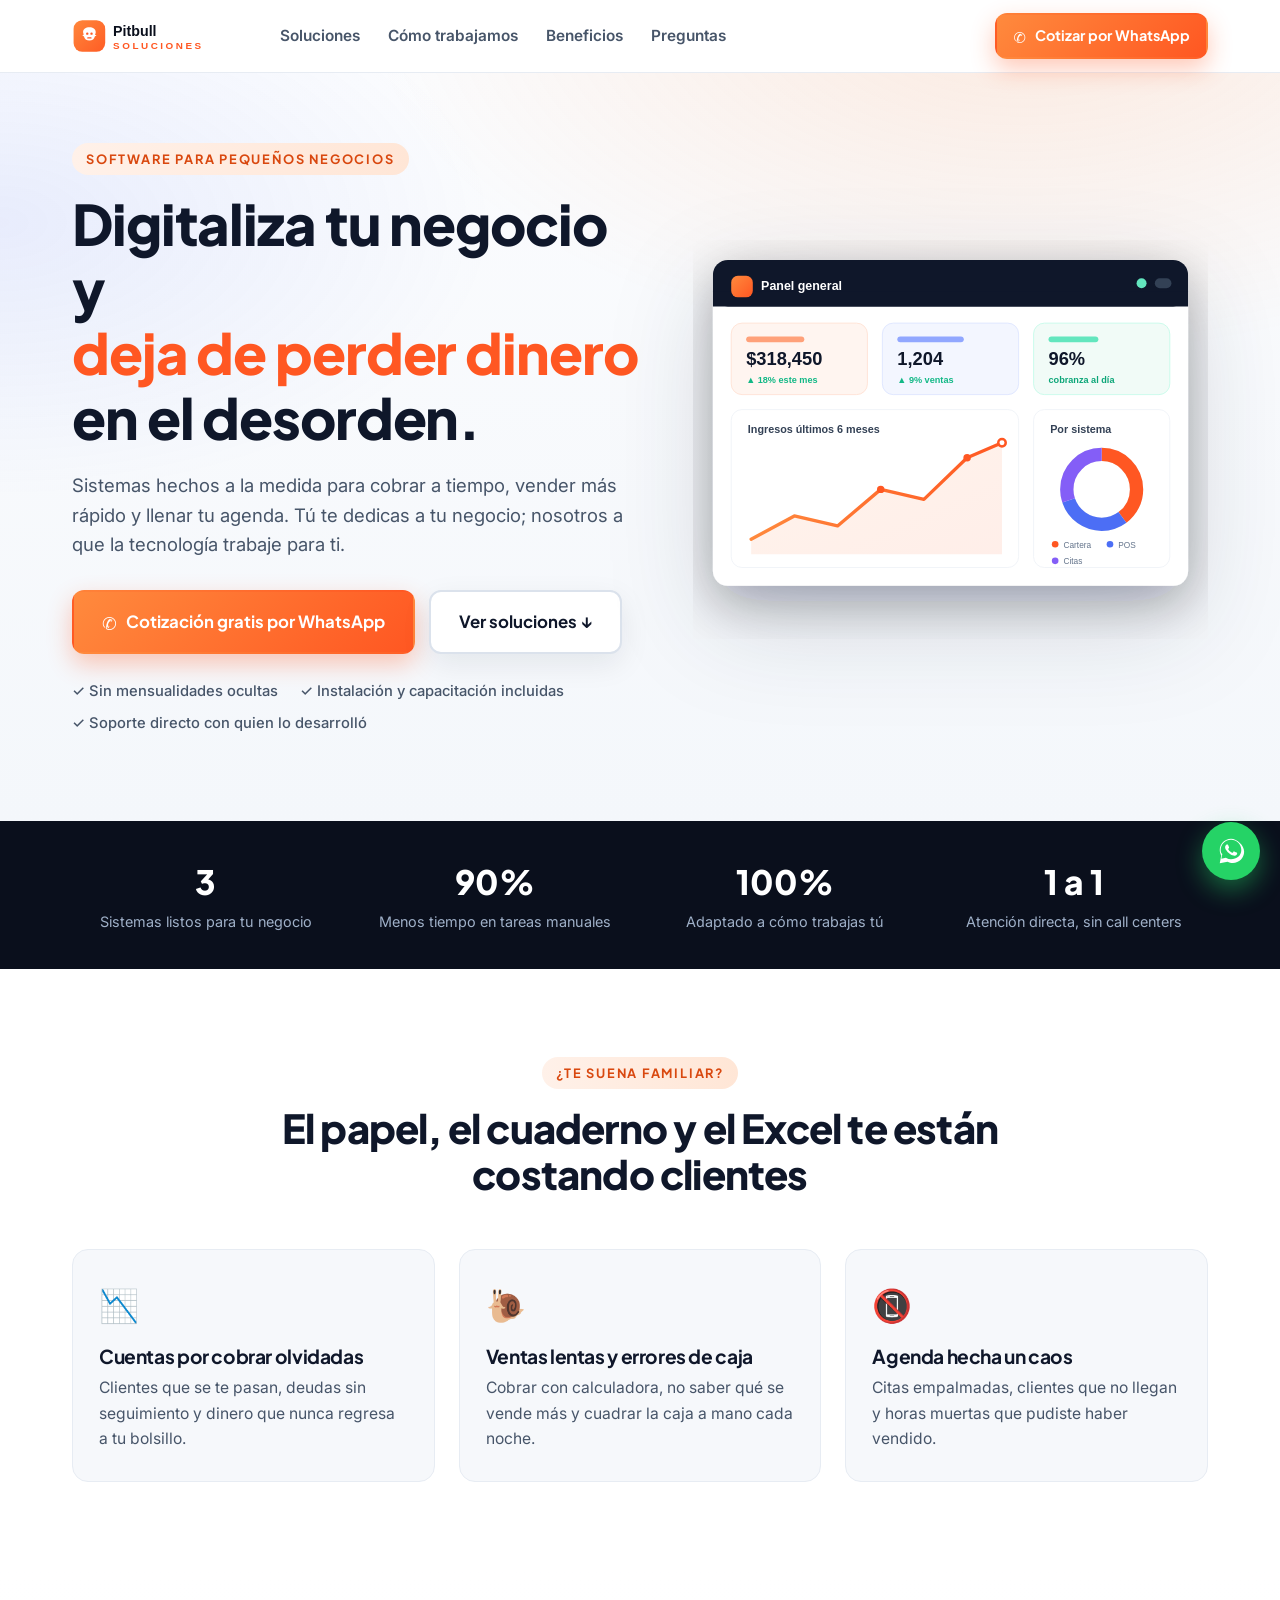
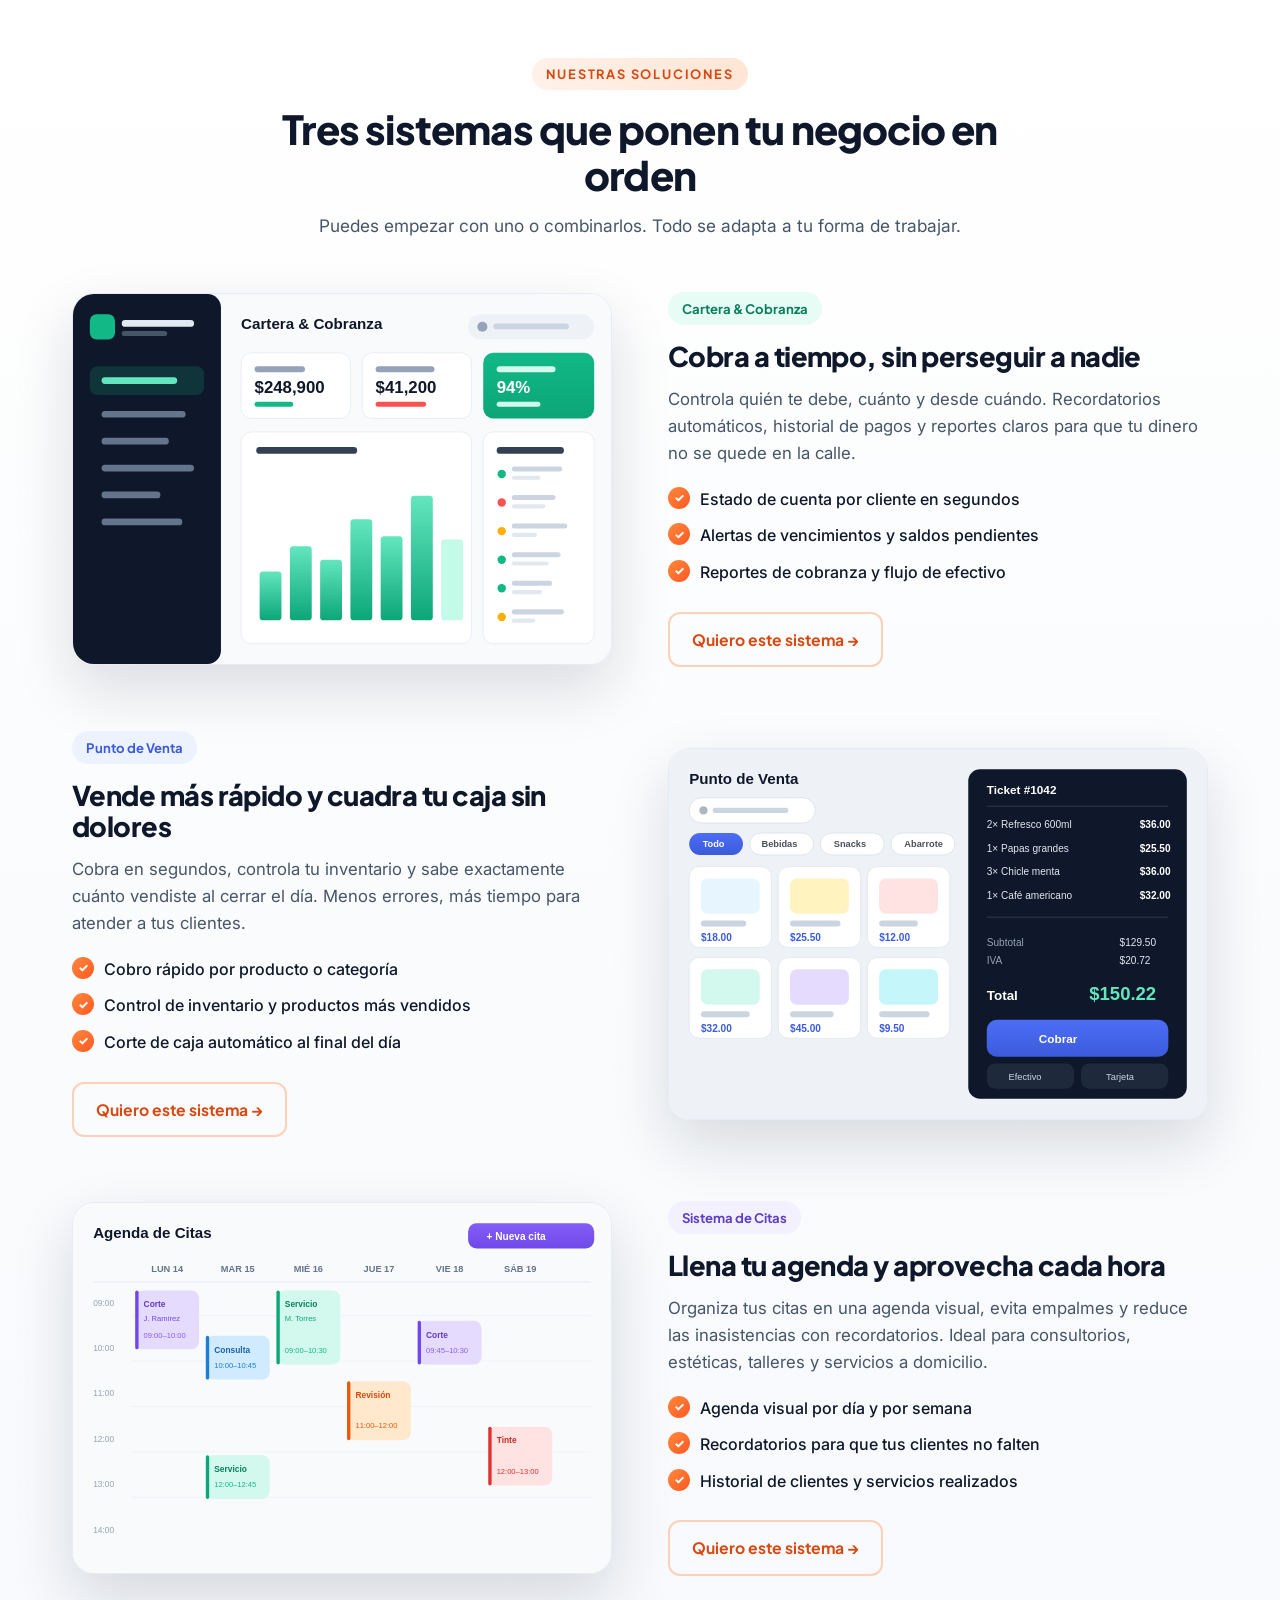
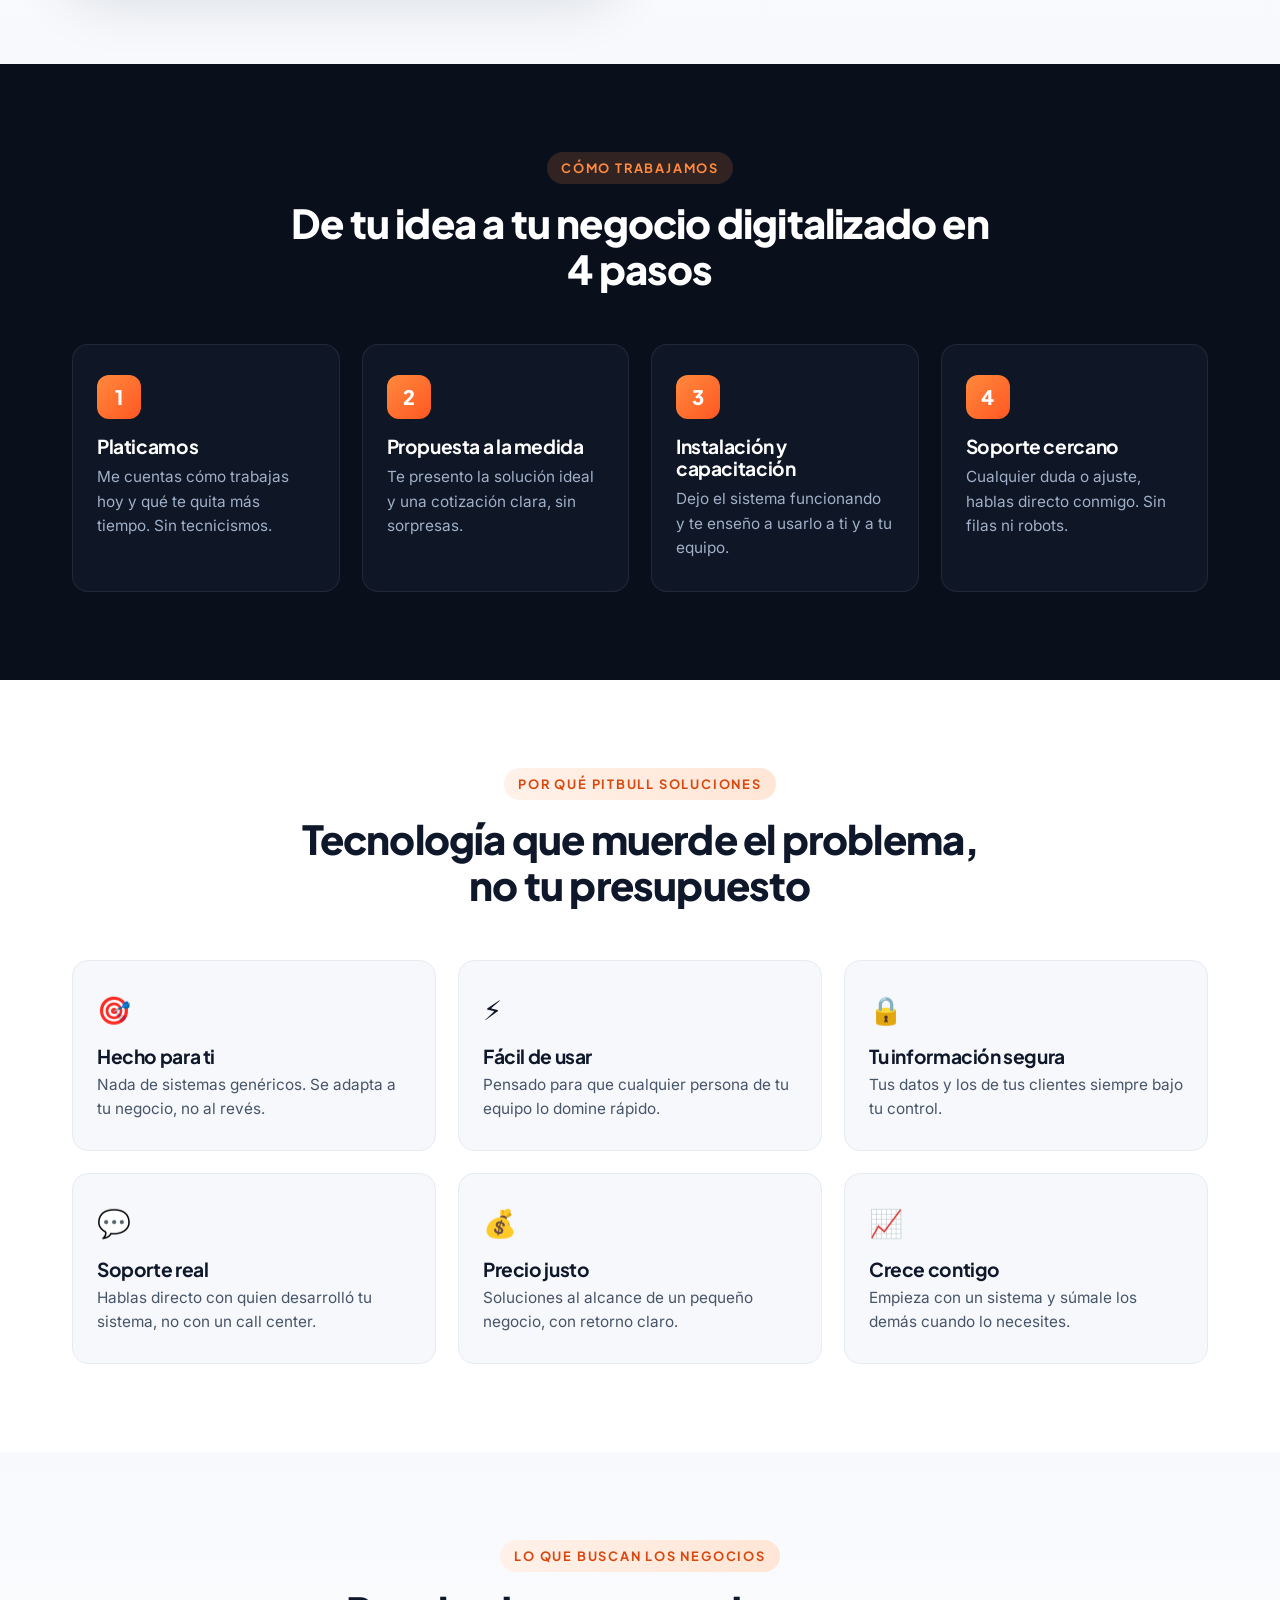
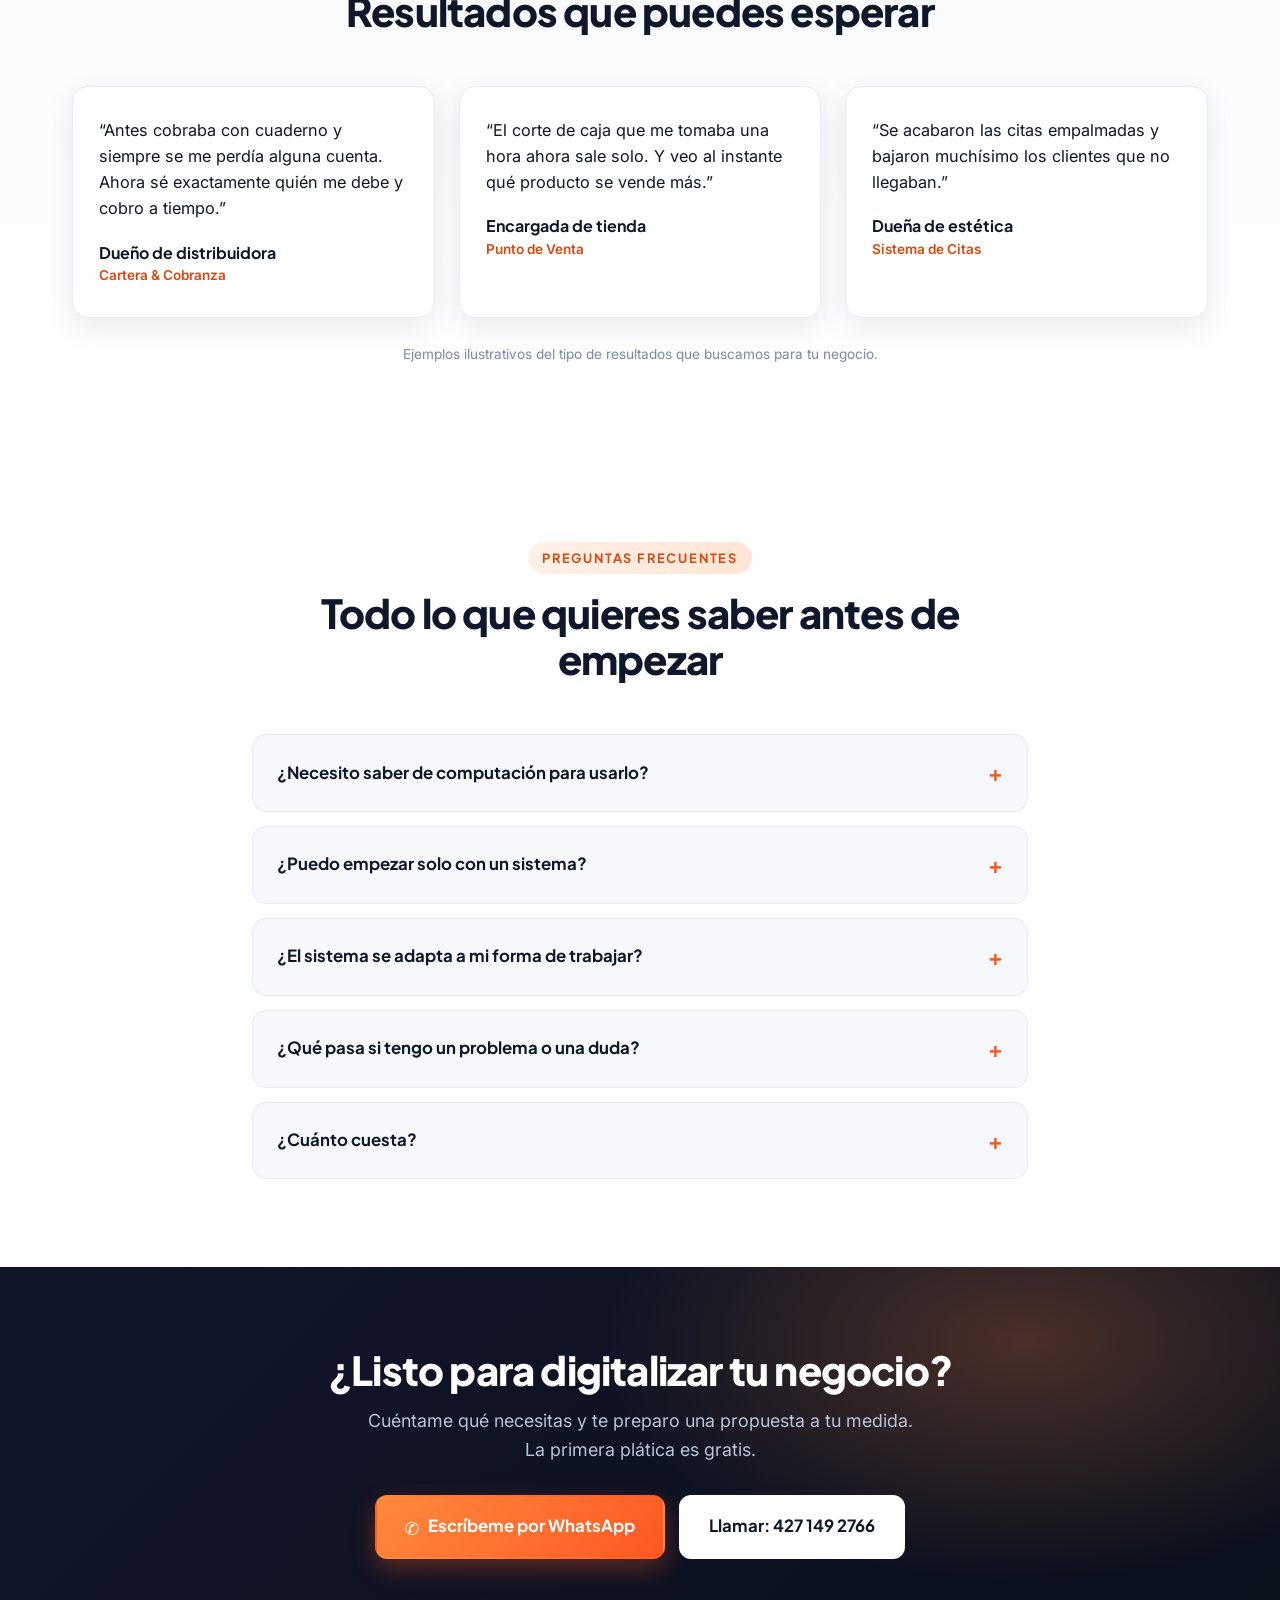
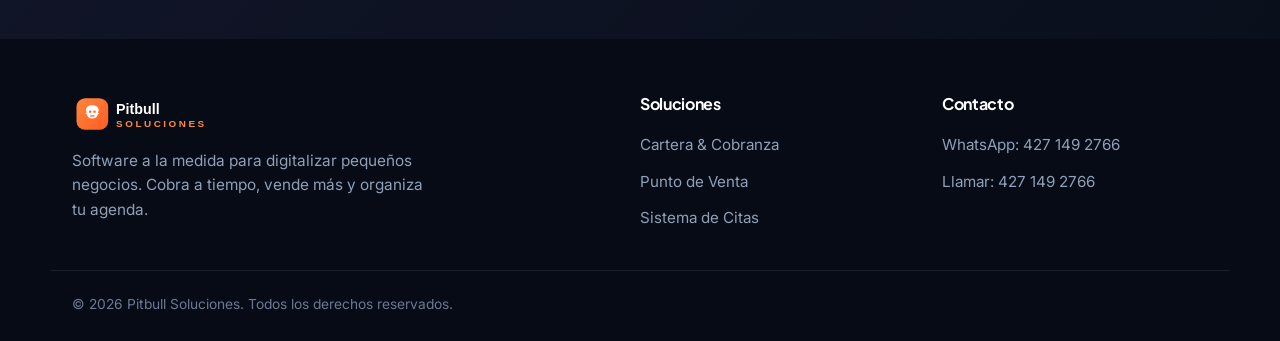
<file: pitbull-soluciones-todo-en-uno.html>
<!DOCTYPE html>
<html lang="es">
<head>
  <meta charset="UTF-8" />
  <meta name="viewport" content="width=device-width, initial-scale=1.0" />
  <title>Pitbull Soluciones — Digitaliza tu negocio con software a la medida</title>
  <meta name="description" content="Software a la medida para pequeños negocios: Cartera y Cobranza, Punto de Venta y Sistema de Citas. Digitaliza, cobra a tiempo y vende más. Pitbull Soluciones." />
  <meta name="theme-color" content="#0a0f1c" />
  <link rel="icon" type="image/svg+xml" href="[data-uri]" />

  <!-- Open Graph -->
  <meta property="og:type" content="website" />
  <meta property="og:title" content="Pitbull Soluciones — Digitaliza tu negocio" />
  <meta property="og:description" content="Software a la medida para pequeños negocios: cobra a tiempo, vende más y organiza tu agenda." />
  <meta property="og:locale" content="es_MX" />

  <link rel="preconnect" href="https://fonts.googleapis.com" />
  <link rel="preconnect" href="https://fonts.gstatic.com" crossorigin />
  <link href="https://fonts.googleapis.com/css2?family=Plus+Jakarta+Sans:wght@400;500;600;700;800&family=Inter:wght@400;500;600&display=swap" rel="stylesheet" />
  <style>
/* ============ Tokens ============ */
:root{
  --bg:#0a0f1c;
  --bg-soft:#0f1626;
  --surface:#ffffff;
  --surface-2:#f6f8fb;
  --line:#e7ecf3;
  --ink:#0f172a;
  --ink-2:#475569;
  --muted:#7c8aa0;
  --brand:#ff5722;
  --brand-2:#ff8a3d;
  --brand-ink:#d9480f;
  --green:#0ca678;
  --blue:#4c6ef5;
  --purple:#7048e8;
  --radius:16px;
  --radius-lg:22px;
  --shadow:0 10px 30px rgba(15,23,42,.08);
  --shadow-lg:0 24px 60px rgba(15,23,42,.14);
  --container:1180px;
  --font:"Plus Jakarta Sans",system-ui,-apple-system,Segoe UI,Roboto,sans-serif;
  --font-body:"Inter",system-ui,-apple-system,Segoe UI,Roboto,sans-serif;
}

*{box-sizing:border-box;margin:0;padding:0}
html{scroll-behavior:smooth;overflow-x:hidden}
body{
  font-family:var(--font-body);
  color:var(--ink);
  background:var(--surface);
  line-height:1.6;
  -webkit-font-smoothing:antialiased;
  overflow-x:hidden;
}
h1,h2,h3,h4,.brand{font-family:var(--font);line-height:1.15;letter-spacing:-.02em}
img{max-width:100%;height:auto;display:block}
a{color:inherit;text-decoration:none}

.container{width:100%;max-width:var(--container);margin:0 auto;padding:0 22px}
.container.narrow{max-width:820px}
.section{padding:88px 0}
.section-head{margin-bottom:52px}
.section-head.center{text-align:center;max-width:720px;margin-left:auto;margin-right:auto}
.eyebrow{
  display:inline-block;font-family:var(--font);font-weight:700;font-size:.8rem;
  letter-spacing:.14em;text-transform:uppercase;color:var(--brand-ink);
  background:linear-gradient(90deg,#fff1e9,#ffe6d6);padding:6px 14px;border-radius:999px;margin-bottom:16px;
}
h1{font-size:clamp(2.1rem,5vw,3.5rem);font-weight:800}
h2{font-size:clamp(1.7rem,3.6vw,2.5rem);font-weight:800}
h3{font-size:1.2rem;font-weight:700}
.section-sub{color:var(--ink-2);font-size:1.08rem;margin-top:14px}
.hl{color:var(--brand);position:relative;white-space:nowrap}

/* ============ Buttons ============ */
.btn{
  display:inline-flex;align-items:center;gap:9px;justify-content:center;
  font-family:var(--font);font-weight:700;font-size:.98rem;
  padding:13px 22px;border-radius:12px;cursor:pointer;border:2px solid transparent;
  transition:transform .18s ease,box-shadow .18s ease,background .18s ease,color .18s ease;white-space:nowrap;
}
.btn-sm{padding:9px 16px;font-size:.9rem}
.btn-lg{padding:16px 28px;font-size:1.05rem}
.btn-primary{background:linear-gradient(135deg,var(--brand-2),var(--brand));color:#fff;box-shadow:0 10px 24px rgba(255,87,34,.32)}
.btn-primary:hover{transform:translateY(-2px);box-shadow:0 16px 30px rgba(255,87,34,.42)}
.btn-ghost{background:rgba(255,255,255,.06);color:#fff;border-color:rgba(255,255,255,.22)}
.btn-ghost:hover{background:rgba(255,255,255,.14);transform:translateY(-2px)}
.btn-dark-ghost{background:#fff;color:var(--ink);border-color:#dbe2ec;box-shadow:var(--shadow)}
.btn-dark-ghost:hover{border-color:var(--brand);color:var(--brand-ink);transform:translateY(-2px)}
.btn-outline{background:transparent;color:var(--brand-ink);border-color:#ffd0b8}
.btn-outline:hover{background:#fff5f0;transform:translateY(-2px)}
.btn-light{background:#fff;color:var(--ink);border-color:#fff}
.btn-light:hover{transform:translateY(-2px);box-shadow:var(--shadow)}
.wa-ico{font-size:1.05em;transform:translateY(1px)}

/* ============ Header ============ */
.site-header{
  position:sticky;top:0;z-index:50;background:rgba(255,255,255,.82);
  backdrop-filter:saturate(160%) blur(12px);border-bottom:1px solid var(--line);
}
.header-inner{display:flex;align-items:center;gap:20px;height:72px}
.brand img{height:38px;width:auto}
.main-nav{display:flex;gap:28px;margin-left:14px}
.main-nav a{font-weight:600;font-size:.96rem;color:var(--ink-2);transition:color .15s}
.main-nav a:hover{color:var(--brand)}
.header-cta{margin-left:auto}
.nav-toggle{display:none;flex-direction:column;gap:5px;background:none;border:0;cursor:pointer;padding:8px;margin-left:auto}
.nav-toggle span{width:24px;height:2.5px;background:var(--ink);border-radius:2px;transition:.25s}
.nav-toggle.open span:nth-child(1){transform:translateY(7.5px) rotate(45deg)}
.nav-toggle.open span:nth-child(2){opacity:0}
.nav-toggle.open span:nth-child(3){transform:translateY(-7.5px) rotate(-45deg)}
.mobile-nav{display:none;flex-direction:column;gap:6px;padding:12px 22px 20px;border-bottom:1px solid var(--line);background:#fff}
.mobile-nav.open{display:flex}
.mobile-nav a{padding:12px 4px;font-weight:600;color:var(--ink-2);border-bottom:1px solid #f1f4f8}
.mobile-nav a.btn{color:#fff;border:0;margin-top:8px;justify-content:center}

/* ============ Hero ============ */
.hero{
  position:relative;padding:70px 0 86px;
  background:
    radial-gradient(1100px 600px at 80% -10%,rgba(255,138,61,.16),transparent 60%),
    radial-gradient(900px 500px at 0% 20%,rgba(76,110,245,.10),transparent 55%),
    linear-gradient(180deg,#fbfcfe,#f4f7fb);
  overflow:hidden;
}
.hero-grid{display:grid;grid-template-columns:1.05fr .95fr;gap:52px;align-items:center}
.hero-copy,.hero-visual{min-width:0}
.eyebrow{white-space:normal;max-width:100%}
.hero-copy .lead{font-size:1.16rem;color:var(--ink-2);margin:22px 0 30px;max-width:560px}
.hero-actions{display:flex;flex-wrap:wrap;gap:14px;margin-bottom:26px}
.hero-badges{list-style:none;display:flex;flex-wrap:wrap;gap:8px 22px}
.hero-badges li{font-size:.92rem;color:var(--ink-2);font-weight:500}
.hero-visual{position:relative}
.hero-visual img{filter:drop-shadow(0 30px 50px rgba(15,23,42,.16));animation:floaty 6s ease-in-out infinite}
@keyframes floaty{0%,100%{transform:translateY(0)}50%{transform:translateY(-12px)}}

/* ============ Stats ============ */
.stats{background:var(--bg);color:#fff;padding:34px 0}
.stats-grid{display:grid;grid-template-columns:repeat(4,1fr);gap:22px;text-align:center}
.stat strong{display:block;font-family:var(--font);font-size:2.1rem;font-weight:800;color:#fff}
.stat span{font-size:.9rem;color:#9fb0c8}

/* ============ Problem ============ */
.problem{background:var(--surface)}
.problem-grid{display:grid;grid-template-columns:repeat(3,1fr);gap:24px}
.prob-card{background:var(--surface-2);border:1px solid var(--line);border-radius:var(--radius);padding:30px 26px;transition:transform .2s,box-shadow .2s}
.prob-card:hover{transform:translateY(-4px);box-shadow:var(--shadow)}
.prob-ico{font-size:2rem;margin-bottom:14px}
.prob-card h3{margin-bottom:8px}
.prob-card p{color:var(--ink-2);font-size:.98rem}

/* ============ Solutions ============ */
.solutions{background:linear-gradient(180deg,#fff,#f7f9fc)}
.sol-row{display:grid;grid-template-columns:1fr 1fr;gap:56px;align-items:center;margin-top:64px}
.sol-row:first-of-type{margin-top:8px}
.sol-row.reverse .sol-media{order:2}
.sol-media img{border-radius:var(--radius-lg);box-shadow:var(--shadow-lg);border:1px solid var(--line)}
.sol-copy .tag{display:inline-block;font-family:var(--font);font-weight:700;font-size:.82rem;padding:6px 14px;border-radius:999px;margin-bottom:16px}
.tag-green{background:#e6fcf5;color:#087f5b}
.tag-blue{background:#edf2ff;color:#3b5bdb}
.tag-purple{background:#f3f0ff;color:#5f3dc4}
.sol-copy h3{font-size:1.7rem;font-weight:800;margin-bottom:14px}
.sol-copy>p{color:var(--ink-2);font-size:1.05rem;margin-bottom:20px}
.check-list{list-style:none;margin-bottom:26px;display:grid;gap:11px}
.check-list li{position:relative;padding-left:32px;color:var(--ink);font-weight:500}
.check-list li::before{content:"✓";position:absolute;left:0;top:0;width:22px;height:22px;border-radius:50%;background:linear-gradient(135deg,var(--brand-2),var(--brand));color:#fff;font-size:.75rem;font-weight:800;display:grid;place-items:center}

/* ============ Process ============ */
.process{background:var(--bg);color:#fff}
.process .eyebrow{background:rgba(255,138,61,.16);color:var(--brand-2)}
.steps{list-style:none;display:grid;grid-template-columns:repeat(4,1fr);gap:22px;counter-reset:s}
.step{position:relative;background:var(--bg-soft);border:1px solid rgba(255,255,255,.08);border-radius:var(--radius);padding:30px 24px}
.step-num{width:44px;height:44px;border-radius:12px;background:linear-gradient(135deg,var(--brand-2),var(--brand));color:#fff;font-family:var(--font);font-weight:800;font-size:1.25rem;display:grid;place-items:center;margin-bottom:16px}
.step h3{margin-bottom:8px;color:#fff}
.step p{color:#9fb0c8;font-size:.96rem}

/* ============ Benefits ============ */
.benefits{background:var(--surface)}
.ben-grid{display:grid;grid-template-columns:repeat(3,1fr);gap:22px}
.ben-card{border:1px solid var(--line);border-radius:var(--radius);padding:28px 24px;background:var(--surface-2);transition:transform .2s,box-shadow .2s,border-color .2s}
.ben-card:hover{transform:translateY(-4px);box-shadow:var(--shadow);border-color:#ffd8c4}
.ben-ico{font-size:1.7rem;margin-bottom:12px}
.ben-card h3{margin-bottom:6px}
.ben-card p{color:var(--ink-2);font-size:.96rem}

/* ============ Testimonials ============ */
.testimonials{background:linear-gradient(180deg,#f7f9fc,#fff)}
.test-grid{display:grid;grid-template-columns:repeat(3,1fr);gap:24px}
.test-card{background:#fff;border:1px solid var(--line);border-radius:var(--radius);padding:30px 26px;box-shadow:var(--shadow)}
.test-card p{font-size:1.02rem;color:var(--ink);margin-bottom:18px}
.test-card footer{display:flex;flex-direction:column}
.test-card strong{font-family:var(--font)}
.test-card span{font-size:.85rem;color:var(--brand-ink);font-weight:600}
.test-note{text-align:center;color:var(--muted);font-size:.85rem;margin-top:26px}

/* ============ FAQ ============ */
.faq{background:var(--surface)}
.faq-list{display:grid;gap:14px}
.faq-item{border:1px solid var(--line);border-radius:14px;background:var(--surface-2);overflow:hidden}
.faq-item summary{list-style:none;cursor:pointer;padding:20px 24px;font-family:var(--font);font-weight:700;font-size:1.05rem;display:flex;justify-content:space-between;align-items:center;gap:16px}
.faq-item summary::-webkit-details-marker{display:none}
.faq-item .chev{font-size:1.4rem;color:var(--brand);transition:transform .25s;flex-shrink:0}
.faq-item[open] .chev{transform:rotate(45deg)}
.faq-item p{padding:0 24px 22px;color:var(--ink-2)}

/* ============ Final CTA ============ */
.cta-final{
  background:
    radial-gradient(700px 400px at 80% 20%,rgba(255,138,61,.25),transparent 60%),
    linear-gradient(135deg,#12162a,#0a0f1c);
  color:#fff;padding:80px 0;text-align:center;
}
.cta-inner h2{color:#fff;margin-bottom:14px}
.cta-inner p{color:#b8c4d8;font-size:1.12rem;max-width:560px;margin:0 auto 30px}
.cta-actions{display:flex;gap:14px;justify-content:center;flex-wrap:wrap}

/* ============ Footer ============ */
.site-footer{background:#070b15;color:#c5d0e0;padding:56px 0 26px}
.footer-grid{display:grid;grid-template-columns:2fr 1fr 1fr;gap:36px;padding-bottom:34px;border-bottom:1px solid rgba(255,255,255,.08)}
.footer-brand img{height:38px;margin-bottom:16px}
.footer-brand p{color:#8fa0b8;max-width:360px;font-size:.96rem}
.footer-col h4{font-family:var(--font);color:#fff;margin-bottom:14px;font-size:1rem}
.footer-col a{display:block;color:#8fa0b8;padding:6px 0;font-size:.95rem;transition:color .15s}
.footer-col a:hover{color:var(--brand-2)}
.footer-bottom{padding-top:22px;font-size:.86rem;color:#6b7a92}

/* ============ Floating WhatsApp ============ */
.wa-float{
  position:fixed;right:20px;bottom:20px;z-index:60;width:58px;height:58px;border-radius:50%;
  background:#25d366;display:grid;place-items:center;box-shadow:0 10px 26px rgba(37,211,102,.45);
  transition:transform .2s;animation:pulse 2.4s infinite;
}
.wa-float:hover{transform:scale(1.08)}
@keyframes pulse{0%{box-shadow:0 0 0 0 rgba(37,211,102,.5),0 10px 26px rgba(37,211,102,.45)}70%{box-shadow:0 0 0 16px rgba(37,211,102,0),0 10px 26px rgba(37,211,102,.45)}100%{box-shadow:0 0 0 0 rgba(37,211,102,0),0 10px 26px rgba(37,211,102,.45)}}

/* ============ Reveal animation ============ */
.reveal{opacity:0;transform:translateY(26px);transition:opacity .6s ease,transform .6s ease}
.reveal.in{opacity:1;transform:none}

/* ============ Responsive ============ */
@media(max-width:940px){
  .main-nav,.header-cta{display:none}
  .nav-toggle{display:flex}
  .hero-grid{grid-template-columns:1fr;gap:40px;text-align:center}
  .hero-copy .lead{margin-left:auto;margin-right:auto}
  .hero-actions,.hero-badges{justify-content:center}
  .hero-visual{max-width:520px;margin:0 auto}
  .stats-grid{grid-template-columns:repeat(2,1fr);gap:26px}
  .problem-grid,.ben-grid,.test-grid{grid-template-columns:1fr}
  .steps{grid-template-columns:repeat(2,1fr)}
  .sol-row,.sol-row.reverse .sol-media{grid-template-columns:1fr;order:0}
  .sol-media{order:0!important}
  .sol-copy{text-align:center}
  .check-list{max-width:420px;margin-left:auto;margin-right:auto;text-align:left}
  .footer-grid{grid-template-columns:1fr;gap:28px}
}
@media(max-width:560px){
  .section{padding:64px 0}
  .steps{grid-template-columns:1fr}
  .cta-actions,.hero-actions{flex-direction:column}
  .btn-lg{width:100%}
  .btn{white-space:normal}
  .eyebrow{letter-spacing:.08em}
  h1{font-size:2rem}
}
@media(prefers-reduced-motion:reduce){
  *{animation:none!important;scroll-behavior:auto!important}
  .reveal{opacity:1;transform:none;transition:none}
}

</style>
</head>
<body>

  <!-- ===== HEADER ===== -->
  <header class="site-header" id="top">
    <div class="container header-inner">
      <a href="#top" class="brand" aria-label="Pitbull Soluciones - Inicio">
        <img src="[data-uri]" alt="Pitbull Soluciones" width="180" height="40" />
      </a>
      <nav class="main-nav" aria-label="Navegación principal">
        <a href="#soluciones">Soluciones</a>
        <a href="#proceso">Cómo trabajamos</a>
        <a href="#beneficios">Beneficios</a>
        <a href="#faq">Preguntas</a>
      </nav>
      <a class="btn btn-primary btn-sm header-cta" href="https://wa.me/524271492766?text=Hola%2C%20quiero%20digitalizar%20mi%20negocio%20con%20Pitbull%20Soluciones" target="_blank" rel="noopener">
        <span class="wa-ico" aria-hidden="true">✆</span> Cotizar por WhatsApp
      </a>
      <button class="nav-toggle" id="navToggle" aria-label="Abrir menú" aria-expanded="false">
        <span></span><span></span><span></span>
      </button>
    </div>
    <div class="mobile-nav" id="mobileNav">
      <a href="#soluciones">Soluciones</a>
      <a href="#proceso">Cómo trabajamos</a>
      <a href="#beneficios">Beneficios</a>
      <a href="#faq">Preguntas</a>
      <a class="btn btn-primary" href="https://wa.me/524271492766" target="_blank" rel="noopener">Cotizar por WhatsApp</a>
    </div>
  </header>

  <main>
    <!-- ===== HERO ===== -->
    <section class="hero">
      <div class="container hero-grid">
        <div class="hero-copy">
          <span class="eyebrow">Software para pequeños negocios</span>
          <h1>Digitaliza tu negocio y <span class="hl">deja de perder dinero</span> en el desorden.</h1>
          <p class="lead">
            Sistemas hechos a la medida para cobrar a tiempo, vender más rápido y llenar tu agenda.
            Tú te dedicas a tu negocio; nosotros a que la tecnología trabaje para ti.
          </p>
          <div class="hero-actions">
            <a class="btn btn-primary btn-lg" href="https://wa.me/524271492766?text=Hola%2C%20quiero%20una%20cotizaci%C3%B3n%20para%20digitalizar%20mi%20negocio" target="_blank" rel="noopener">
              <span class="wa-ico" aria-hidden="true">✆</span> Cotización gratis por WhatsApp
            </a>
            <a class="btn btn-dark-ghost btn-lg" href="#soluciones">Ver soluciones ↓</a>
          </div>
          <ul class="hero-badges">
            <li>✓ Sin mensualidades ocultas</li>
            <li>✓ Instalación y capacitación incluidas</li>
            <li>✓ Soporte directo con quien lo desarrolló</li>
          </ul>
        </div>
        <div class="hero-visual">
          <img src="[data-uri]" alt="Panel de control mostrando ingresos, ventas y cobranza" width="620" height="480" loading="eager" />
        </div>
      </div>
    </section>

    <!-- ===== TRUST BAR / STATS ===== -->
    <section class="stats" aria-label="Resultados">
      <div class="container stats-grid">
        <div class="stat"><strong data-count="3">3</strong><span>Sistemas listos para tu negocio</span></div>
        <div class="stat"><strong data-count="90" data-suffix="%">90%</strong><span>Menos tiempo en tareas manuales</span></div>
        <div class="stat"><strong data-count="100" data-suffix="%">100%</strong><span>Adaptado a cómo trabajas tú</span></div>
        <div class="stat"><strong>1&nbsp;a&nbsp;1</strong><span>Atención directa, sin call centers</span></div>
      </div>
    </section>

    <!-- ===== PROBLEM ===== -->
    <section class="problem section">
      <div class="container">
        <div class="section-head center">
          <span class="eyebrow">¿Te suena familiar?</span>
          <h2>El papel, el cuaderno y el Excel te están costando clientes</h2>
        </div>
        <div class="problem-grid">
          <div class="prob-card">
            <div class="prob-ico">📉</div>
            <h3>Cuentas por cobrar olvidadas</h3>
            <p>Clientes que se te pasan, deudas sin seguimiento y dinero que nunca regresa a tu bolsillo.</p>
          </div>
          <div class="prob-card">
            <div class="prob-ico">🐌</div>
            <h3>Ventas lentas y errores de caja</h3>
            <p>Cobrar con calculadora, no saber qué se vende más y cuadrar la caja a mano cada noche.</p>
          </div>
          <div class="prob-card">
            <div class="prob-ico">📵</div>
            <h3>Agenda hecha un caos</h3>
            <p>Citas empalmadas, clientes que no llegan y horas muertas que pudiste haber vendido.</p>
          </div>
        </div>
      </div>
    </section>

    <!-- ===== SOLUTIONS ===== -->
    <section class="solutions section" id="soluciones">
      <div class="container">
        <div class="section-head center">
          <span class="eyebrow">Nuestras soluciones</span>
          <h2>Tres sistemas que ponen tu negocio en orden</h2>
          <p class="section-sub">Puedes empezar con uno o combinarlos. Todo se adapta a tu forma de trabajar.</p>
        </div>

        <!-- Solution 1 -->
        <article class="sol-row">
          <div class="sol-media">
            <img src="[data-uri]" alt="Sistema de Cartera y Cobranza con gráficas de saldos" width="640" height="440" loading="lazy" />
          </div>
          <div class="sol-copy">
            <span class="tag tag-green">Cartera &amp; Cobranza</span>
            <h3>Cobra a tiempo, sin perseguir a nadie</h3>
            <p>Controla quién te debe, cuánto y desde cuándo. Recordatorios automáticos, historial de pagos y reportes claros para que tu dinero no se quede en la calle.</p>
            <ul class="check-list">
              <li>Estado de cuenta por cliente en segundos</li>
              <li>Alertas de vencimientos y saldos pendientes</li>
              <li>Reportes de cobranza y flujo de efectivo</li>
            </ul>
            <a class="btn btn-outline" href="https://wa.me/524271492766?text=Me%20interesa%20el%20sistema%20de%20Cartera%20y%20Cobranza" target="_blank" rel="noopener">Quiero este sistema →</a>
          </div>
        </article>

        <!-- Solution 2 -->
        <article class="sol-row reverse">
          <div class="sol-media">
            <img src="[data-uri]" alt="Pantalla de Punto de Venta con productos y ticket de cobro" width="640" height="440" loading="lazy" />
          </div>
          <div class="sol-copy">
            <span class="tag tag-blue">Punto de Venta</span>
            <h3>Vende más rápido y cuadra tu caja sin dolores</h3>
            <p>Cobra en segundos, controla tu inventario y sabe exactamente cuánto vendiste al cerrar el día. Menos errores, más tiempo para atender a tus clientes.</p>
            <ul class="check-list">
              <li>Cobro rápido por producto o categoría</li>
              <li>Control de inventario y productos más vendidos</li>
              <li>Corte de caja automático al final del día</li>
            </ul>
            <a class="btn btn-outline" href="https://wa.me/524271492766?text=Me%20interesa%20el%20sistema%20de%20Punto%20de%20Venta" target="_blank" rel="noopener">Quiero este sistema →</a>
          </div>
        </article>

        <!-- Solution 3 -->
        <article class="sol-row">
          <div class="sol-media">
            <img src="[data-uri]" alt="Agenda de citas semanal con bloques de horario" width="640" height="440" loading="lazy" />
          </div>
          <div class="sol-copy">
            <span class="tag tag-purple">Sistema de Citas</span>
            <h3>Llena tu agenda y aprovecha cada hora</h3>
            <p>Organiza tus citas en una agenda visual, evita empalmes y reduce las inasistencias con recordatorios. Ideal para consultorios, estéticas, talleres y servicios a domicilio.</p>
            <ul class="check-list">
              <li>Agenda visual por día y por semana</li>
              <li>Recordatorios para que tus clientes no falten</li>
              <li>Historial de clientes y servicios realizados</li>
            </ul>
            <a class="btn btn-outline" href="https://wa.me/524271492766?text=Me%20interesa%20el%20sistema%20de%20Citas" target="_blank" rel="noopener">Quiero este sistema →</a>
          </div>
        </article>
      </div>
    </section>

    <!-- ===== PROCESS ===== -->
    <section class="process section" id="proceso">
      <div class="container">
        <div class="section-head center">
          <span class="eyebrow">Cómo trabajamos</span>
          <h2>De tu idea a tu negocio digitalizado en 4 pasos</h2>
        </div>
        <ol class="steps">
          <li class="step">
            <div class="step-num">1</div>
            <h3>Platicamos</h3>
            <p>Me cuentas cómo trabajas hoy y qué te quita más tiempo. Sin tecnicismos.</p>
          </li>
          <li class="step">
            <div class="step-num">2</div>
            <h3>Propuesta a la medida</h3>
            <p>Te presento la solución ideal y una cotización clara, sin sorpresas.</p>
          </li>
          <li class="step">
            <div class="step-num">3</div>
            <h3>Instalación y capacitación</h3>
            <p>Dejo el sistema funcionando y te enseño a usarlo a ti y a tu equipo.</p>
          </li>
          <li class="step">
            <div class="step-num">4</div>
            <h3>Soporte cercano</h3>
            <p>Cualquier duda o ajuste, hablas directo conmigo. Sin filas ni robots.</p>
          </li>
        </ol>
      </div>
    </section>

    <!-- ===== BENEFITS ===== -->
    <section class="benefits section" id="beneficios">
      <div class="container">
        <div class="section-head center">
          <span class="eyebrow">Por qué Pitbull Soluciones</span>
          <h2>Tecnología que muerde el problema, no tu presupuesto</h2>
        </div>
        <div class="ben-grid">
          <div class="ben-card"><div class="ben-ico">🎯</div><h3>Hecho para ti</h3><p>Nada de sistemas genéricos. Se adapta a tu negocio, no al revés.</p></div>
          <div class="ben-card"><div class="ben-ico">⚡</div><h3>Fácil de usar</h3><p>Pensado para que cualquier persona de tu equipo lo domine rápido.</p></div>
          <div class="ben-card"><div class="ben-ico">🔒</div><h3>Tu información segura</h3><p>Tus datos y los de tus clientes siempre bajo tu control.</p></div>
          <div class="ben-card"><div class="ben-ico">💬</div><h3>Soporte real</h3><p>Hablas directo con quien desarrolló tu sistema, no con un call center.</p></div>
          <div class="ben-card"><div class="ben-ico">💰</div><h3>Precio justo</h3><p>Soluciones al alcance de un pequeño negocio, con retorno claro.</p></div>
          <div class="ben-card"><div class="ben-ico">📈</div><h3>Crece contigo</h3><p>Empieza con un sistema y súmale los demás cuando lo necesites.</p></div>
        </div>
      </div>
    </section>

    <!-- ===== TESTIMONIALS ===== -->
    <section class="testimonials section">
      <div class="container">
        <div class="section-head center">
          <span class="eyebrow">Lo que buscan los negocios</span>
          <h2>Resultados que puedes esperar</h2>
        </div>
        <div class="test-grid">
          <blockquote class="test-card">
            <p>“Antes cobraba con cuaderno y siempre se me perdía alguna cuenta. Ahora sé exactamente quién me debe y cobro a tiempo.”</p>
            <footer><strong>Dueño de distribuidora</strong><span>Cartera &amp; Cobranza</span></footer>
          </blockquote>
          <blockquote class="test-card">
            <p>“El corte de caja que me tomaba una hora ahora sale solo. Y veo al instante qué producto se vende más.”</p>
            <footer><strong>Encargada de tienda</strong><span>Punto de Venta</span></footer>
          </blockquote>
          <blockquote class="test-card">
            <p>“Se acabaron las citas empalmadas y bajaron muchísimo los clientes que no llegaban.”</p>
            <footer><strong>Dueña de estética</strong><span>Sistema de Citas</span></footer>
          </blockquote>
        </div>
        <p class="test-note">Ejemplos ilustrativos del tipo de resultados que buscamos para tu negocio.</p>
      </div>
    </section>

    <!-- ===== FAQ ===== -->
    <section class="faq section" id="faq">
      <div class="container narrow">
        <div class="section-head center">
          <span class="eyebrow">Preguntas frecuentes</span>
          <h2>Todo lo que quieres saber antes de empezar</h2>
        </div>
        <div class="faq-list">
          <details class="faq-item">
            <summary>¿Necesito saber de computación para usarlo?<span class="chev">+</span></summary>
            <p>No. Los sistemas están diseñados para ser fáciles e intuitivos, y la capacitación está incluida. Si sabes usar un celular, puedes usarlos.</p>
          </details>
          <details class="faq-item">
            <summary>¿Puedo empezar solo con un sistema?<span class="chev">+</span></summary>
            <p>Claro. Puedes comenzar con el que más te urja (Cartera, Punto de Venta o Citas) y sumar los demás cuando lo necesites.</p>
          </details>
          <details class="faq-item">
            <summary>¿El sistema se adapta a mi forma de trabajar?<span class="chev">+</span></summary>
            <p>Sí. Cada solución se ajusta a tu negocio: tus productos, tus clientes, tus servicios y tus procesos.</p>
          </details>
          <details class="faq-item">
            <summary>¿Qué pasa si tengo un problema o una duda?<span class="chev">+</span></summary>
            <p>Me escribes directo por WhatsApp. El soporte es personal, con la persona que desarrolló tu sistema.</p>
          </details>
          <details class="faq-item">
            <summary>¿Cuánto cuesta?<span class="chev">+</span></summary>
            <p>Depende de qué sistema necesites y qué tan a la medida lo quieras. Escríbeme y te doy una cotización clara y sin compromiso.</p>
          </details>
        </div>
      </div>
    </section>

    <!-- ===== FINAL CTA ===== -->
    <section class="cta-final" id="contacto">
      <div class="container cta-inner">
        <h2>¿Listo para digitalizar tu negocio?</h2>
        <p>Cuéntame qué necesitas y te preparo una propuesta a tu medida. La primera plática es gratis.</p>
        <div class="cta-actions">
          <a class="btn btn-primary btn-lg" href="https://wa.me/524271492766?text=Hola%2C%20quiero%20digitalizar%20mi%20negocio%20con%20Pitbull%20Soluciones" target="_blank" rel="noopener">
            <span class="wa-ico" aria-hidden="true">✆</span> Escríbeme por WhatsApp
          </a>
          <a class="btn btn-light btn-lg" href="tel:+524271492766">Llamar: 427 149 2766</a>
        </div>
      </div>
    </section>
  </main>

  <!-- ===== FOOTER ===== -->
  <footer class="site-footer">
    <div class="container footer-grid">
      <div class="footer-brand">
        <img src="[data-uri]" alt="Pitbull Soluciones" width="180" height="40" />
        <p>Software a la medida para digitalizar pequeños negocios. Cobra a tiempo, vende más y organiza tu agenda.</p>
      </div>
      <div class="footer-col">
        <h4>Soluciones</h4>
        <a href="#soluciones">Cartera &amp; Cobranza</a>
        <a href="#soluciones">Punto de Venta</a>
        <a href="#soluciones">Sistema de Citas</a>
      </div>
      <div class="footer-col">
        <h4>Contacto</h4>
        <a href="https://wa.me/524271492766" target="_blank" rel="noopener">WhatsApp: 427 149 2766</a>
        <a href="tel:+524271492766">Llamar: 427 149 2766</a>
      </div>
    </div>
    <div class="container footer-bottom">
      <span>© <span id="year">2026</span> Pitbull Soluciones. Todos los derechos reservados.</span>
    </div>
  </footer>

  <!-- Floating WhatsApp -->
  <a class="wa-float" href="https://wa.me/524271492766?text=Hola%2C%20quiero%20informaci%C3%B3n%20sobre%20las%20soluciones%20de%20Pitbull" target="_blank" rel="noopener" aria-label="Escríbenos por WhatsApp">
    <svg viewBox="0 0 32 32" width="30" height="30" aria-hidden="true"><path fill="#fff" d="M16 3C9.4 3 4 8.4 4 15c0 2.1.6 4.1 1.6 5.9L4 29l8.3-1.6c1.7.9 3.7 1.4 5.7 1.4 6.6 0 12-5.4 12-12S22.6 3 16 3zm0 21.8c-1.8 0-3.5-.5-5-1.4l-.4-.2-4.9 1 1-4.8-.2-.4C5.5 18.4 5 16.7 5 15 5 9 9.9 4.1 16 4.1S27 9 27 15 22.1 24.8 16 24.8zm5.5-7.4c-.3-.2-1.8-.9-2-1-.3-.1-.5-.2-.7.2s-.8 1-1 1.2-.4.2-.7 0c-.3-.2-1.3-.5-2.4-1.5-.9-.8-1.5-1.8-1.7-2.1s0-.5.1-.6l.5-.6c.2-.2.2-.3.3-.5s0-.4 0-.6c-.1-.2-.7-1.7-1-2.3-.3-.6-.5-.5-.7-.5h-.6c-.2 0-.5.1-.8.4s-1.1 1-1.1 2.6 1.1 3 1.3 3.2c.2.2 2.3 3.5 5.5 4.9.8.3 1.4.5 1.8.7.8.2 1.5.2 2 .1.6-.1 1.8-.7 2-1.5.3-.7.3-1.4.2-1.5-.1-.2-.3-.2-.6-.4z"/></svg>
  </a>

  <script>
// ===== Menú móvil =====
const navToggle = document.getElementById('navToggle');
const mobileNav = document.getElementById('mobileNav');
if (navToggle && mobileNav) {
  navToggle.addEventListener('click', () => {
    const open = mobileNav.classList.toggle('open');
    navToggle.classList.toggle('open', open);
    navToggle.setAttribute('aria-expanded', String(open));
  });
  mobileNav.querySelectorAll('a').forEach(a =>
    a.addEventListener('click', () => {
      mobileNav.classList.remove('open');
      navToggle.classList.remove('open');
      navToggle.setAttribute('aria-expanded', 'false');
    })
  );
}

// ===== Año dinámico en el footer =====
const yearEl = document.getElementById('year');
if (yearEl) yearEl.textContent = new Date().getFullYear();

// ===== Animación al hacer scroll =====
const revealTargets = document.querySelectorAll(
  '.section-head, .prob-card, .sol-row, .step, .ben-card, .test-card, .faq-item, .cta-inner'
);
revealTargets.forEach(el => el.classList.add('reveal'));

if ('IntersectionObserver' in window) {
  const io = new IntersectionObserver((entries) => {
    entries.forEach(entry => {
      if (entry.isIntersecting) {
        entry.target.classList.add('in');
        io.unobserve(entry.target);
      }
    });
  }, { threshold: 0.12, rootMargin: '0px 0px -40px 0px' });
  revealTargets.forEach(el => io.observe(el));
} else {
  revealTargets.forEach(el => el.classList.add('in'));
}

// ===== Contadores animados en las estadísticas =====
const counters = document.querySelectorAll('.stat strong[data-count]');
const animateCount = (el) => {
  const target = parseFloat(el.dataset.count);
  const suffix = el.dataset.suffix || '';
  const duration = 1400;
  const start = performance.now();
  const step = (now) => {
    const p = Math.min((now - start) / duration, 1);
    const eased = 1 - Math.pow(1 - p, 3);
    el.textContent = Math.round(target * eased) + suffix;
    if (p < 1) requestAnimationFrame(step);
  };
  requestAnimationFrame(step);
};

if ('IntersectionObserver' in window && counters.length) {
  const co = new IntersectionObserver((entries) => {
    entries.forEach(entry => {
      if (entry.isIntersecting) {
        animateCount(entry.target);
        co.unobserve(entry.target);
      }
    });
  }, { threshold: 0.6 });
  counters.forEach(el => co.observe(el));
}

</script>
</body>
</html>
</file>
<file: styles.css>
@import url("assets/fonts.css");

/* ============================================================
   Digitaliza Qro · sistema técnico / suizo
   Display: Bricolage Grotesque · Texto: Instrument Sans · Datos: IBM Plex Mono
   ============================================================ */
:root{
  --paper:#eceef1;      /* fondo frío tipo hoja técnica */
  --panel:#ffffff;
  --panel-2:#f5f6f8;
  --ink:#0b0d12;        /* casi negro, frío */
  --ink-2:#3b414b;
  --muted:#727a86;      /* etiquetas mono, leyendas */
  --line:#d2d7dd;       /* filetes */
  --line-strong:#b9c0c8;
  --accent:#1b39f4;     /* azul ultramar (señal) */
  --accent-ink:#1730c9;
  --accent-soft:#e4e8ff;
  --night:#0b0d12;      /* secciones oscuras */
  --night-2:#12151c;
  --on-night:#e7e9ee;
  --on-night-mut:#8a93a1;

  --f-display:"Bricolage Grotesque",Georgia,serif;
  --f-body:"Instrument Sans",system-ui,-apple-system,Segoe UI,sans-serif;
  --f-mono:"IBM Plex Mono",ui-monospace,SFMono-Regular,Menlo,monospace;

  --maxw:1200px;
  --gut:28px;
}

*{box-sizing:border-box;margin:0;padding:0}
html{scroll-behavior:smooth;overflow-x:hidden;-webkit-text-size-adjust:100%}
body{
  font-family:var(--f-body);
  background:var(--paper);
  color:var(--ink);
  line-height:1.55;
  font-size:17px;
  -webkit-font-smoothing:antialiased;
  overflow-x:hidden;
}
img,svg{display:block;max-width:100%}
a{color:inherit;text-decoration:none}
h1,h2,h3,h4{font-family:var(--f-display);font-weight:800;line-height:1.02;letter-spacing:-.02em}

/* ---- layout helpers ---- */
.wrap{max-width:var(--maxw);margin-inline:auto;padding-inline:var(--gut)}
.rule{border:0;border-top:1px solid var(--line)}
.section{padding-block:84px}

/* mono kicker / eyebrow */
.kicker{
  font-family:var(--f-mono);font-weight:500;font-size:12px;letter-spacing:.13em;
  text-transform:uppercase;color:var(--muted);display:inline-flex;align-items:center;gap:9px;
}
.kicker::before{content:"";width:26px;height:1px;background:var(--accent);display:inline-block}
.kicker--plain::before{display:none}
.mono{font-family:var(--f-mono);font-variant-numeric:tabular-nums}

.sec-head{display:grid;grid-template-columns:minmax(0,1fr);gap:16px;margin-bottom:48px;max-width:760px}
.sec-head h2{font-size:clamp(1.9rem,4vw,3rem)}
.sec-head p{color:var(--ink-2);font-size:1.1rem;max-width:60ch}

.accent{color:var(--accent)}

/* ---- buttons ---- */
.btn{
  --bw:1.5px;
  display:inline-flex;align-items:center;gap:10px;justify-content:center;
  font-family:var(--f-body);font-weight:600;font-size:.98rem;line-height:1;
  padding:14px 20px;border:var(--bw) solid var(--ink);background:var(--ink);color:#fff;
  border-radius:2px;cursor:pointer;transition:background .16s,color .16s,transform .16s,border-color .16s;
}
.btn:hover{transform:translateY(-1px)}
.btn--accent{background:var(--accent);border-color:var(--accent)}
.btn--accent:hover{background:var(--accent-ink);border-color:var(--accent-ink)}
.btn--ghost{background:transparent;color:var(--ink)}
.btn--ghost:hover{background:var(--ink);color:#fff}
.btn--on-night{background:#fff;color:var(--ink);border-color:#fff}
.btn--on-night:hover{background:transparent;color:#fff}
.btn .i{width:18px;height:18px}
.btn--sm{padding:10px 15px;font-size:.9rem}
.btn--lg{padding:17px 26px;font-size:1.05rem}

.ico{width:24px;height:24px;stroke:currentColor;stroke-width:1.6;fill:none;stroke-linecap:round;stroke-linejoin:round}

/* ============================================================ HEADER */
.hdr{position:sticky;top:0;z-index:50;background:color-mix(in srgb,var(--paper) 88%,transparent);backdrop-filter:blur(10px);border-bottom:1px solid var(--line)}
.hdr__in{display:flex;align-items:center;gap:24px;height:66px}
.brand{display:flex;align-items:center}
.brand img{height:34px;width:auto}
.nav{display:flex;gap:26px;margin-left:8px}
.nav a{font-family:var(--f-mono);font-size:12.5px;letter-spacing:.04em;color:var(--ink-2);text-transform:uppercase;padding-block:4px;position:relative}
.nav a:hover{color:var(--accent)}
.hdr__cta{margin-left:auto}
.burger{display:none;margin-left:auto;flex-direction:column;gap:5px;background:none;border:0;cursor:pointer;padding:8px}
.burger span{width:22px;height:2px;background:var(--ink);transition:.25s}
.burger.on span:nth-child(1){transform:translateY(7px) rotate(45deg)}
.burger.on span:nth-child(2){opacity:0}
.burger.on span:nth-child(3){transform:translateY(-7px) rotate(-45deg)}
.mnav{display:none;flex-direction:column;border-bottom:1px solid var(--line);background:var(--paper)}
.mnav.on{display:flex}
.mnav a{padding:15px var(--gut);font-family:var(--f-mono);font-size:13px;text-transform:uppercase;letter-spacing:.04em;border-top:1px solid var(--line)}
.mnav .btn{margin:16px var(--gut) 20px}

/* ============================================================ HERO */
.hero{position:relative}
.hero__in{
  display:grid;grid-template-columns:1.02fr .98fr;gap:56px;align-items:center;
  padding-block:70px 60px;
}
.hero__copy{min-width:0}
.hero h1{font-size:clamp(2.6rem,6vw,4.6rem);margin:22px 0 24px;text-wrap:balance}
.hero__lead{font-size:1.2rem;color:var(--ink-2);max-width:46ch}
.hero__cta{display:flex;flex-wrap:wrap;gap:12px;margin-top:34px}
.hero__figure{min-width:0}
.figure{border:1px solid var(--line-strong);background:var(--panel)}
.figure__bar{display:flex;justify-content:space-between;align-items:center;padding:9px 14px;border-bottom:1px solid var(--line);font-family:var(--f-mono);font-size:11px;letter-spacing:.08em;text-transform:uppercase;color:var(--muted)}
.figure__bar span:last-child{color:var(--accent)}
.figure__body{padding:18px}
.figure__body img{width:100%}

/* spec strip / stats */
.specs{border-block:1px solid var(--line);background:var(--panel)}
.specs__in{display:grid;grid-template-columns:repeat(4,1fr)}
.spec{padding:26px var(--gut);border-left:1px solid var(--line)}
.spec:first-child{border-left:0}
.spec__n{font-family:var(--f-display);font-weight:800;font-size:2.4rem;line-height:1;font-variant-numeric:tabular-nums}
.spec__l{font-family:var(--f-mono);font-size:11.5px;letter-spacing:.06em;text-transform:uppercase;color:var(--muted);margin-top:10px}

/* ============================================================ PROBLEM */
.prob__grid{display:grid;grid-template-columns:repeat(3,1fr);border:1px solid var(--line);background:var(--panel)}
.prob__cell{padding:34px 30px;border-left:1px solid var(--line)}
.prob__cell:first-child{border-left:0}
.prob__cell .ico{color:var(--accent);margin-bottom:20px}
.prob__cell h3{font-size:1.25rem;margin-bottom:9px}
.prob__cell p{color:var(--ink-2);font-size:.98rem}
.prob__idx{font-family:var(--f-mono);font-size:11px;color:var(--muted);letter-spacing:.08em;display:block;margin-bottom:22px}

/* ============================================================ SOLUTIONS (spec sheet) */
.mod{border-top:1px solid var(--line);padding-block:64px}
.mod__grid{display:grid;grid-template-columns:88px 1fr 1fr;gap:44px;align-items:center}
.mod__meta{align-self:start}
.mod__num{font-family:var(--f-display);font-weight:800;font-size:2rem;line-height:1}
.mod__tag{font-family:var(--f-mono);font-size:11px;letter-spacing:.08em;text-transform:uppercase;color:var(--muted);margin-top:8px;writing-mode:horizontal-tb}
.mod__copy{min-width:0}
.mod__copy h3{font-size:clamp(1.5rem,2.6vw,2.1rem);margin-bottom:14px}
.mod__copy>p{color:var(--ink-2);margin-bottom:22px;max-width:46ch}
.mod__list{list-style:none;display:grid;gap:0;border-top:1px solid var(--line);margin-bottom:26px}
.mod__list li{display:flex;gap:12px;align-items:baseline;padding:12px 0;border-bottom:1px solid var(--line);font-size:.98rem}
.mod__list .ico{width:16px;height:16px;color:var(--accent);flex:none;transform:translateY(2px)}
.mod__media{min-width:0}
.mod__media .figure__body{padding:14px}
.mod--rev .mod__media{order:-1}
@media(min-width:961px){.mod--rev .mod__grid{grid-template-columns:88px 1fr 1fr}.mod--rev .mod__meta{order:0}.mod--rev .mod__copy{order:2}.mod--rev .mod__media{order:1}}

/* ============================================================ PACKAGES */
.pack-grid{display:grid;grid-template-columns:repeat(4,1fr);border-top:1px solid var(--line);border-left:1px solid var(--line)}
.pack{padding:30px 26px;border-right:1px solid var(--line);border-bottom:1px solid var(--line);display:flex;flex-direction:column}
.pack__tag{display:inline-block;color:var(--muted);text-transform:uppercase;letter-spacing:.06em;font-size:11px;margin-bottom:16px}
.pack>.ico{color:var(--accent);margin-bottom:16px}
.pack h3{font-size:1.1rem;margin-bottom:9px}
.pack>p{color:var(--ink-2);font-size:.93rem;margin-bottom:18px}
.pack .mod__list{margin-bottom:22px}
.pack .mod__list li{font-size:.9rem;padding:10px 0}
.pack .btn{margin-top:auto;align-self:flex-start}

/* ============================================================ COMPARE (matrix) */
.compare{background:var(--night);color:var(--on-night)}
.compare .kicker{color:var(--on-night-mut)}
.compare .sec-head h2{color:#fff}
.compare .sec-head p{color:var(--on-night-mut)}
.bigstat{display:grid;grid-template-columns:auto 1fr;gap:28px;align-items:center;border:1px solid #232833;padding:30px 32px;margin-bottom:44px}
.bigstat__n{font-family:var(--f-display);font-weight:800;font-size:clamp(3.4rem,8vw,5.5rem);line-height:.9;color:var(--accent)}
.bigstat__t{font-size:1.15rem;color:var(--on-night)}
.bigstat__t b{color:#fff}
.bigstat__src{display:block;margin-top:10px;font-family:var(--f-mono);font-size:11px;color:var(--on-night-mut);letter-spacing:.03em}
.matrix{width:100%;border-collapse:collapse;font-size:.95rem}
.matrix th,.matrix td{text-align:left;padding:16px 18px;border-bottom:1px solid #222735;vertical-align:top}
.matrix thead th{font-family:var(--f-mono);font-size:11.5px;letter-spacing:.06em;text-transform:uppercase;color:var(--on-night-mut);font-weight:500;border-bottom:1px solid #2c3342}
.matrix thead th.is-us{color:var(--accent)}
.matrix tbody th{font-family:var(--f-mono);font-size:12px;font-weight:500;color:var(--on-night-mut);letter-spacing:.02em;text-transform:uppercase;width:190px}
.matrix td{color:var(--on-night)}
.matrix col.is-us,.matrix .is-us{background:rgba(27,57,244,.10)}
.matrix td.is-us{color:#fff;font-weight:600}
.matrix .yes{color:var(--accent)}
.compare__note{font-family:var(--f-mono);font-size:11px;color:var(--on-night-mut);margin-top:20px;letter-spacing:.02em}
.matrix__scroll{overflow-x:auto}

/* ============================================================ PROCESS */
.proc__grid{display:grid;grid-template-columns:repeat(4,1fr);border-top:1px solid var(--line)}
.proc__step{padding:34px 26px 34px 0;border-top:0;position:relative}
.proc__step + .proc__step{border-left:1px solid var(--line);padding-left:26px}
.proc__n{font-family:var(--f-mono);font-size:12px;color:var(--accent);letter-spacing:.08em;display:block;margin-bottom:18px}
.proc__step h3{font-size:1.2rem;margin-bottom:10px}
.proc__step p{color:var(--ink-2);font-size:.96rem}

/* ============================================================ BENEFITS */
.ben__grid{display:grid;grid-template-columns:repeat(3,1fr);border-top:1px solid var(--line);border-left:1px solid var(--line)}
.ben{padding:30px 28px;border-right:1px solid var(--line);border-bottom:1px solid var(--line)}
.ben .ico{color:var(--accent);margin-bottom:18px}
.ben h3{font-size:1.15rem;margin-bottom:7px}
.ben p{color:var(--ink-2);font-size:.95rem}

/* ============================================================ TESTIMONIALS */
.quotes{display:grid;grid-template-columns:repeat(3,1fr);gap:0;border:1px solid var(--line);background:var(--panel)}
.quote{padding:32px 30px;border-left:1px solid var(--line)}
.quote:first-child{border-left:0}
.quote p{font-family:var(--f-display);font-weight:600;font-size:1.15rem;line-height:1.3;letter-spacing:-.01em;margin-bottom:22px}
.quote footer{font-family:var(--f-mono);font-size:11.5px;letter-spacing:.03em;text-transform:uppercase;color:var(--muted);line-height:1.7}
.quote footer b{display:block;color:var(--ink);font-weight:600}
.quotes__note{font-family:var(--f-mono);font-size:11px;color:var(--muted);margin-top:16px}

/* ============================================================ FAQ */
.faq{max-width:820px}
.faq__item{border-top:1px solid var(--line)}
.faq__item:last-child{border-bottom:1px solid var(--line)}
.faq__item summary{list-style:none;cursor:pointer;display:flex;gap:20px;align-items:baseline;padding:22px 4px;font-family:var(--f-display);font-weight:700;font-size:1.15rem}
.faq__item summary::-webkit-details-marker{display:none}
.faq__q{font-family:var(--f-mono);font-size:12px;color:var(--accent);flex:none;padding-top:4px}
.faq__item .plus{margin-left:auto;font-family:var(--f-mono);font-size:1.3rem;color:var(--muted);transition:transform .2s;flex:none}
.faq__item[open] .plus{transform:rotate(45deg);color:var(--accent)}
.faq__item p{padding:0 4px 24px 48px;color:var(--ink-2);max-width:64ch}

/* ============================================================ CTA */
.cta{background:var(--accent);color:#fff}
.cta__in{display:grid;grid-template-columns:1.2fr 1fr;gap:40px;align-items:center;padding-block:70px}
.cta h2{font-size:clamp(2rem,4.5vw,3.2rem);color:#fff;text-wrap:balance}
.cta__side{display:flex;flex-direction:column;gap:14px;align-items:flex-start}
.cta__side .kicker{color:rgba(255,255,255,.75)}
.cta__side .kicker::before{background:#fff}
.cta .btn--on-night:hover{color:#fff;border-color:#fff}

/* ============================================================ FOOTER */
.ft{background:var(--night);color:var(--on-night-mut);padding-block:56px 30px}
.ft__grid{display:grid;grid-template-columns:2fr 1fr 1fr;gap:40px;padding-bottom:36px;border-bottom:1px solid #1e222c}
.ft__brand img{height:34px;margin-bottom:16px}
.ft__brand p{max-width:38ch;font-size:.95rem}
.ft__col h4{font-family:var(--f-mono);font-size:11px;letter-spacing:.08em;text-transform:uppercase;color:var(--on-night-mut);font-weight:500;margin-bottom:16px}
.ft__col a{display:flex;align-items:center;gap:8px;color:var(--on-night);padding:7px 0;font-size:.95rem}
.ft__col a:hover{color:var(--accent)}
.ft__col a .ico{width:16px;height:16px;color:var(--accent)}
.ft__bot{padding-top:22px;display:flex;justify-content:space-between;gap:16px;flex-wrap:wrap;font-family:var(--f-mono);font-size:11px;letter-spacing:.03em}

/* ============================================================ WhatsApp float */
.wafloat{position:fixed;right:20px;bottom:20px;z-index:60;width:56px;height:56px;border-radius:50%;background:#0b0d12;border:1.5px solid var(--accent);display:grid;place-items:center;transition:transform .18s}
.wafloat:hover{transform:scale(1.06)}
.wafloat svg{width:28px;height:28px}

/* ============================================================ reveal */
.rev{opacity:0;transform:translateY(16px);transition:opacity .5s ease,transform .5s ease}
.rev.in{opacity:1;transform:none}

/* ============================================================ RESPONSIVE */
@media(max-width:960px){
  .nav,.hdr__cta{display:none}
  .burger{display:flex}
  .hero__in{grid-template-columns:1fr;gap:40px;padding-block:48px 40px}
  .specs__in{grid-template-columns:1fr 1fr}
  .spec{border-left:0;border-top:1px solid var(--line)}
  .spec:first-child,.spec:nth-child(2){border-top:0}
  .spec:nth-child(even){border-left:1px solid var(--line)}
  .prob__grid{grid-template-columns:1fr}
  .prob__cell{border-left:0;border-top:1px solid var(--line)}
  .prob__cell:first-child{border-top:0}
  .mod__grid{grid-template-columns:1fr;gap:26px}
  .mod__meta{display:flex;align-items:baseline;gap:14px}
  .mod__tag{margin-top:0}
  .mod--rev .mod__media,.mod__media{order:0}
  .proc__grid{grid-template-columns:1fr 1fr}
  .proc__step + .proc__step{border-left:1px solid var(--line)}
  .proc__step:nth-child(odd) + .proc__step{border-left:1px solid var(--line)}
  .proc__step:nth-child(3),.proc__step:nth-child(4){border-top:1px solid var(--line)}
  .proc__step:nth-child(3){border-left:0}
  .ben__grid{grid-template-columns:1fr 1fr}
  .pack-grid{grid-template-columns:1fr 1fr}
  .pack:nth-child(odd){border-left:0}
  .quotes{grid-template-columns:1fr}
  .quote{border-left:0;border-top:1px solid var(--line)}
  .quote:first-child{border-top:0}
  .cta__in,.ft__grid{grid-template-columns:1fr}
}
@media(max-width:560px){
  body{font-size:16px}
  .section{padding-block:60px}
  .specs__in,.proc__grid,.ben__grid,.pack-grid{grid-template-columns:1fr}
  .pack{border-left:0!important;border-right:0}
  .spec,.proc__step{border-left:0!important}
  .spec:nth-child(n){border-top:1px solid var(--line)}
  .spec:first-child{border-top:0}
  .proc__step + .proc__step{border-left:0!important;border-top:1px solid var(--line)}
  .ben{border-right:0}
  .matrix tbody th{width:auto}
  .cta__side .btn{width:100%}
}
@media(prefers-reduced-motion:reduce){
  *{animation:none!important;scroll-behavior:auto!important}
  .rev{opacity:1;transform:none;transition:none}
}
</file>
